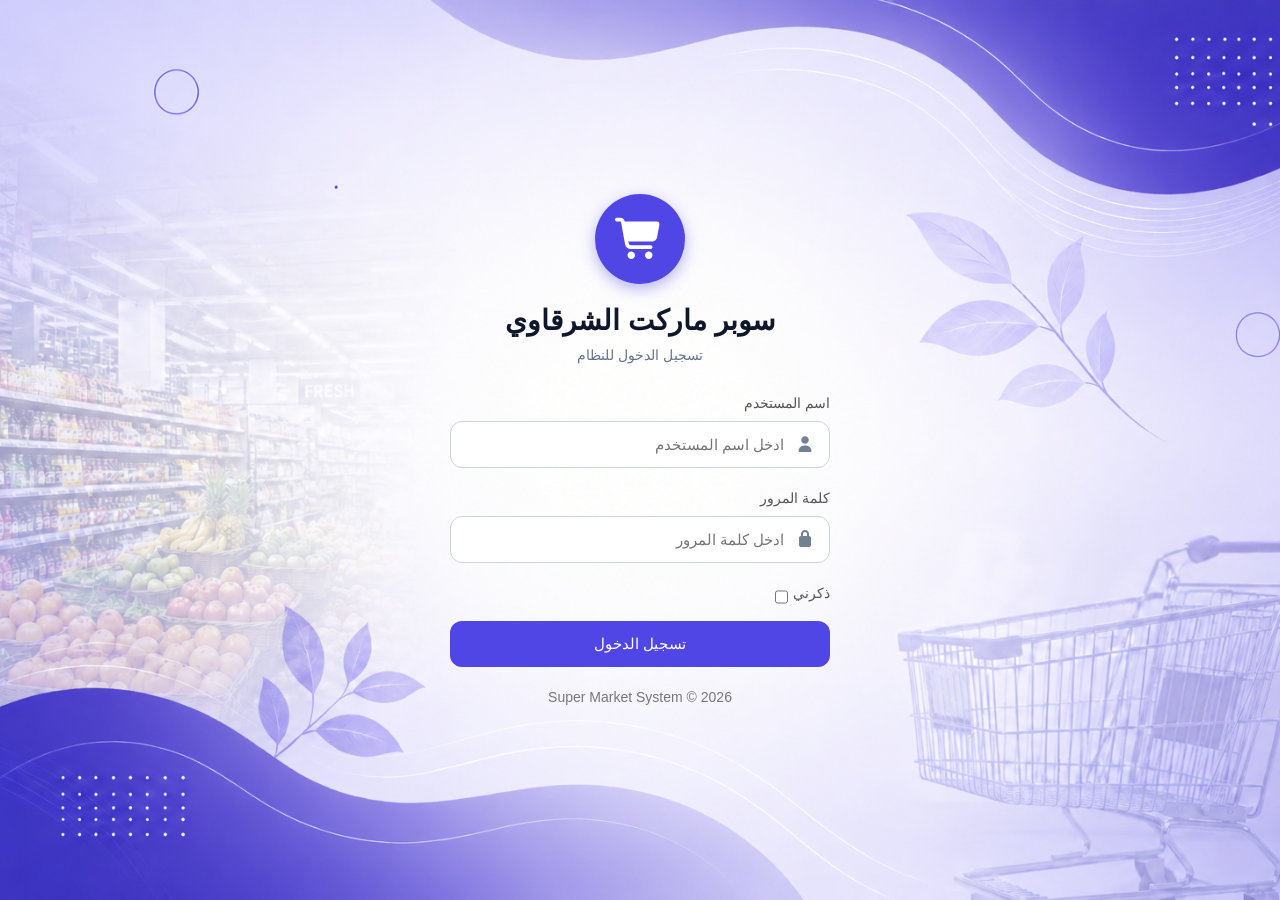
<file: index.html>
<!doctype html>
<html lang="en">
  <head>
    <meta charset="UTF-8" />
    <meta name="viewport" content="width=device-width, initial-scale=1.0" />
    <title>تسجيل الدخول - Super Market</title>
    <link rel="stylesheet" href="css/all.min.css" />
    <link rel="icon" href="" />
    <link rel="stylesheet" href="css/login_style.css" />
    <link rel="stylesheet" href="css/login_layout.css" />
  </head>
  <body>
    <div id="login">
      <div class="container">
        <div class="inner">
          <div class="item">
            <div class="content">
              <div class="head">
                <div class="img">
                  <i class="fa-solid fa-cart-shopping"></i>
                </div>
                <div class="titel">
                  <h2>سوبر ماركت الشرقاوي</h2>
                  <p>تسجيل الدخول للنظام</p>
                </div>
              </div>
              <div class="login">
                <div class="form">
                  <form method="post">
                    <table>
                      <tbody>
                        <tr>
                          <td>
                            <label for="username">اسم المستخدم</label>
                          </td>
                        </tr>
                        <tr>
                          <td class="input">
                            <i class="fa-solid fa-user"></i>
                            <input
                              type="search"
                              id="username"
                              placeholder="ادخل اسم المستخدم"
                            />
                          </td>
                        </tr>
                        <tr>
                          <td>
                            <label for="password">كلمة المرور</label>
                          </td>
                        </tr>
                        <tr>
                          <td class="input">
                            <i class="fa-solid fa-lock"></i>
                            <input
                              type="password"
                              id="password"
                              placeholder="ادخل كلمة المرور"
                            />
                          </td>
                        </tr>
                        <tr>
                          <td>
                            <div class="check">
                              <label for="remindme">ذكرني</label>
                              <input
                                type="checkbox"
                                name="remindme"
                                id="remindme"
                              />
                            </div>
                          </td>
                        </tr>
                        <tr>
                          <!-- js من زرار تسجيل الدخول عند استخدام a يتم حذف  -->
                          <td>
                            <div class="button">
                              <button type="submit"><a href="html/home_page.html" target="_parent">تسجيل الدخول</a></button>
                            </div>
                          </td>
                        </tr>
                      </tbody>
                      <tfoot>
                        <tr>
                          <td>
                            <div class="footer-text">
                              <p>Super Market System © 2026</p>
                            </div>
                          </td>
                        </tr>
                      </tfoot>
                    </table>
                  </form>
                </div>
              </div>
            </div>
          </div>
        </div>
      </div>
    </div>
  </body>
</html>
</file>
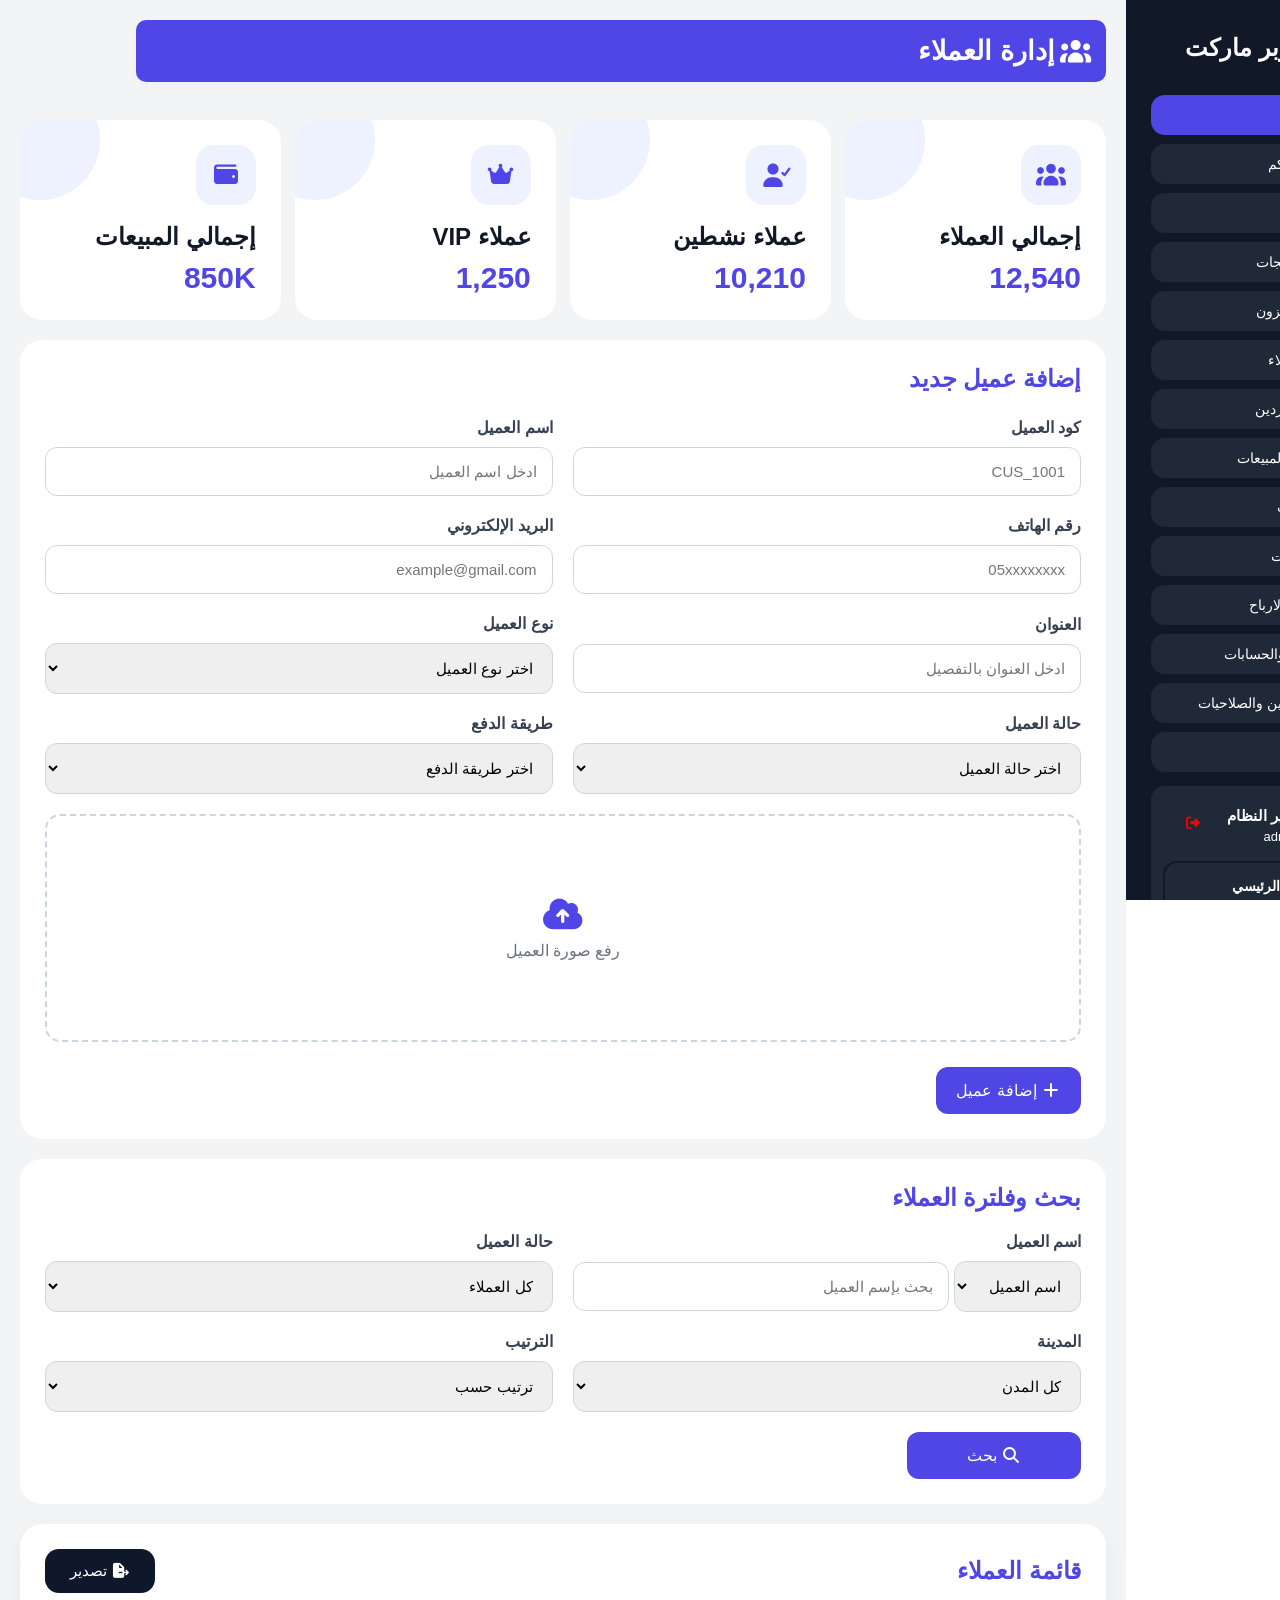
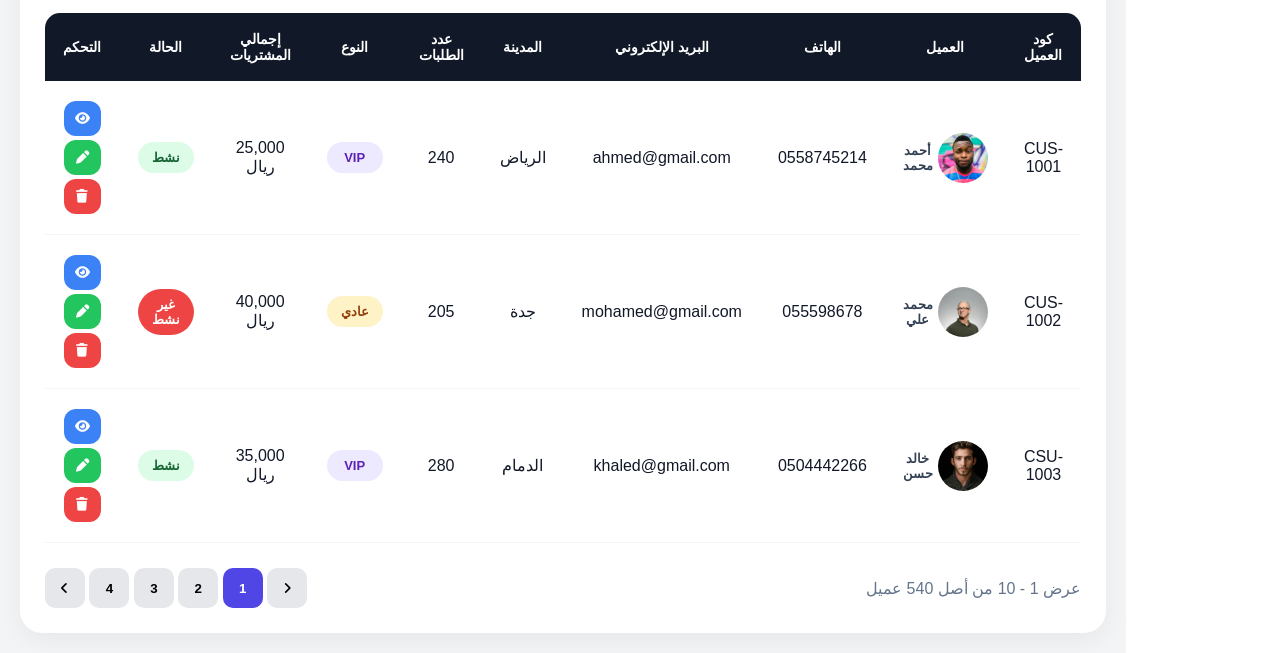
<file: html/customer.html>
<!doctype html>
<html lang="en">
  <head>
    <meta charset="UTF-8" />
    <meta name="viewport" content="width=device-width, initial-scale=1.0" />
    <title>Customer Management - إدارة العملاء</title>
    <link rel="stylesheet" href="../css/all.min.css" />
    <link rel="stylesheet" href="../css/customer_style.css" />
    <link rel="stylesheet" href="../css/customer_layout.css" />
    <link rel="stylesheet" href="../css/customer_media_quarey.css" />
  </head>
  <body>
    <div id="customer">
      <div class="container">
        <div class="inner">
          <iframe
            src="sidebar.html"
            frameborder="0"
            title="sidebar"
            scrolling="no"
          ></iframe>
          <div class="content">
            <div class="header">
              <div class="titel">
                <i class="fa-solid fa-users"></i>
                <h2>إدارة العملاء</h2>
              </div>
              <!-- <div class="used-name">
                <i class="fa-solid fa-user"></i>
                <span> مدير النظام</span>
            </div> -->
            </div>
            <div class="cards">
              <div class="card lg-49 xl-24">
                <div class="card-icon">
                  <i class="fa-solid fa-users"></i>
                </div>
                <h3>إجمالي العملاء</h3>
                <p>12,540</p>
              </div>
              <div class="card lg-49 xl-24">
                <div class="card-icon">
                  <i class="fa-solid fa-user-check"></i>
                </div>
                <h3>عملاء نشطين</h3>
                <p>10,210</p>
              </div>
              <div class="card lg-49 xl-24">
                <div class="card-icon">
                  <i class="fa-solid fa-crown"></i>
                </div>
                <h3>عملاء VIP</h3>
                <p>1,250</p>
              </div>
              <div class="card lg-49 xl-24">
                <div class="card-icon">
                  <i class="fa-solid fa-wallet"></i>
                </div>
                <h3>إجمالي المبيعات</h3>
                <p>850K</p>
              </div>
            </div>
            <div class="add-customers">
              <div class="titel">
                <h3>إضافة عميل جديد</h3>
              </div>
              <div class="customer">
                <div class="input-group lg-49">
                  <label for="cus-code">كود العميل</label>
                  <input type="search" id="cus-code" placeholder="CUS_1001" />
                </div>
                <div class="input-group lg-49">
                  <label for="cus-name">اسم العميل</label>
                  <input
                    type="search"
                    id="cus-name"
                    placeholder="ادخل اسم العميل"
                  />
                </div>
                <div class="input-group lg-49">
                  <label for="cus-phone">رقم الهاتف</label>
                  <input
                    type="tel"
                    id="cus-phone"
                    placeholder="05xxxxxxxx"
                    min="9"
                    max="12"
                    dir="rtl"
                  />
                </div>
                <div class="input-group lg-49">
                  <label for="cus-email">البريد الإلكتروني</label>
                  <input
                    type="email"
                    id="cus-email"
                    placeholder="example@gmail.com"
                  />
                </div>
                <div class="input-group lg-49">
                  <label for="cus-location">العنوان</label>
                  <input
                    type="search"
                    id="cus-location"
                    placeholder="ادخل العنوان بالتفصيل"
                  />
                </div>
                <div class="input-group lg-49">
                  <label for="cus-type">نوع العميل</label>
                  <select name="cus-type" id="cus-type">
                    <option value="cus-all" disabled hidden selected>اختر نوع العميل</option>
                    <option value="cus-regular">عميل عادي</option>
                    <option value="cus-VIP">VIP</option>
                  </select>
                </div>
                <div class="input-group lg-49">
                  <label for="cus-status">حالة العميل</label>
                  <select name="cus-status" id="cus-status">
                    <option value="cus-all" disabled selected hidden>اختر حالة العميل</option>
                    <option value="cus-active">نشط</option>
                    <option value="cus-inactive">غير نشط</option>
                  </select>
                </div>
                <div class="input-group lg-49">
                  <label for="cus-pay">طريقة الدفع</label>
                  <select name="cus-pay" id="cus-pay">
                    <option value="cus-all" disabled selected hidden>اختر طريقة الدفع</option>
                    <option value="cus-cash">كاش</option>
                    <option value="cus-visa">فيزا</option>
                    <option value="cus-mobile-cash">فودافون كاش</option>
                  </select>
                </div>
                <div class="upload-img lg-100">
                  <label for="upload-img">
                    <i class="fa-solid fa-cloud-arrow-up"></i>
                    <p>رفع صورة العميل</p>
                  </label>
                  <input type="file" accept="image/*" hidden id="upload-img" />
                </div>
              </div>
              <div class="button">
                <button type="submit">
                  <i class="fa-solid fa-plus"></i>
                  <span> إضافة عميل</span>
                </button>
              </div>
            </div>
            <div class="filters">
              <div class="titel">
                <h3>بحث وفلترة العملاء</h3>
              </div>
              <div class="filter">
                <div class="input-filter lg-49">
                  <label for="name">اسم العميل</label>
                  <div class="type-filter">
                    <select name="name" id="name">
                      <option value="code">كود العميل</option>
                      <option value="name" selected>اسم العميل</option>
                      <option value="phone">رقم الهاتف</option>
                    </select>
                    <input
                      type="search"
                      id="input-name"
                      placeholder="بحث بإسم العميل"
                    />
                  </div>
                </div>
                <div class="input-filter lg-49">
                  <label for="type">حالة العميل</label>
                  <select name="type" id="type">
                    <option value="all" selected>كل العملاء</option>
                    <option value="regular">عميل عادي</option>
                    <option value="ivp">VIP</option>
                  </select>
                </div>
                <div class="input-filter lg-49">
                  <label for="city">المدينة</label>
                  <select name="city" id="city">
                    <option value="all-city" selected>كل المدن</option>
                    <option value="city-elreid">الرياض</option>
                    <option value="city-jaddah">جدة</option>
                  </select>
                </div>
                <div class="input-filter lg-49">
                  <label for="filter-order">الترتيب</label>
                  <select name="filter-order" id="filter-order">
                    <option value="all-order">ترتيب حسب</option>
                    <option value="lastes-order">الأحدث</option>
                    <option value="most-buoght">الأكثر شراء</option>
                  </select>
                </div>
              </div>
              <div class="button">
                <button type="submit">
                    <i class="fa-solid fa-magnifying-glass"></i>
                    <span>بحث</span>
                </button>
              </div>
            </div>
            <div class="table-box">
                <div class="table-header">
                    <h3>قائمة العملاء</h3>
                    <button class="export">
                      <i class="fa-solid fa-file-export"></i>
                      <span>تصدير</span>
                    </button>
                </div>
                <table>
                    <thead>
                        <tr>
                            <th>كود العميل</th>
                            <th>العميل</th>
                            <th>الهاتف</th>
                            <th>البريد الإلكتروني</th>
                            <th>المدينة</th>
                            <th>عدد الطلبات</th>
                            <th>النوع</th>
                            <th>إجمالي المشتريات</th>
                            <th>الحالة</th>
                            <th>التحكم</th>
                        </tr>
                    </thead>
                    <tbody>
                        <tr>
                            <td>CUS-1001</td>
                            <td>
                                <div class="cus-img">
                                <img src="../images/avatar-1.jpg" alt="avatar" w-100>
                                <h4>أحمد محمد</h4>
                                </div>
                            </td>
                            <td>0558745214</td>
                            <td>ahmed@gmail.com</td>
                            <td>الرياض</td>
                            <td>240</td>
                            <td>
                                <div class="vip status">
                                    <span>VIP</span>
                                </div>
                            </td>
                            <td>25,000 ريال</td>
                            <td>
                                <div class="active status">
                                    <span>نشط</span>
                                </div>
                            </td>
                            <td>
                                <div class="button-control">
                                    <button class="view">
                                        <i class="fa-solid fa-eye"></i>
                                    </button>
                                    <button class="edit">
                                        <i class="fa-solid fa-pen"></i>
                                    </button>
                                    <button class="delete">
                                        <i class="fa-solid fa-trash"></i>
                                    </button>
                                </div>
                            </td>
                        </tr>
                        <tr>
                            <td>CUS-1002</td>
                            <td>
                                <div class="cus-img">
                                    <img src="../images/avatar-2.jpg" alt="avatar" w-100>
                                    <h4>محمد علي</h4>
                                </div>
                            </td>
                            <td>055598678</td>
                            <td>mohamed@gmail.com</td>
                            <td>جدة</td>
                            <td>205</td>
                            <td>
                                <div class="regular status">
                                    <span>عادي</span>
                                </div>
                            </td>
                            <td>40,000 ريال</td>
                            <td>
                                <div class="inactive status">
                                    <span>غير نشط</span>
                                </div>
                            </td>
                            <td>
                                <div class="button-control">
                                    <button class="view">
                                        <i class="fa-solid fa-eye"></i>
                                    </button>
                                    <button class="edit">
                                        <i class="fa-solid fa-pen"></i>
                                    </button>
                                    <button class="delete">
                                        <i class="fa-solid fa-trash"></i>
                                    </button>
                                </div>
                            </td>
                        </tr>
                        <tr>
                            <td>CSU-1003</td>
                            <td>
                                <div class="cus-img">
                                <img src="../images/avatar-3.jpg" alt="avatar" w-100>
                                <h4>خالد حسن</h4>
                                </div>
                            </td>
                            <td>0504442266</td>
                            <td>khaled@gmail.com</td>
                            <td>الدمام</td>
                            <td>280</td>
                            <td>
                                <div class="vip status">
                                    <span>VIP</span>
                                </div>
                            </td>
                            <td>35,000 ريال</td>
                            <td>
                                <div class="active status">
                                    <span>نشط</span>
                                </div>
                            </td>
                            <td>
                                <div class="button-control">
                                    <button class="view">
                                        <i class="fa-solid fa-eye"></i>
                                    </button>
                                    <button class="edit">
                                        <i class="fa-solid fa-pen"></i>
                                    </button>
                                    <button class="delete">
                                        <i class="fa-solid fa-trash"></i>
                                    </button>
                                </div>
                            </td>
                        </tr>
                    </tbody>
                </table>
                <div class="pagination">
                    <div class="page-count">
                        <p>
                            عرض 1 - 10 من أصل 540 عميل
                        </p>
                    </div>
                    <div class="pages">
                        <button>
                            <i class="fa-solid fa-angle-right"></i>
                        </button>
                        <button class="active">1</button>
                        <button>2</button>
                        <button>3</button>
                        <button>4</button>
                        <button>
                            <i class="fa-solid fa-angle-left"></i>
                        </button>
                    </div>
                </div>
            </div>
          </div>
        </div>
      </div>
    </div>
  </body>
</html>
</file>
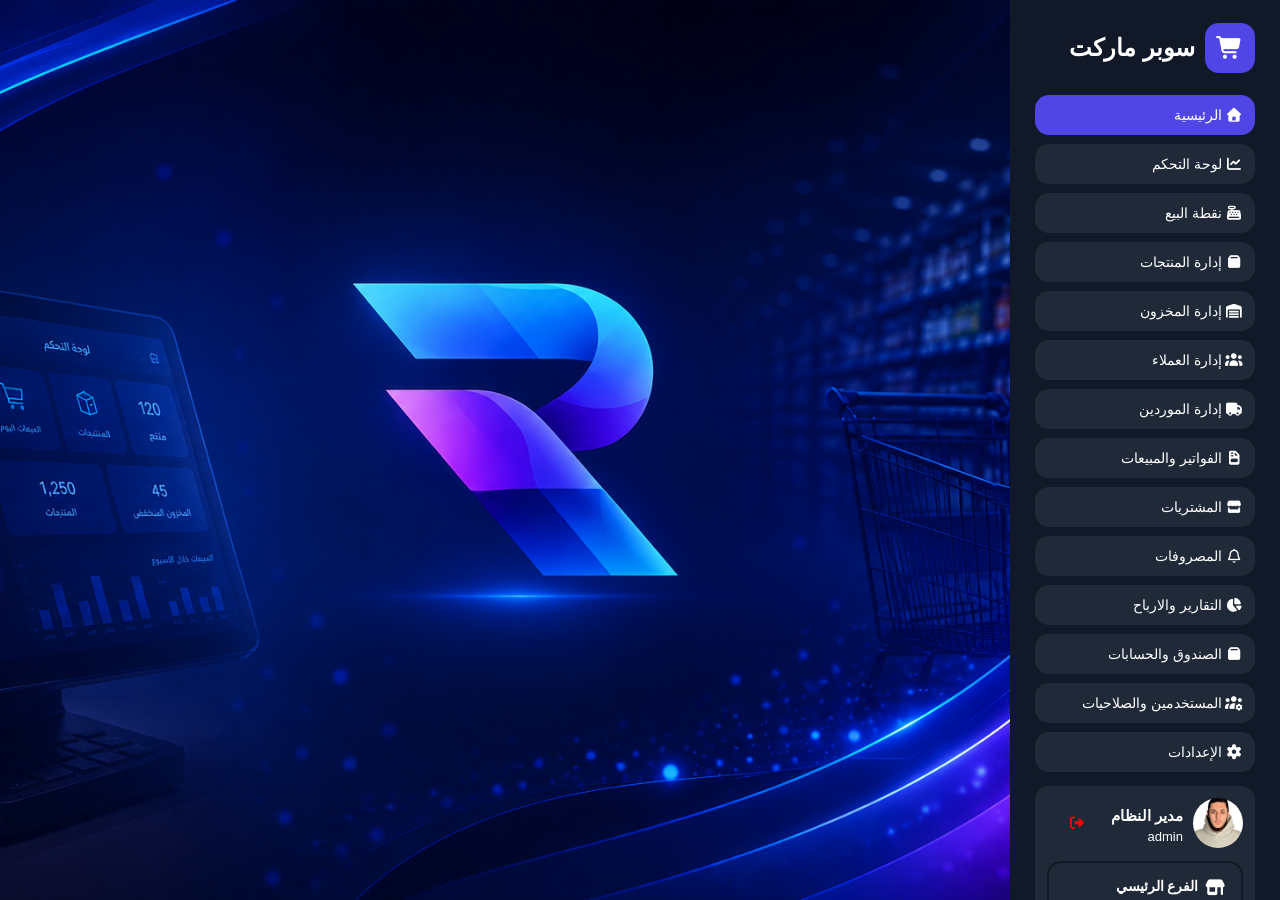
<file: html/home_page.html>
<!DOCTYPE html>
<html lang="en">
<head>
    <meta charset="UTF-8">
    <meta name="viewport" content="width=device-width, initial-scale=1.0">
    <title>Document</title>
    <link rel="stylesheet" href="../css/all.min.css">
    <link rel="stylesheet" href="../css/home_page_style.css">
    <link rel="stylesheet" href="../css/home_page_layout.css">
    <link rel="stylesheet" href="">
</head>
<body>
    <div id="home">
        <div class="container">
            <div class="inner">
                <iframe src="sidebar.html" frameborder="0" title="sidebar" scrolling="no"></iframe>
                <div class="content"></div>
            </div>
        </div>
    </div>
</body>
</html>
</file>
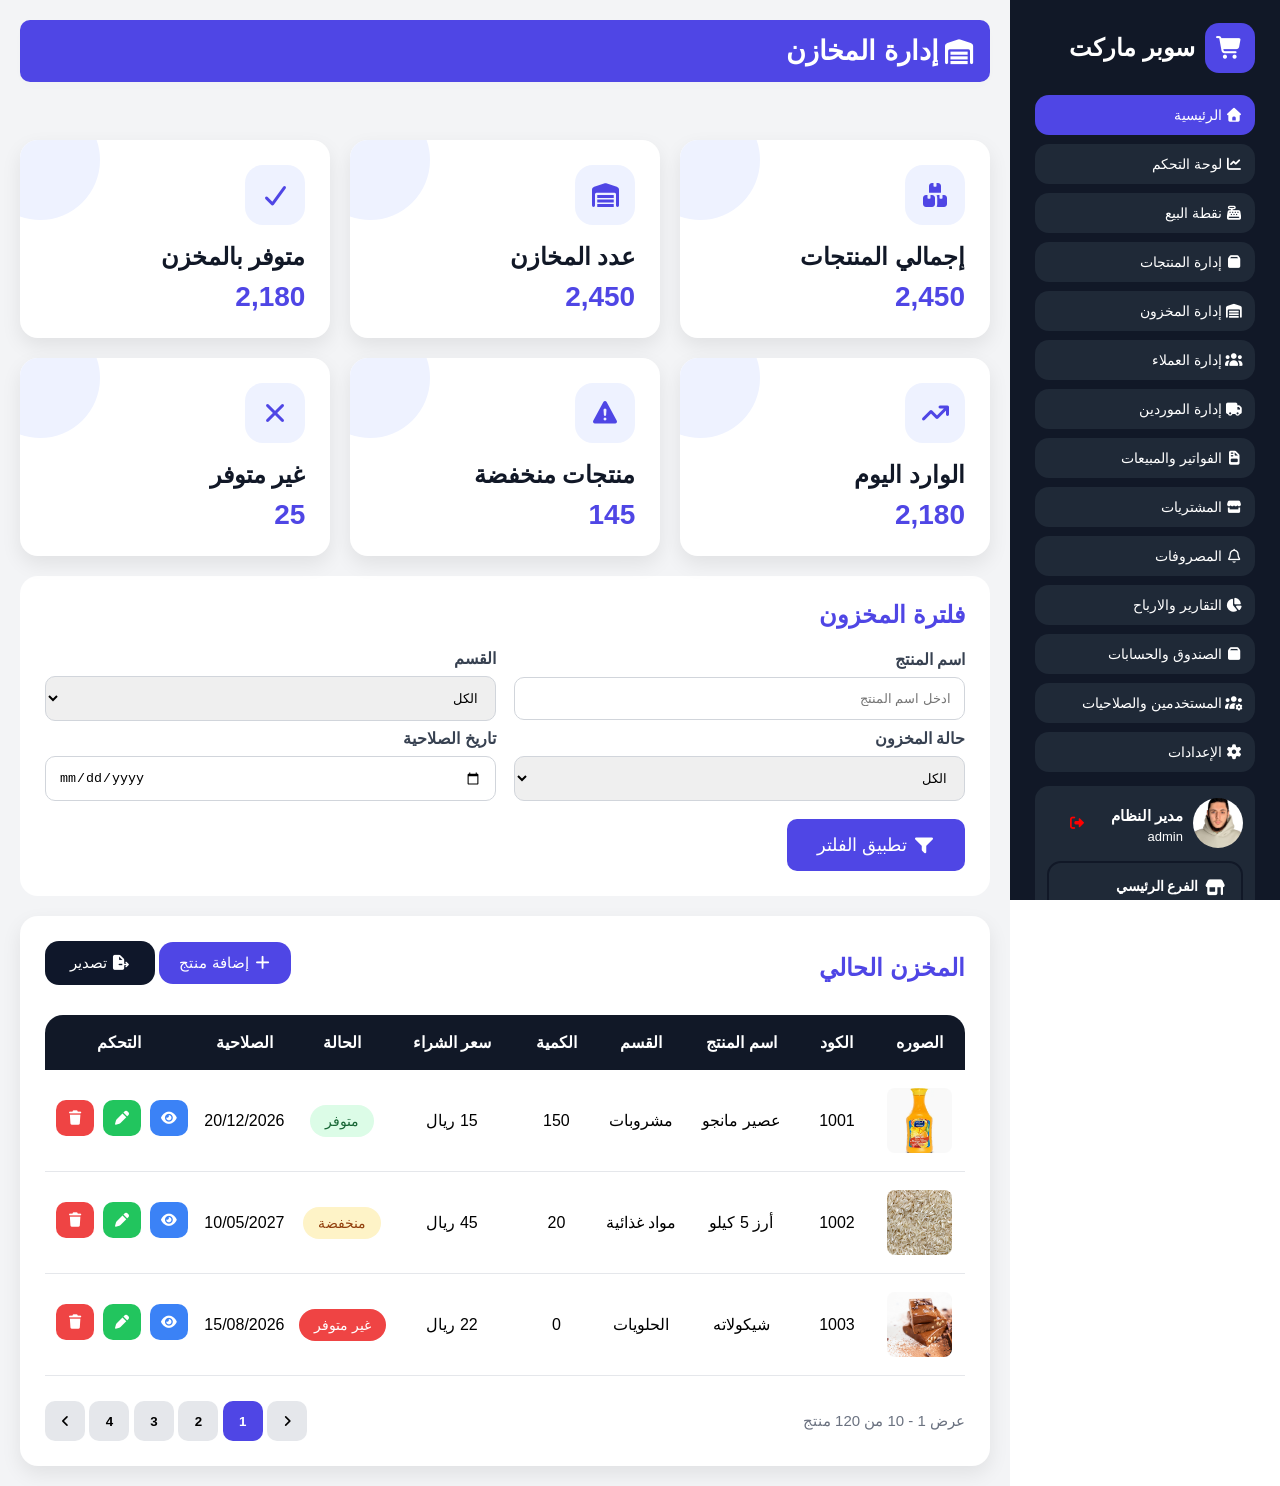
<file: html/inventory.html>
<!doctype html>
<html>
  <head>
    <meta charset="UTF-8" />
    <meta name="viewport" content="width=device-width, initial-scale=1.0" />
    <title>Inventory Management - إدارة المخزون</title>
    <link rel="stylesheet" href="../css/all.min.css" />
    <link rel="stylesheet" href="../css/inventory_style.css" />
    <link rel="stylesheet" href="../css/inventory_layout.css" />
    <link
      rel="stylesheet"
      href="../css/inventory_media_quarey.css"
    />
  </head>
  <body>
    <div id="inventory">
      <div class="container">
        <div class="inner d-flex">
          <iframe
            src="sidebar.html"
            frameborder="0"
            title="sidebar"
            scrolling="no"
          ></iframe>
          <div class="content">
            <div class="header">
              <div class="titel">
                <i class="fa-solid fa-warehouse"></i>
                <h2>إدارة المخازن</h2>
              </div>
              <!-- <div class="used-name">
                <i class="fa-solid fa-user"></i>
                <span> مدير النظام</span>
              </div> -->
            </div>
            <div class="cards">
              <div class="card lg-32">
                <div class="card-icon">
                  <i class="fa-solid fa-boxes-stacked"></i>
                </div>
                <h3>إجمالي المنتجات</h3>
                <span>2,450</span>
              </div>
              <div class="card lg-32">
                <div class="card-icon">
                  <i class="fa-solid fa-warehouse"></i>
                </div>
                <h3>عدد المخازن</h3>
                <span>2,450</span>
              </div>
              <div class="card lg-32">
                <div class="card-icon">
                  <i class="fa-solid fa-check"></i>
                </div>
                <h3>متوفر بالمخزن</h3>
                <span>2,180</span>
              </div>
              <div class="card lg-32">
                <div class="card-icon">
                  <i class="fa-solid fa-arrow-trend-up"></i>
                </div>
                <h3>الوارد اليوم</h3>
                <span>2,180</span>
              </div>
              <div class="card lg-32">
                <div class="card-icon">
                  <i class="fa-solid fa-triangle-exclamation"></i>
                </div>
                <h3>منتجات منخفضة</h3>
                <span>145</span>
              </div>
              <div class="card lg-32">
                <div class="card-icon">
                  <i class="fa-solid fa-xmark"></i>
                </div>
                <h3>غير متوفر</h3>
                <span>25</span>
              </div>
            </div>
            <div class="filters">
              <h3>فلترة المخزون</h3>
              <div class="filter-box">
                <div class="filter-group lg-49 xl-24">
                  <label for="pro-name">اسم المنتج</label>
                  <input
                    type="search"
                    id="pro-name"
                    placeholder="ادخل اسم المنتج"
                  />
                </div>
                <div class="filter-group lg-49 xl-24">
                  <label for="department">القسم</label>
                  <select name="department" id="department">
                    <option value="all" selected>الكل</option>
                    <option value="drink">مشروبات</option>
                    <option value="foot">مواد غذائيه</option>
                    <option value="sweet">حلويات</option>
                  </select>
                </div>
                <div class="filter-group lg-49 xl-24">
                  <label for="inventory-box">حالة المخزون</label>
                  <select name="inventory-box" id="inventory-box">
                    <option value="all" selected>الكل</option>
                    <option value="available">متوفر</option>
                    <option value="low">منخفض</option>
                    <option value="unavailable">غير متوفر</option>
                  </select>
                </div>
                <div class="filter-group lg-49 xl-24">
                  <label for="expaier">تاريخ الصلاحية</label>
                  <input type="date" id="expaier" placeholder="mm/dd/yyyy" />
                </div>
                <button type="submit">
                  <i class="fa-solid fa-filter"></i>
                  <span>تطبيق الفلتر</span>
                </button>
              </div>
            </div>
            <div class="table-box">
              <div class="table-header">
                <h3>المخزن الحالي</h3>
                <div class="button">
                  <button type="submit" class="status add">
                    <i class="fa-solid fa-plus"></i>
                    <span><a href="product.html" target="_parent">إضافة منتج</a></span>
                  </button>
                  <button class="status export">
                    <i class="fa-solid fa-file-export"></i>
                    <span>تصدير</span>
                  </button>
                </div>
              </div>
              <div class="table-body">
                <table>
                  <thead>
                    <tr>
                      <th>الصوره</th>
                      <th>الكود</th>
                      <th>اسم المنتج</th>
                      <th>القسم</th>
                      <th>الكمية</th>
                      <th>سعر الشراء</th>
                      <th>الحالة</th>
                      <th>الصلاحية</th>
                      <th>التحكم</th>
                    </tr>
                  </thead>
                  <tbody>
                    <tr>
                      <td class="img">
                        <img w-100 src="../images/mango.webp" alt="mango">
                      </td>
                      <td>1001</td>
                      <td>عصير مانجو</td>
                      <td>مشروبات</td>
                      <td>150</td>
                      <td>15 ريال</td>
                      <td><span class="available status">متوفر</span></td>
                      <td>20/12/2026</td>
                      <td>
                        <button class="status view">
                          <i class="fa-solid fa-eye"></i>
                        </button>
                        <button class="status edit">
                          <i class="fa-solid fa-pen"></i>
                        </button>
                        <button class="status delete">
                          <i class="fa-solid fa-trash"></i>
                        </button>
                      </td>
                    </tr>
                    <tr>
                      <td class="img">
                        <img src="../images/rice.jpg" alt="rice">
                      </td>
                      <td>1002</td>
                      <td>أرز 5 كيلو</td>
                      <td>مواد غذائية</td>
                      <td>20</td>
                      <td>45 ريال</td>
                      <td><span class="low status">منخفضة</span></td>
                      <td>10/05/2027</td>
                      <td>
                        <button class="status view">
                          <i class="fa-solid fa-eye"></i>
                        </button>
                        <button class="status edit">
                          <i class="fa-solid fa-pen"></i>
                        </button>
                        <button class="status delete">
                          <i class="fa-solid fa-trash"></i>
                        </button>
                      </td>
                    </tr>
                    <tr>
                      <td class="img">
                        <img w-100 src="../images/chocolate.jpg" alt="chocolate">
                      </td>
                      <td>1003</td>
                      <td>شيكولاته</td>
                      <td>الحلويات</td>
                      <td>0</td>
                      <td>22 ريال</td>
                      <td><span class="unavailable status">غير متوفر</span></td>
                      <td>15/08/2026</td>
                      <td>
                        <button class="status view">
                          <i class="fa-solid fa-eye"></i>
                        </button>
                        <button class="status edit">
                          <i class="fa-solid fa-pen"></i>
                        </button>
                        <button class="status delete">
                          <i class="fa-solid fa-trash"></i>
                        </button>
                      </td>
                    </tr>
                  </tbody>
                </table>
              </div>
              <div class="pagination">
                <div class="page-count">
                  <p>عرض 1 - 10 من 120 منتج</p>
                </div>
                <div class="pages">
                  <button type="submit"><i class="fa-solid fa-angle-right"></i></button>
                  <button type="submit" class="active">1</button>
                  <button type="submit">2</button>
                  <button type="submit">3</button>
                  <button type="submit">4</button>
                  <button type="submit"><i class="fa-solid fa-angle-left"></i></button>
                </div>
              </div>
            </div>
          </div>
        </div>
      </div>
    </div>
  </body>
</html>
</file>
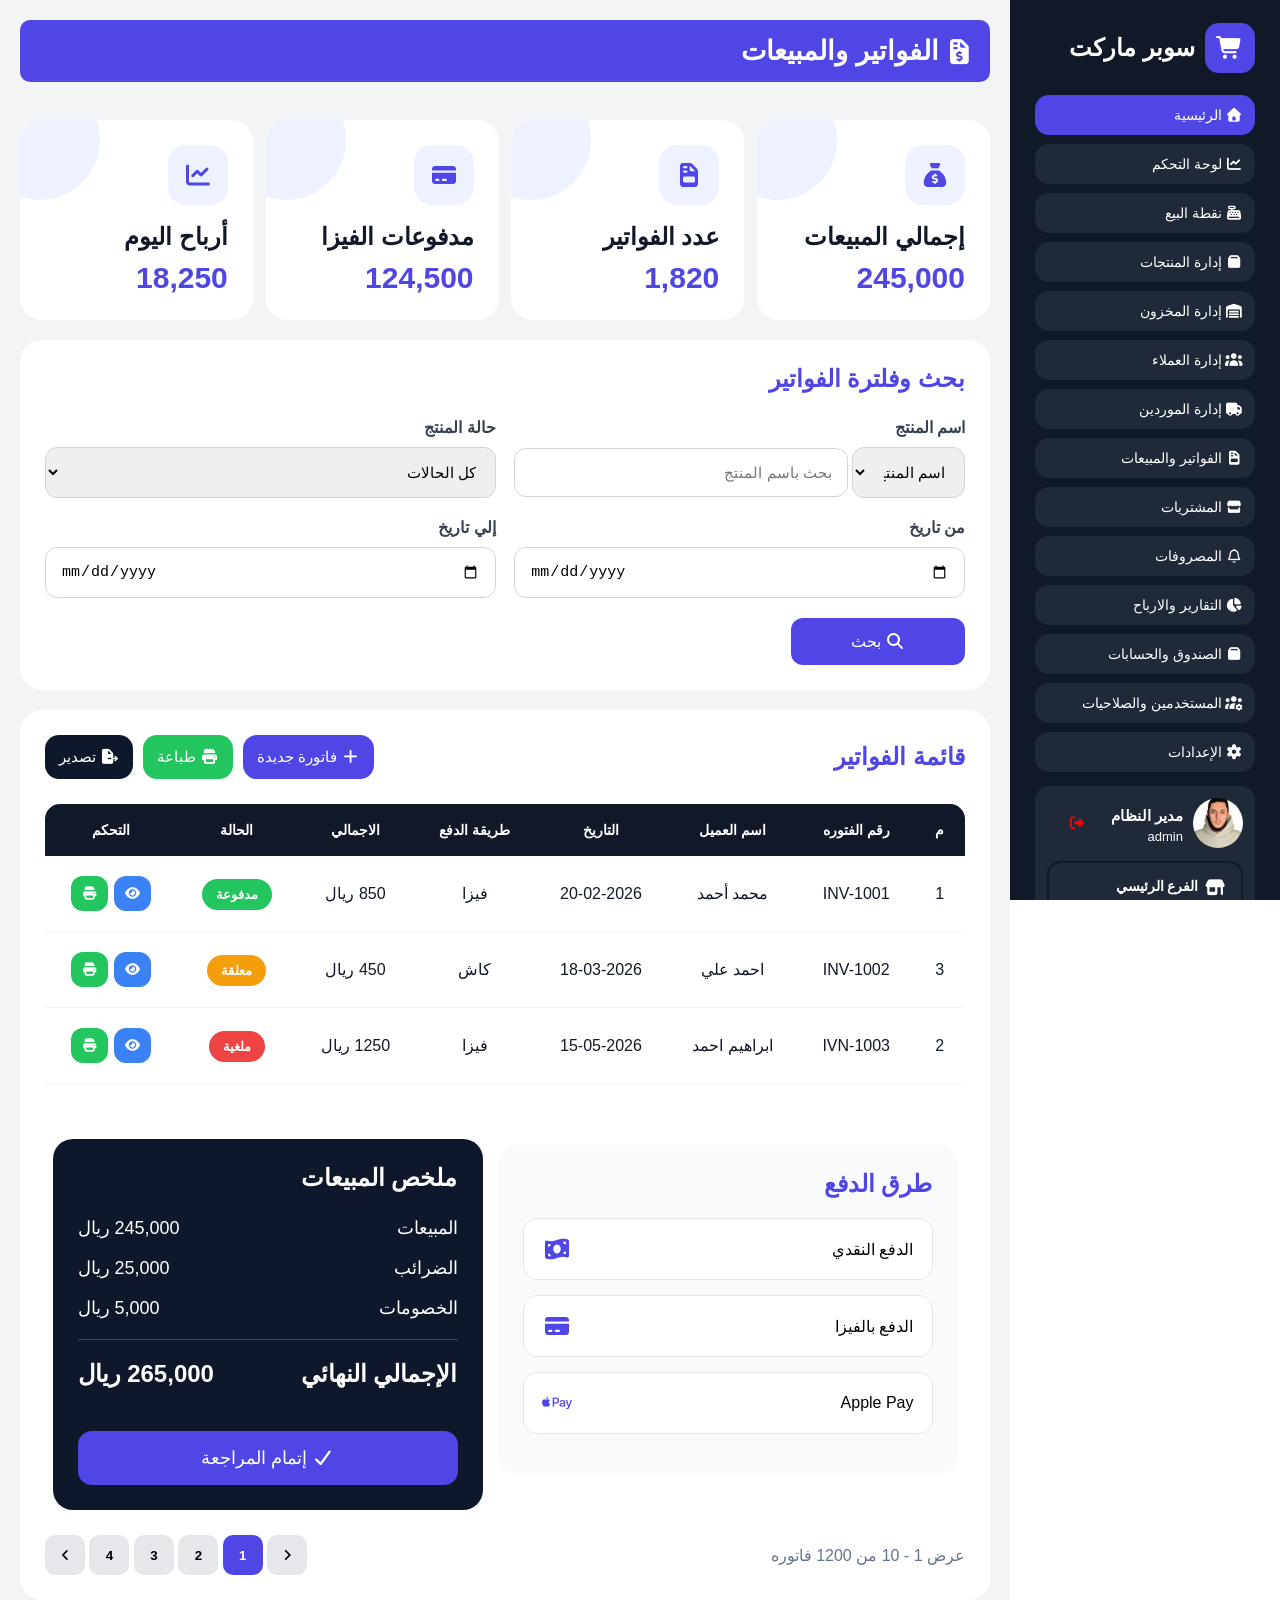
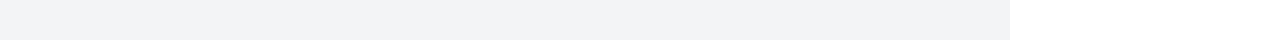
<file: html/invoices_sales.html>
<!DOCTYPE html>
<html lang="en">
<head>
    <meta charset="UTF-8">
    <meta name="viewport" content="width=device-width, initial-scale=1.0">
    <title>Invoices and Sales - الفواتير والمبيعات</title>
    <link rel="stylesheet" href="../css/all.min.css">
    <link rel="stylesheet" href="../css/invoices_sales_style.css">
    <link rel="stylesheet" href="../css/invoices_sales_layout.css">
    <link rel="stylesheet" href="../css/invoices_sales_media_quarey.css">
</head>
<body>
    <div id="sales">
        <div class="container">
            <div class="inner">
                <iframe src="sidebar.html" frameborder="0" title="sidebar" scrolling="no"></iframe>
                <div class="content">
                    <div class="header">
                        <div class="titel">
                            <i class="fa-solid fa-file-invoice-dollar"></i>
                            <h2>الفواتير والمبيعات</h2>
                        </div>
                        <!-- <div class="used-name">
                            <i class="fa-solid fa-user"></i>
                            <span> مدير النظام</span>
                        </div> -->
                    </div>
                    <div class="cards">
                        <div class="card lg-49 xl-24">
                            <div class="card-icon">
                                <i class="fa-solid fa-sack-dollar"></i>
                            </div>
                            <h3>إجمالي المبيعات</h3>
                            <span>245,000</span>
                        </div>
                        <div class="card lg-49 xl-24">
                            <div class="card-icon">
                                <i class="fa-solid fa-file-invoice"></i>
                            </div>
                            <h3>عدد الفواتير</h3>
                            <span>1,820</span>
                        </div>
                        <div class="card lg-49 xl-24">
                            <div class="card-icon">
                                <i class="fa-solid fa-credit-card"></i>
                            </div>
                            <h3>مدفوعات الفيزا</h3>
                            <span>124,500</span>
                        </div>
                        <div class="card lg-49 xl-24">
                            <div class="card-icon">
                                <i class="fa-solid fa-chart-line"></i>
                            </div>
                            <h3>أرباح اليوم</h3>
                            <span>18,250</span>
                        </div>
                    </div>
                    <div class="filters">
                        <div class="titel">
                                <h3>بحث وفلترة الفواتير</h3>
                        </div>
                        <div class="filter">
                            <div class="input-filter xl-49">
                                    <label for="pro-name">اسم المنتج</label>
                                    <div class="type-filter">
                                        <select name="name" id="name">
                                            <option value="code">الباركود</option>
                                            <option value="name" selected>اسم المنتج</option>
                                        </select>
                                        <input type="search" id="pro-name" placeholder="بحث باسم المنتج">
                                    </div>
                            </div>
                            <div class="input-filter xl-49">
                                    <label for="pro-status">حالة المنتج</label>
                                    <select name="pro-status" id="pro-status">
                                        <option value="all" selected>كل الحالات</option>
                                        <option value="payed">مدفوعة</option>
                                        <option value="suspended">معلقة</option>
                                        <option value="canceled">ملغية</option>
                                    </select>
                            </div>
                            <div class="input-filter xl-49" dir="rtl">
                                    <label for="start-date">من تاريخ</label>
                                    <input type="date" id="start-date" placeholder="mm/dd/yyyy" dir="rtl">
                            </div>
                            <div class="input-filter xl-49">
                                    <label for="end-date">إلي تاريخ</label>
                                    <input type="date" id="end-date" placeholder="mm/dd/yyyy" dir="rtl">
                            </div>
                        </div>
                        <div class="button">
                            <button type="button">
                                <i class="fa-solid fa-magnifying-glass"></i>
                                <span>بحث</span>
                            </button>
                        </div>
                    </div>
                    <div class="invoices-box">
                        <div class="invoices-header">
                            <h3>قائمة الفواتير</h3>
                            <div class="actions">
                                <button class="status add">
                                    <i class="fa-solid fa-plus"></i>
                                    <span><a href="point_of_sale.html">فاتورة جديدة</a></span>
                                </button>
                                <button class="status print">
                                    <i class="fa-solid fa-print"></i>
                                    <span>طباعة</span>
                                </button>
                                <button class="status export">
                                    <i class="fa-solid fa-file-export"></i>
                                    <span>تصدير</span>
                                </button>
                            </div>
                        </div>
                        <table>
                            <thead>
                                <tr>
                                    <th>م</th>
                                    <th>رقم الفتوره</th>
                                    <th>اسم العميل</th>
                                    <th>التاريخ</th>
                                    <th>طريقة الدفع</th>
                                    <th>الاجمالي</th>
                                    <th>الحالة</th>
                                    <th>التحكم</th>
                                </tr>
                            </thead>
                            <tbody>
                                <tr>
                                    <td>1</td>
                                    <td>INV-1001</td>
                                    <td>محمد أحمد</td>
                                    <td>20-02-2026</td>
                                    <td>فيزا</td>
                                    <td>850 ريال</td>
                                    <td>
                                        <span class="payed">مدفوعة</span>
                                    </td>
                                    <td>
                                        <button class="status view">
                                            <i class="fa-solid fa-eye"></i>
                                        </button>
                                        <button class="status print">
                                            <i class="fa-solid fa-print"></i>
                                        </button>
                                    </td>
                                </tr>
                                <tr>
                                    <td>3</td>
                                    <td>INV-1002</td>
                                    <td>احمد علي</td>
                                    <td>18-03-2026</td>
                                    <td>كاش</td>
                                    <td>450 ريال</td>
                                    <td>
                                        <span class="suspended">معلقة</span>
                                    </td>
                                    <td>
                                        <button class="status view">
                                            <i class="fa-solid fa-eye"></i>
                                        </button>
                                        <button class="status print">
                                            <i class="fa-solid fa-print"></i>
                                        </button>
                                    </td>
                                </tr>
                                <tr>
                                    <td>2</td>
                                    <td>IVN-1003</td>
                                    <td>ابراهيم احمد</td>
                                    <td>15-05-2026</td>
                                    <td>فيزا</td>
                                    <td>1250 ريال</td>
                                    <td>
                                        <span class="canceled">ملغية</span>
                                    </td>
                                    <td>
                                        <button class="status view">
                                            <i class="fa-solid fa-eye"></i>
                                        </button>
                                        <button class="status print">
                                            <i class="fa-solid fa-print"></i>
                                        </button>
                                    </td>
                                </tr>
                            </tbody>
                        </table>
                        <div class="summary">
                            <div class="methods-pay xl-44">
                                <h3>طرق الدفع</h3>
                                <div class="pay-box">
                                    <span>الدفع النقدي</span>
                                    <i class="fa-solid fa-money-bill-wave"></i>
                                </div>
                                <div class="pay-box">
                                    <span>الدفع بالفيزا</span>
                                    <i class="fa-solid fa-credit-card"></i>
                                </div>
                                <div class="pay-box">
                                    <span>Apple Pay</span>
                                    <i class="fa-brands fa-apple-pay"></i>
                                </div>
                            </div>
                            <div class="total-box xl-35">
                                <h3>ملخص المبيعات</h3>
                                <div class="total-item">
                                    <span>المبيعات</span>
                                    <span>245,000 ريال</span>
                                </div>
                                <div class="total-item">
                                    <span>الضرائب</span>
                                    <span>25,000 ريال</span>
                                </div>
                                <div class="total-item">
                                    <span>الخصومات</span>
                                    <span>5,000 ريال</span>
                                </div>
                                <div class="total-item final">
                                    <span>الإجمالي النهائي</span>
                                    <span>265,000 ريال</span>
                                </div>
                                <button class="checkout">
                                    <i class="fa-solid fa-check"></i>
                                    <span>إتمام المراجعة</span>
                                </button>
                            </div>
                        </div>
                        <div class="pagination">
                            <div class="page-count">
                                <p>عرض 1 - 10 من 1200 فاتوره</p>
                            </div>
                            <div class="pages">
                                <button>
                                    <i class="fa-solid fa-angle-right"></i>
                                </button>
                                <button class="active">1</button>
                                <button>2</button>
                                <button>3</button>
                                <button>4</button>
                                <button>
                                    <i class="fa-solid fa-angle-left"></i>
                                </button>
                            </div>
                        </div>
                    </div>
                </div>
            </div>
        </div>
    </div>
</body>
</html>
</file>
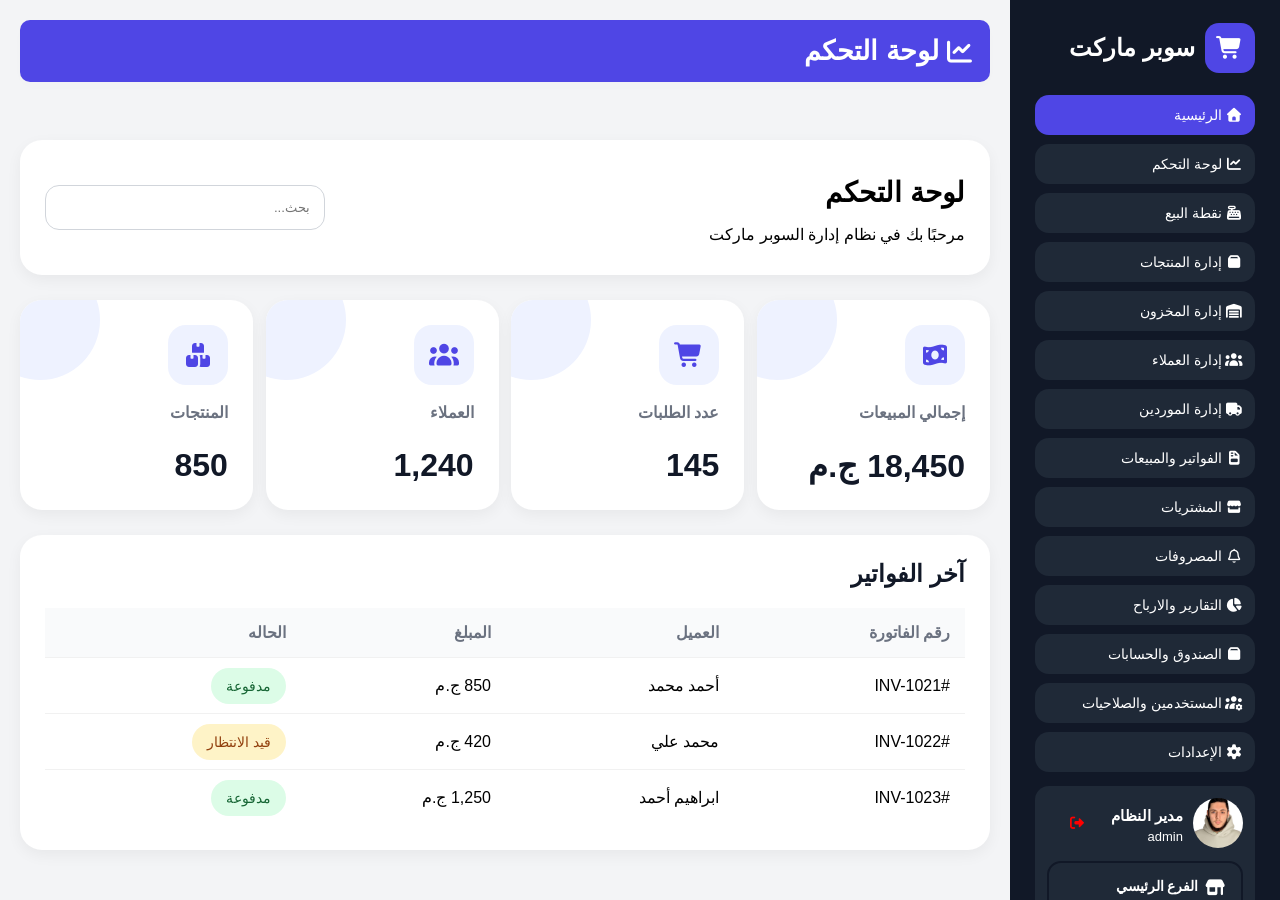
<file: html/main_control_panel.html>
<!doctype html>
<html lang="en">
  <head>
    <meta charset="UTF-8" />
    <meta name="viewport" content="width=device-width, initial-scale=1.0" />
    <title>Main Control Panel</title>
    <link rel="stylesheet" href="../css/all.min.css" />
    <link rel="stylesheet" href="../css/main_contral_panel_style.css" />
    <link rel="stylesheet" href="../css/main_contral_panel_layout.css" />
    <link rel="stylesheet" href="../css/main-colnrol_media_quarey.css" />
  </head>
  <body>
    <div id="main-control">
      <div class="container">
        <div class="inner d-flex">
          <iframe src="sidebar.html" frameborder="0" title="sidebar" scrolling="no"></iframe>
          <!-- <div class="sidebar">
            <div class="content-bar">
              <div class="top-bar">
                <div class="logo">
                  <i class="fa-solid fa-cart-shopping"></i>
                </div>
                <div class="titel">
                  <h2>سوبر ماركت</h2>
                </div>
              </div>
              <div class="menus">
                <a href="../html/main_control_panel.html" class="active">
                  <i class="fa-solid fa-house"></i>
                  <span>الرئيسية</span>
                </a>

                <a href="../html/point_of_sale.html">
                  <i class="fa-solid fa-cash-register"></i>
                  <span>نقطة البيع</span>
                </a>

                <a href="">
                  <i class="fa-solid fa-box"></i>
                  <span>إدارة المنتجات</span>
                </a>

                <a href="">
                  <i class="fa-solid fa-warehouse"></i>
                  <span>إدارة المخزون</span>
                </a>

                <a href="">
                  <i class="fa-solid fa-users"></i>
                  <span>إدارة العملاء</span>
                </a>
                <a href="">
                  <i class="fa-solid fa-boxes-packing"></i>
                  <span>إدارة الموردين</span>
                </a>

                <a href="">
                  <i class="fa-solid fa-receipt"></i>
                  <span>الفواتير والمبيعات</span>
                </a>

                <a href="">
                  <i class="fa-solid fa-store"></i>
                  <span>المشتريات</span>
                </a>

                <a href="">
                  <i class="fa-regular fa-bell"></i>
                  <span>المصروفات</span>
                </a>

                <a href="">
                  <i class="fa-solid fa-money-bill-trend-up"></i>
                  <span>التقارير والارباح</span>
                </a>

                <a href="">
                  <i class="fa-solid fa-box"></i>
                  <span>الصندوق والحسابات</span>
                </a>

                <a href="">
                  <i class="fa-solid fa-users-gear"></i>
                  <span>المستخدمين والصلاحيات</span>
                </a>

                <a href="">
                  <i class="fa-solid fa-gear"></i>
                  <span>الإعدادات</span>
                </a>
              </div>
              <div class="used-name">
                <div class="used">
                  <div>
                    <i class="fa-solid fa-user"></i>
                  </div>
                  <div>
                    <h3>مدير النظام</h3>
                    <span>admin</span>
                  </div>
                </div>
                <div class="branch">
                  <i class="fa-solid fa-shop"></i>
                  <h3>الفرع الرئيسي</h3>
                </div>
              </div>
            </div>
          </div> -->
          <div class="content">
            <div class="header">
              <div class="titel">
                <i class="fa-solid fa-chart-line"></i>
                <h2>لوحة التحكم</h2>
              </div>
              <!-- <div class="used-name">
                <i class="fa-solid fa-user"></i>
                <span> مدير النظام</span>
              </div> -->
            </div>
            <div class="search-bar">
              <div class="titel">
                <h2>لوحة التحكم</h2>
                <p>مرحبًا بك في نظام إدارة السوبر ماركت</p>
              </div>
              <input type="search" placeholder="بحث..." />
            </div>
            <div class="items">
              <div class="item lg-49 xl-24">
                <div class="icon">
                  <i class="fa-solid fa-money-bill-wave"></i>
                </div>
                <h3>إجمالي المبيعات</h3>
                <span>18,450 ج.م</span>
              </div>
              <div class="item lg-49 xl-24">
                <div class="icon">
                  <i class="fa-solid fa-cart-shopping"></i>
                </div>
                <h3>عدد الطلبات</h3>
                <span>145</span>
              </div>
              <div class="item lg-49 xl-24">
                <div class="icon">
                  <i class="fa-solid fa-users"></i>
                </div>
                <h3>العملاء</h3>
                <span>1,240</span>
              </div>
              <div class="item lg-49 xl-24">
                <div class="icon">
                  <i class="fa-solid fa-boxes-stacked"></i>
                </div>
                <h3>المنتجات</h3>
                <span>850</span>
              </div>
            </div>
            <div class="last-bills">
              <table>
                <h2>آخر الفواتير</h2>
                <thead>
                  <tr>
                    <th>رقم الفاتورة</th>
                    <th>العميل</th>
                    <th>المبلغ</th>
                    <th>الحاله</th>
                  </tr>
                </thead>
                <tbody>
                  <tr>
                    <td>#INV-1021</td>
                    <td>أحمد محمد</td>
                    <td>850 ج.م</td>
                    <td><span class="status paid">مدفوعة</span></td>
                  </tr>
                  <tr>
                    <td>#INV-1022</td>
                    <td>محمد علي</td>
                    <td>420 ج.م</td>
                    <td><span class="status pending">قيد الانتظار</span></td>
                  </tr>
                  <tr>
                    <td>#INV-1023</td>
                    <td>ابراهيم أحمد</td>
                    <td>1,250 ج.م</td>
                    <td><span class="status paid">مدفوعة</span></td>
                  </tr>
                </tbody>
              </table>
            </div>
          </div>
        </div>
      </div>
    </div>
  </body>
</html>
</file>
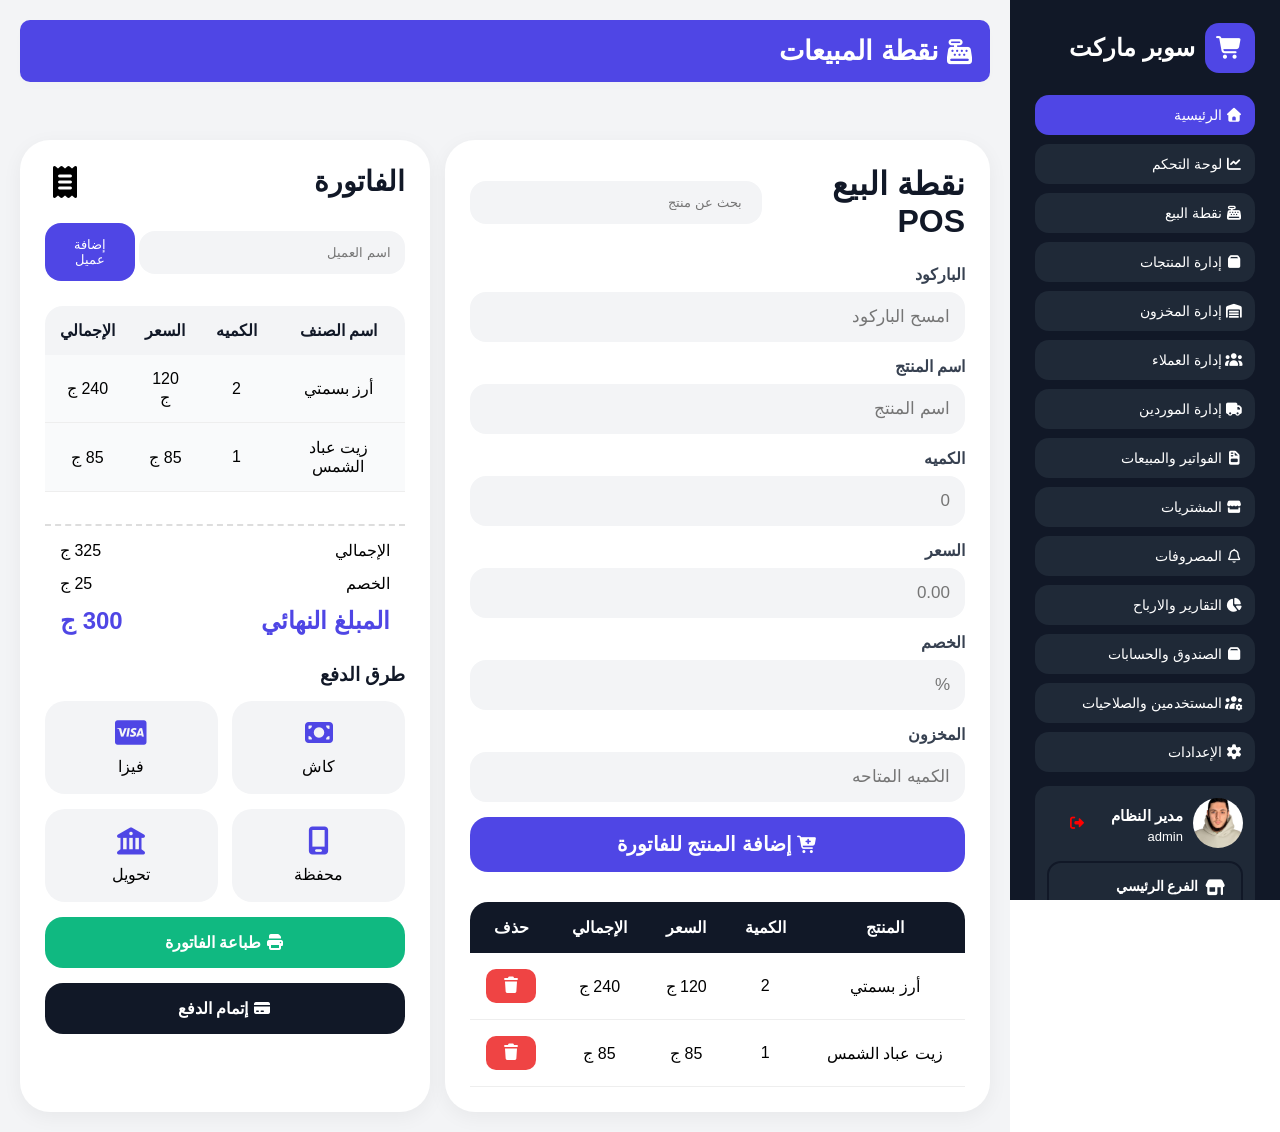
<file: html/point_of_sale.html>
<!doctype html>
<html lang="en">
  <head>
    <meta charset="UTF-8" />
    <meta name="viewport" content="width=device-width, initial-scale=1.0" />
    <title>(POS) - نقطة البيع</title>
    <link rel="stylesheet" href="../css/all.min.css" />
    <link rel="stylesheet" href="../css/point_sale_style.css" />
    <link rel="stylesheet" href="../css/point_sale_layout.css" />
    <link rel="stylesheet" href="../css/point_sale_media_quarey.css" />
  </head>
  <body>
    <div id="point-sale">
      <div class="container">
        <div class="inner d-flex">
          <iframe src="sidebar.html" frameborder="0" title="sidebar" scrolling="no"></iframe>
          <!-- <div class="sidebar">
            <div class="content-bar">
              <div class="top-bar">
                <div class="logo">
                  <i class="fa-solid fa-cart-shopping"></i>
                </div>
                <div class="titel">
                  <h2>سوبر ماركت</h2>
                </div>
              </div>
              <div class="menus">
                <a href="../html/main_control_panel.html" class="active">
                  <i class="fa-solid fa-house"></i>
                  <span>الرئيسية</span>
                </a>

                <a href="../html/point_of_sale.html" target="_blank">
                  <i class="fa-solid fa-cash-register"></i>
                  <span>نقطة البيع</span>
                </a>

                <a href="">
                  <i class="fa-solid fa-box"></i>
                  <span>إدارة المنتجات</span>
                </a>

                <a href="">
                  <i class="fa-solid fa-warehouse"></i>
                  <span>إدارة المخزون</span>
                </a>

                <a href="">
                  <i class="fa-solid fa-users"></i>
                  <span>إدارة العملاء</span>
                </a>
                <a href="">
                  <i class="fa-solid fa-boxes-packing"></i>
                  <span>إدارة الموردين</span>
                </a>

                <a href="">
                  <i class="fa-solid fa-receipt"></i>
                  <span>الفواتير والمبيعات</span>
                </a>

                <a href="">
                  <i class="fa-solid fa-store"></i>
                  <span>المشتريات</span>
                </a>

                <a href="">
                  <i class="fa-regular fa-bell"></i>
                  <span>المصروفات</span>
                </a>

                <a href="">
                  <i class="fa-solid fa-money-bill-trend-up"></i>
                  <span>التقارير والارباح</span>
                </a>

                <a href="">
                  <i class="fa-solid fa-box"></i>
                  <span>الصندوق والحسابات</span>
                </a>

                <a href="">
                  <i class="fa-solid fa-users-gear"></i>
                  <span>المستخدمين والصلاحيات</span>
                </a>

                <a href="">
                  <i class="fa-solid fa-gear"></i>
                  <span>الإعدادات</span>
                </a>
              </div>
              <div class="used-name">
                <div class="used">
                  <div>
                    <i class="fa-solid fa-user"></i>
                  </div>
                  <div>
                    <h3>مدير النظام</h3>
                    <span>admin</span>
                  </div>
                </div>
                <div class="branch">
                  <i class="fa-solid fa-shop"></i>
                  <h3>الفرع الرئيسي</h3>
                </div>
              </div>
            </div>
          </div> -->
          <div class="content">
            <div class="header">
              <div class="titel">
                <i class="fa-solid fa-cash-register"></i>
                <h2>نقطة المبيعات</h2>
              </div>
              <!-- <div class="used-name">
                <i class="fa-solid fa-user"></i>
                <span> مدير النظام</span>
              </div> -->
            </div>
            <div class="pos">
              <div class="left-side xl-50">
                <div class="top-header">
                  <h2>نقطة البيع POS</h2>
                  <div class="search-box">
                    <input type="search" placeholder="بحث عن منتج" />
                  </div>
                </div>
                <div class="product-form">
                  <div class="input-box">
                    <label for="barcod">الباركود</label>
                    <input
                      type="number"
                      id="barcod"
                      placeholder="امسح الباركود"
                    />
                  </div>
                  <div class="input-box">
                    <label for="product-name">اسم المنتج</label>
                    <input
                      type="search"
                      id="product-name"
                      placeholder="اسم المنتج"
                      disabled
                    />
                  </div>
                  <div class="input-box">
                    <label for="quantity">الكميه</label>
                    <input
                      type="number"
                      id="quantity"
                      placeholder="0"
                      min="1"
                      max="100"
                    />
                  </div>
                  <div class="input-box">
                    <label for="price">السعر</label>
                    <input
                      type="number"
                      id="price"
                      placeholder="0.00"
                      disabled
                    />
                  </div>
                  <div class="input-box">
                    <label for="discount">الخصم</label>
                    <input type="number" id="discount" placeholder="%" />
                  </div>
                  <div class="input-box">
                    <label for="inventory">المخزون</label>
                    <input
                      type="number"
                      placeholder="الكميه المتاحه"
                      disabled
                    />
                  </div>
                  <button type="button" class="add-button">
                    <i class="fa-solid fa-cart-plus"></i>
                    <h3>إضافة المنتج للفاتورة</h3>
                  </button>
                </div>
                <div class="product-table">
                  <table>
                    <thead>
                      <tr class="head">
                        <th>المنتج</th>
                        <th>الكمية</th>
                        <th>السعر</th>
                        <th>الإجمالي</th>
                        <th>حذف</th>
                      </tr>
                    </thead>
                    <tbody>
                      <tr>
                        <td>أرز بسمتي</td>
                        <td>2</td>
                        <td>120 ج</td>
                        <td>240 ج</td>
                        <td>
                          <div class="delete-button">
                            <i class="fa-solid fa-trash"></i>
                          </div>
                        </td>
                      </tr>
                      <tr>
                        <td>زيت عباد الشمس</td>
                        <td>1</td>
                        <td>85 ج</td>
                        <td>85 ج</td>
                        <td>
                          <div class="delete-button">
                            <i class="fa-solid fa-trash"></i>
                          </div>
                        </td>
                      </tr>
                    </tbody>
                  </table>
                </div>
              </div>
              <div class="right-side xl-40">
                <div class="bill-header">
                  <h3>الفاتورة</h3>
                  <i class="fa-solid fa-receipt fa-2x"></i>
                </div>
                <div class="customer-box">
                  <input type="search" placeholder="اسم العميل" />
                  <button type="button"><a href="customer.html" target="_parent">إضافة عميل</a></button>
                </div>
                <div class="bill-details">
                  <table>
                    <thead>
                      <tr>
                        <th>اسم الصنف</th>
                        <th>الكميه</th>
                        <th>السعر</th>
                        <th>الإجمالي</th>
                      </tr>
                    </thead>
                    <tbody>
                      <tr>
                        <td>أرز بسمتي</td>
                        <td>2</td>
                        <td>120 ج</td>
                        <td>240 ج</td>
                      </tr>
                      <tr>
                        <td>زيت عباد الشمس</td>
                        <td>1</td>
                        <td>85 ج</td>
                        <td>85 ج</td>
                      </tr>
                    </tbody>
                  </table>
                </div>
                <div class="totals">
                  <div class="total-line">
                    <span>الإجمالي</span>
                    <span>325 ج</span>
                  </div>
                  <div class="total-line">
                    <span>الخصم</span>
                    <span>25 ج</span>
                  </div>
                  <div class="total-line final-total">
                    <span>المبلغ النهائي</span>
                    <span>300 ج</span>
                  </div>
                </div>
                <div class="payment-method">
                  <h3>طرق الدفع</h3>
                  <div class="payment-cards">
                    <div class="payment-card">
                      <i class="fa-solid fa-money-bill"></i>
                      <span>كاش</span>
                    </div>
                    <div class="payment-card">
                      <i class="fa-brands fa-cc-visa"></i>
                      <span>فيزا</span>
                    </div>
                    <div class="payment-card">
                      <i class="fa-solid fa-mobile-screen"></i>
                      <span>محفظة</span>
                    </div>
                    <div class="payment-card">
                      <i class="fa-solid fa-building-columns"></i>
                      <span>تحويل</span>
                    </div>
                  </div>
                </div>
                <div class="action-buttons">
                  <button class="print-button">
                    <i class="fa-solid fa-print"></i>
                    <span>طباعة الفاتورة</span>
                  </button>
                  <button class="pay-button">
                    <i class="fa-solid fa-credit-card"></i>
                    <span>إتمام الدفع</span>
                  </button>
                </div>
              </div>
            </div>
          </div>
        </div>
      </div>
    </div>
  </body>
</html>
</file>
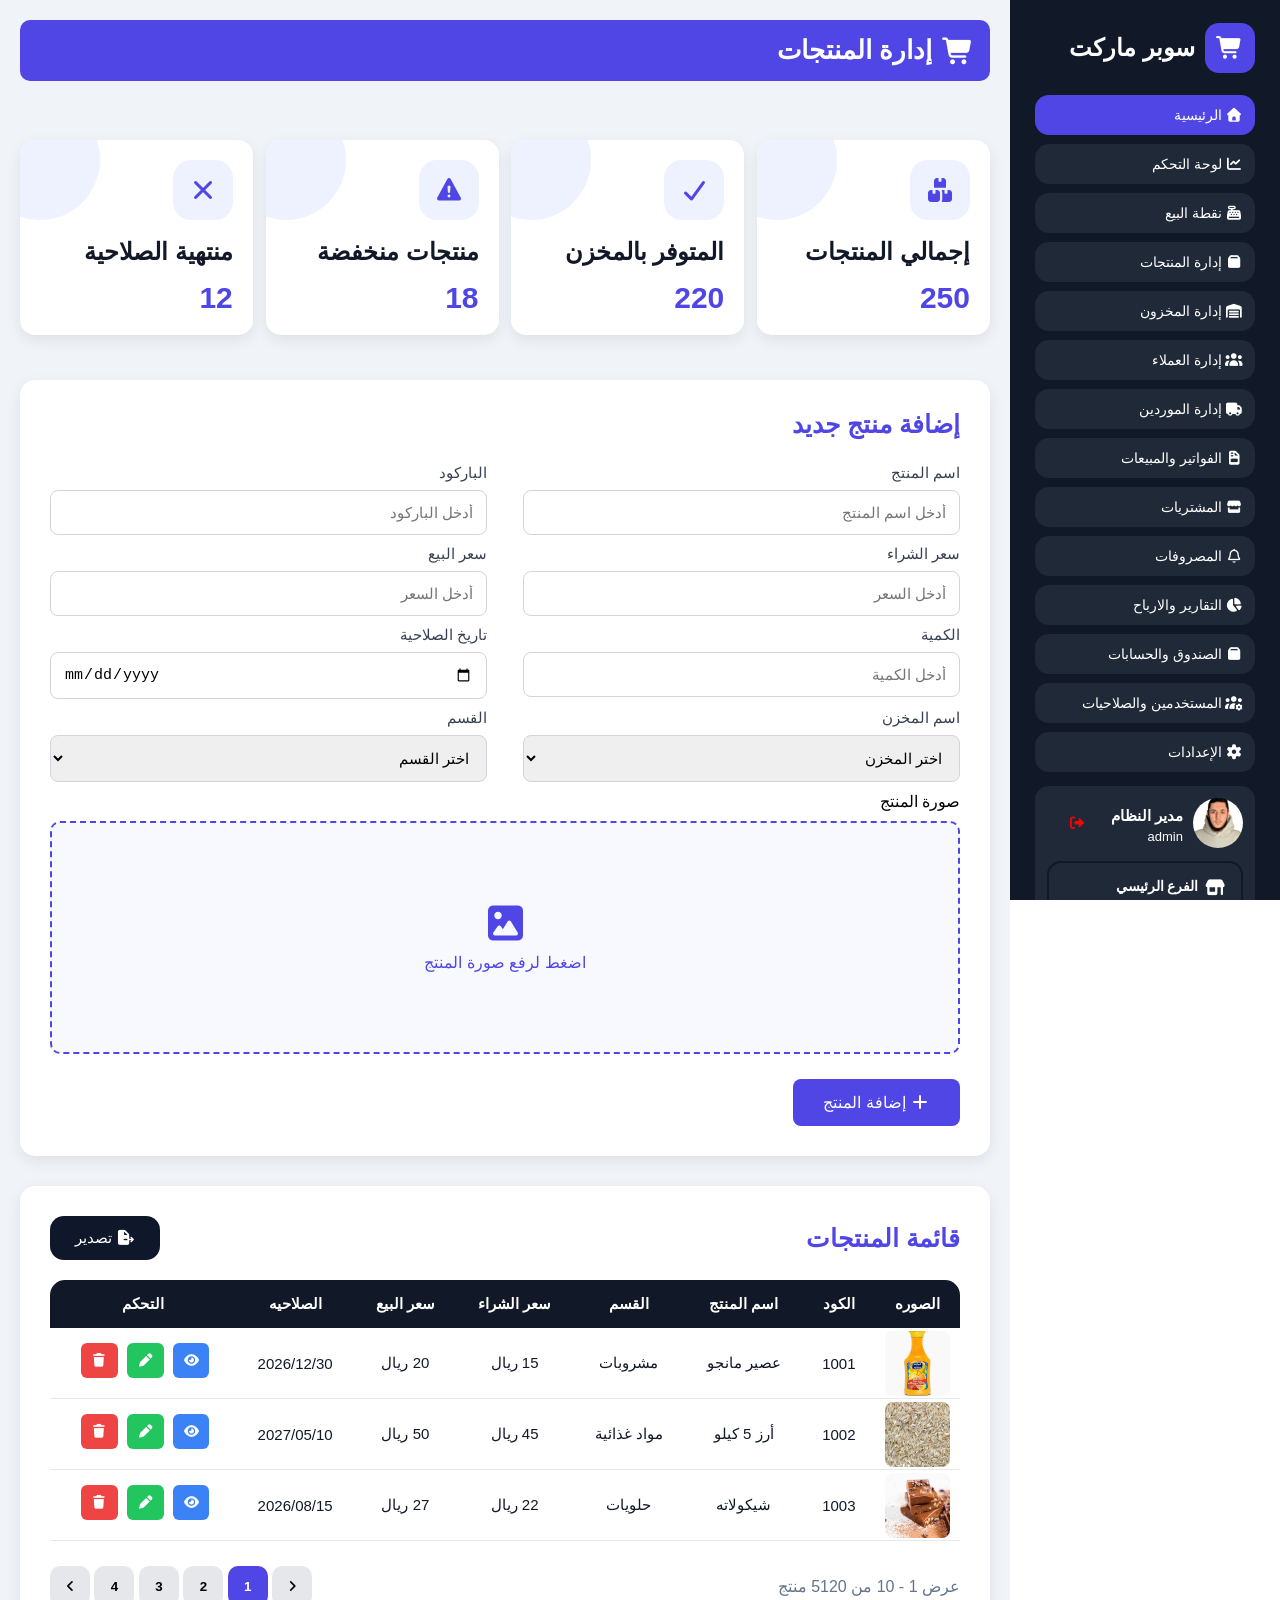
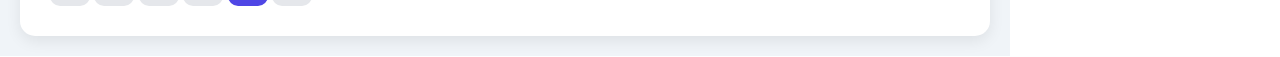
<file: html/product.html>
<!doctype html>
<html lang="en">
  <head>
    <meta charset="UTF-8" />
    <meta name="viewport" content="width=device-width, initial-scale=1.0" />
    <title>Product Management - إدارة المنتجات</title>
    <link rel="stylesheet" href="../css/all.min.css" />
    <link rel="stylesheet" href="../css/product_style.css" />
    <link rel="stylesheet" href="../css/product_layout.css" />
    <link rel="stylesheet" href="../css/product_media_quarey.css" />
  </head>
  <body>
    <div id="product">
      <div class="container">
        <div class="inner d-flex">
          <iframe
            src="sidebar.html"
            frameborder="0"
            title="sidebar"
            scrolling="no"
          ></iframe>
          <div class="content">
            <div class="header">
              <i class="fa-solid fa-cart-shopping"></i>
              <h2>إدارة المنتجات</h2>
            </div>
            <div class="cards">
              <div class="card xl-25 lg-32">
                <div class="card-icon">
                  <i class="fa-solid fa-boxes-stacked"></i>
                </div>
                <h3>إجمالي المنتجات</h3>
                <span>250</span>
              </div>
              <div class="card xl-25 lg-32">
                <div class="card-icon">
                  <i class="fa-solid fa-check"></i>
                </div>
                <h3>المتوفر بالمخزن</h3>
                <span>220</span>
              </div>
              <div class="card xl-25 lg-32">
                <div class="card-icon">
                  <i class="fa-solid fa-triangle-exclamation"></i>
                </div>
                <h3>منتجات منخفضة</h3>
                <span>18</span>
              </div>
              <div class="card xl-25 lg-32">
                <div class="card-icon">
                  <i class="fa-solid fa-xmark"></i>
                </div>
                <h3>منتهية الصلاحية</h3>
                <span>12</span>
              </div>
            </div>
            <div class="form-box">
              <h3>إضافة منتج جديد</h3>
              <div class="forms">
                <div class="input-group">
                  <label for="pro-name">اسم المنتج</label>
                  <input
                    type="search"
                    id="pro-name"
                    placeholder="أدخل اسم المنتج"
                  />
                </div>
                <div class="input-group">
                  <label for="pro-barcode">الباركود</label>
                  <input
                    type="number"
                    id="pro-parcode"
                    placeholder="أدخل الباركود"
                  />
                </div>
                <div class="input-group">
                  <label for="pro-price">سعر الشراء</label>
                  <input
                    type="number"
                    id="pro-price"
                    placeholder="أدخل السعر"
                    max="1000"
                    min="1"
                  />
                </div>
                <div class="input-group">
                  <label for="pro-price">سعر البيع</label>
                  <input
                    type="number"
                    id="pro-price"
                    placeholder="أدخل السعر"
                    max="1000"
                    min="1"
                  />
                </div>
                <div class="input-group">
                  <label for="pro-count">الكمية</label>
                  <input
                    type="number"
                    id="pro-count"
                    placeholder="أدخل الكمية"
                    min="1"
                    max="5000"
                  />
                </div>
                <div class="input-group">
                  <label for="pro-expire-date">تاريخ الصلاحية</label>
                  <input
                    type="date"
                    id="pro-expire-date"
                    placeholder="mm/dd/yyyy"
                  />
                </div>
                <div class="input-group">
                  <label for="pro-department">اسم المخزن</label>
                  <select name="pro-department" id="pro-department">
                    <option value="pro-department" hidden selected>
                      اختر المخزن
                    </option>
                    <option value="pro-department">المخزن الرئيسي</option>
                    <option value="pro-department">مخزن مسطرد</option>
                    <option value="pro-department">مخزن اكتوبر</option>
                    <option value="pro-department">مخزن القاهرة</option>
                  </select>
                </div>
                <div class="input-group">
                  <label for="pro-department">القسم</label>
                  <select name="pro-department" id="pro-department">
                    <option value="pro-department" hidden selected>
                      اختر القسم
                    </option>
                    <option value="pro-department">مشروبات</option>
                    <option value="pro-department">منتجات غذائيه</option>
                    <option value="pro-department">منظفات</option>
                    <option value="pro-department">حلويات</option>
                  </select>
                </div>
                <div class=" form-image">
                  <label for="form-image" class="form-image">صورة المنتج</label>
                  <div class="product-image">
                      <label for="pro-image"><i class="fa-solid fa-image"></i></label>
                      <p>اضغط لرفع صورة المنتج</p>
                    <input type="file" accept="image/*" id="pro-image" hidden>
                  </div>
                </div>
              </div>
              <button type="submit" class="button">
                <i class="fa-solid fa-plus"></i>
                <span> إضافة المنتج</span>
              </button>
            </div>
            <div class="table-box">
              <div class="table-header">
                <h3>قائمة المنتجات</h3>
                <button class="export">
                  <i class="fa-solid fa-file-export"></i>
                  <span>تصدير</span>
                </button>
              </div>
              <table>
                <thead>
                  <tr>
                    <th>الصوره</th>
                    <th>الكود</th>
                    <th>اسم المنتج</th>
                    <th>القسم</th>
                    <th>سعر الشراء</th>
                    <th>سعر البيع</th>
                    <th>الصلاحيه</th>
                    <th>التحكم</th>
                  </tr>
                </thead>
                <tbody>
                  <tr>
                    <td class="pro-photo"><img src="../images/mango.webp" alt="" class="w-100"></td>
                    <td>1001</td>
                    <td>عصير مانجو</td>
                    <td>مشروبات</td>
                    <td>15 ريال</td>
                    <td>20 ريال</td>
                    <td>2026/12/30</td>
                    <td>
                      <button class="status view">
                        <i class="fa-solid fa-eye"></i>
                      </button>
                      <button class="status edit"><i class="fa-solid fa-pen"></i></button>
                      <button class="status delete"><i class="fa-solid fa-trash"></i></button>
                    </td>
                  </tr>
                  <tr>
                    <td class="pro-photo"><img src="../images/rice.jpg" alt="" class="w-100"></td>
                    <td>1002</td>
                    <td>أرز 5 كيلو</td>
                    <td>مواد غذائية</td>
                    <td>45 ريال</td>
                    <td>50 ريال</td>
                    <td>2027/05/10</td>
                    <td>
                      <button class="status view">
                        <i class="fa-solid fa-eye"></i>
                      </button>
                      <button class="status edit"><i class="fa-solid fa-pen"></i></button>
                      <button class="status delete"><i class="fa-solid fa-trash"></i></button>
                    </td>
                  </tr>
                  <tr>
                    <td class="pro-photo"><img src="../images/chocolate.jpg" alt="" class="w-100"></td>
                    <td>1003</td>
                    <td>شيكولاته</td>
                    <td>حلويات</td>
                    <td>22 ريال</td>
                    <td>27 ريال</td>
                    <td>2026/08/15</td>
                    <td>
                      <button class="status view">
                        <i class="fa-solid fa-eye"></i>
                      </button>
                      <button class="status edit"><i class="fa-solid fa-pen"></i></button>
                      <button class="status delete"><i class="fa-solid fa-trash"></i></button>
                    </td>
                  </tr>
                </tbody>
              </table>
              <div class="pagination">
                <div class="page-count">
                  <p>عرض 1 - 10 من 5120 منتج</p>
                </div>
                <div class="pages">
                  <button>
                    <i class="fa-solid fa-angle-right"></i>
                  </button>
                  <button class="active">1</button>
                  <button>2</button>
                  <button>3</button>
                  <button>4</button>
                  <button>
                    <i class="fa-solid fa-angle-left"></i>
                  </button>
                </div>
              </div>
            </div>
          </div>
        </div>
      </div>
    </div>
  </body>
</html>
</file>
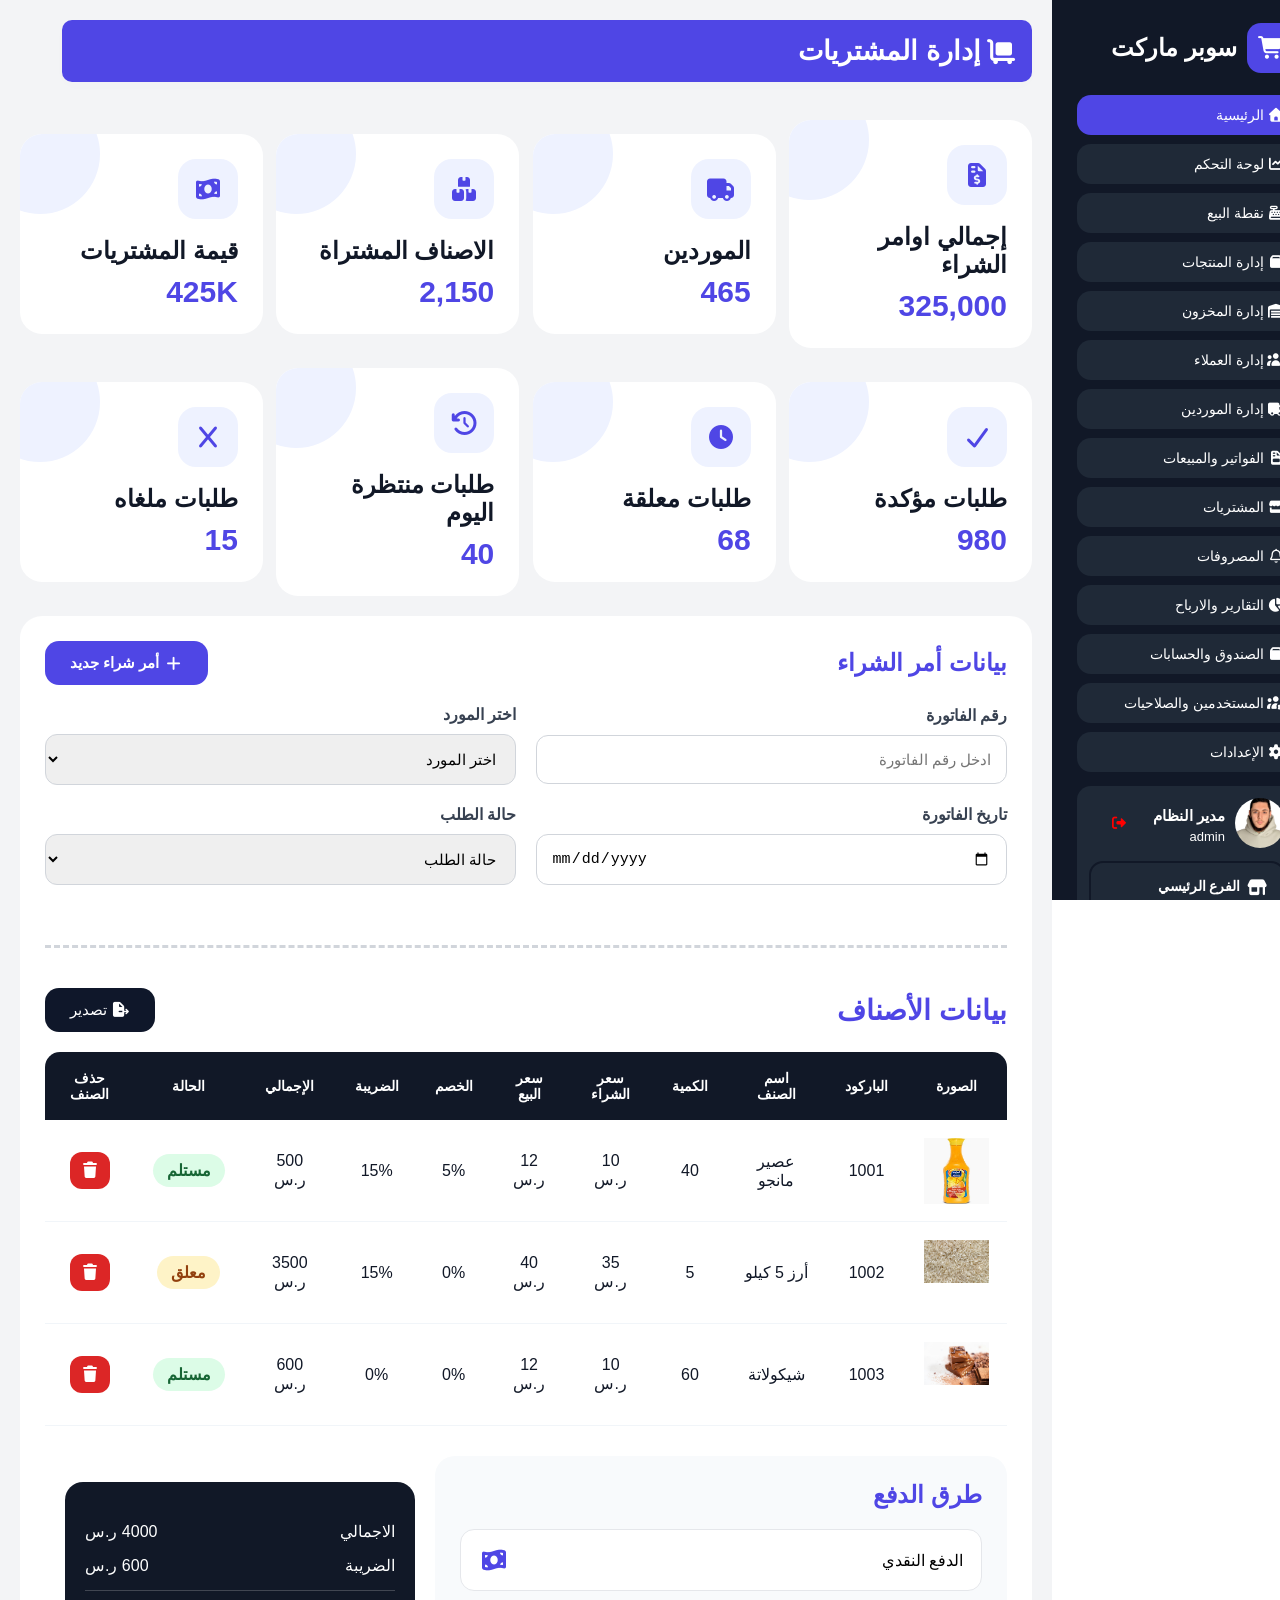
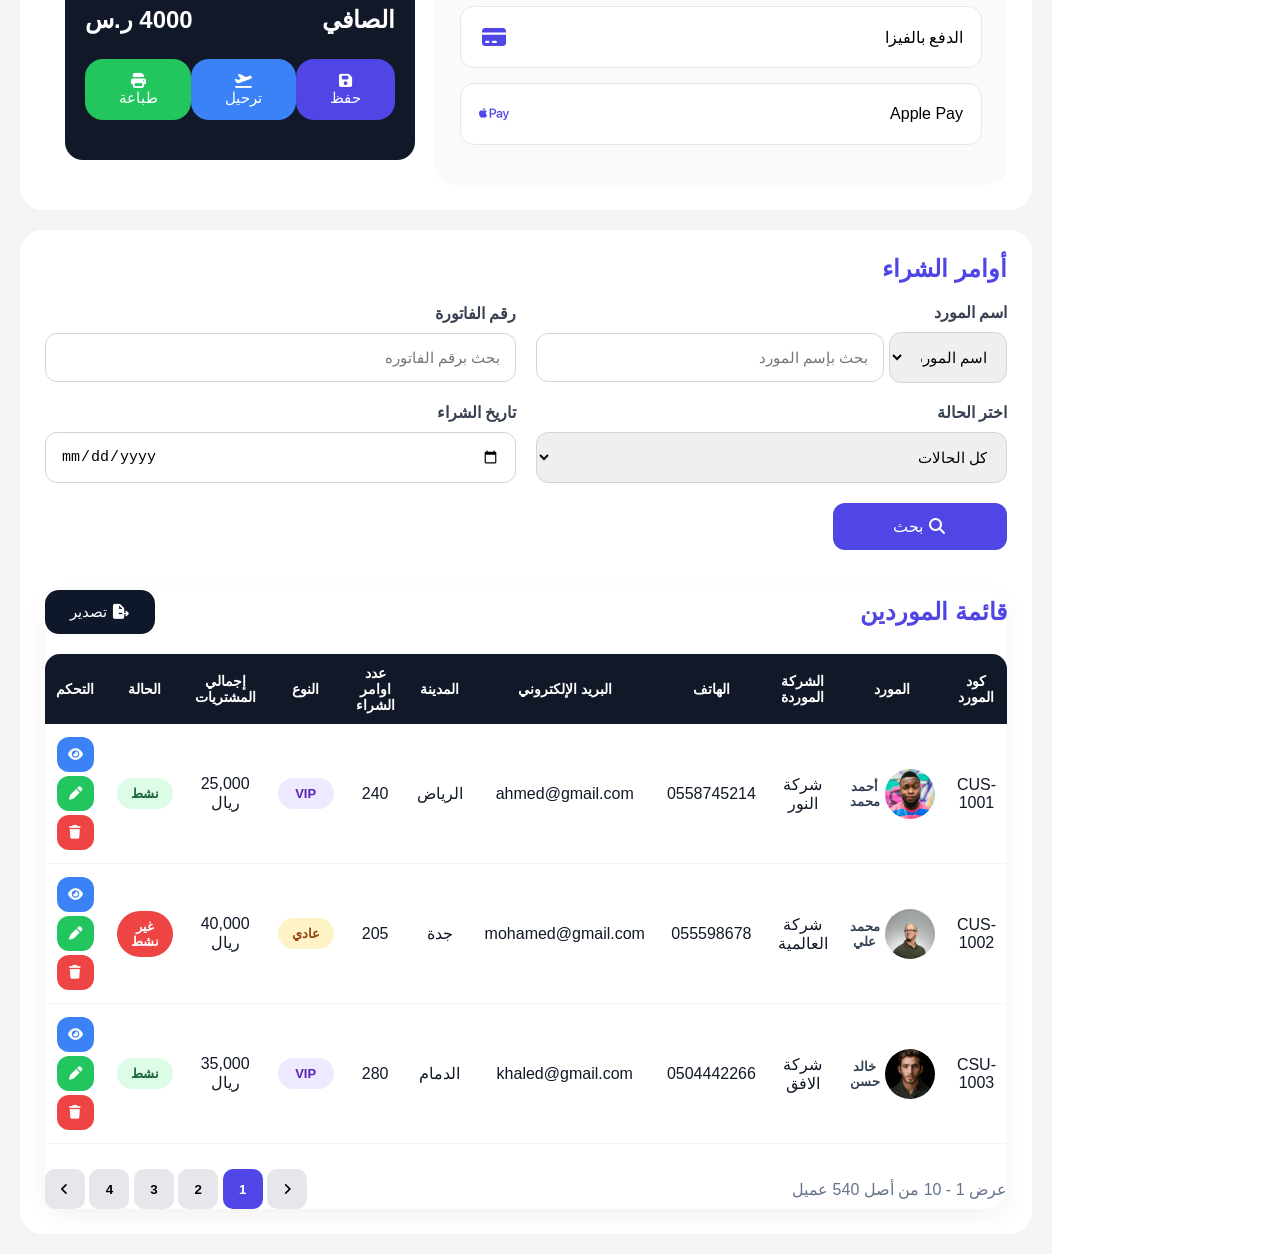
<file: html/purchases.html>
<!DOCTYPE html>
<html lang="en">
<head>
    <meta charset="UTF-8">
    <meta name="viewport" content="width=device-width, initial-scale=1.0">
    <title>Purchases Managment - إدارة المشتريات</title>
    <link rel="stylesheet" href="../css/all.min.css">
    <link rel="stylesheet" href="../css/purchases_style.css">
    <link rel="stylesheet" href="../css/purchases_layout.css">
    <link rel="stylesheet" href="../css/purchases_media_quarey.css">
</head>
<body>
    <div id="purchases">
        <div class="container">
            <div class="inner">
                <iframe src="sidebar.html" frameborder="0" title="sidebarr" scrolling="no"></iframe>
                <div class="content">
                    <div class="header">
                        <div class="titel">
                            <i class="fa-solid fa-cart-flatbed"></i>
                            <h2>إدارة المشتريات</h2>
                        </div>
                        <!-- <div class="used-name">
                            <i class="fa-solid fa-user"></i>
                            <span> مدير النظام</span>
                        </div> -->
                    </div>
                    <div class="cards">
                        <div class="card lg-49 xl-24">
                            <div class="card-icon">
                                <i class="fa-solid fa-file-invoice-dollar"></i>
                            </div>
                            <h3>إجمالي اوامر الشراء</h3>
                            <span>325,000</span>
                        </div>
                        <div class="card lg-49 xl-24">
                            <div class="card-icon">
                                <i class="fa-solid fa-truck"></i>
                            </div>
                            <h3>الموردين</h3>
                            <span>465</span>
                        </div>
                        <div class="card lg-49 xl-24">
                            <div class="card-icon">
                                <i class="fa-solid fa-boxes-stacked"></i>
                            </div>
                            <h3>الاصناف المشتراة</h3>
                            <span>2,150</span>
                        </div>
                        <div class="card lg-49 xl-24">
                            <div class="card-icon">
                                <i class="fa-solid fa-money-bill-wave"></i>
                            </div>
                            <h3>قيمة المشتريات</h3>
                            <span>425K</span>
                        </div>
                        <div class="card lg-49 xl-24">
                            <div class="card-icon">
                                <i class="fa-solid fa-check"></i>
                            </div>
                            <h3>طلبات مؤكدة</h3>
                            <span>980</span>
                        </div>
                        <div class="card lg-49 xl-24">
                            <div class="card-icon">
                                <i class="fa-solid fa-clock"></i>
                            </div>
                            <h3>طلبات معلقة</h3>
                            <span>68</span>
                        </div>
                        <div class="card lg-49 xl-24">
                            <div class="card-icon">
                                <i class="fa-solid fa-clock-rotate-left"></i>
                            </div>
                            <h3>طلبات منتظرة اليوم</h3>
                            <span>40</span>
                        </div>
                        <div class="card lg-49 xl-24">
                            <div class="card-icon">
                                <i class="fa-solid fa-x"></i>
                            </div>
                            <h3>طلبات ملغاه</h3>
                            <span>15</span>
                        </div>
                    </div>
                    <div class="purchase-box">
                        <div class="purchase-form">
                            <div class="purchase-header">
                            <h3>بيانات أمر الشراء</h3>
                            <button type="button">
                                <i class="fa-solid fa-plus"></i>
                                <h4>أمر شراء جديد</h4>
                            </button>
                            </div>
                            <div class="purchases-input">
                                <div class="purchase-input lg-49">
                                    <label for="pur-code">رقم الفاتورة</label>
                                    <input type="search" id="pur-code" placeholder="ادخل رقم الفاتورة">
                                </div>
                                <div class="purchase-input lg-49">
                                    <label for="pur-name">اختر المورد</label>
                                    <select name="pur-name" id="pur-name">
                                        <option value="all" hidden disabled selected>اختر المورد</option>
                                        <option value="elghzaa">مؤسسة الغذاء</option>
                                        <option value="elsharqawy">شركة الشرقاوي</option>
                                        <option value="nour">شركة النور</option>
                                    </select>
                                </div>
                                <div class="purchase-input lg-49">
                                    <label for="pur-date">تاريخ الفاتورة</label>
                                    <input type="date" id="pur-date" placeholder="mm/dd/yyyy">
                                </div>
                                <div class="purchase-input lg-49">
                                    <label for="pur-status">حالة الطلب</label>
                                    <select name="pur-status" id="pur-status">
                                        <option value="" selected hidden disabled>حالة الطلب</option>
                                        <option value="received">مستلم</option>
                                        <option value="approved">معتمد</option>
                                        <option value="pending">معلق</option>
                                    </select>
                                </div>
                            </div>
                        </div>
                        <div class="purchase-table">
                            <div class="titel">
                                <h3>بيانات الأصناف</h3>
                                <button class="status export">
                                    <i class="fa-solid fa-file-export"></i>
                                    <span>تصدير</span>
                                </button>
                            </div>
                            <table>
                                <thead>
                                    <tr>
                                        <th>الصورة</th>
                                        <th>الباركود</th>
                                        <th>اسم الصنف</th>
                                        <th>الكمية</th>
                                        <th>سعر الشراء</th>
                                        <th>سعر البيع</th>
                                        <th>الخصم</th>
                                        <th>الضريبة</th>
                                        <th>الإجمالي</th>
                                        <th>الحالة</th>
                                        <th>حذف الصنف</th>
                                    </tr>
                                </thead>
                                <tbody>
                                    <tr>
                                        <td>
                                            <div class="img">
                                                <img class="w-100" src="../images/mango.webp" alt="mango">
                                            </div>
                                        </td>
                                        <td>1001</td>
                                        <td>عصير مانجو</td>
                                        <td>40</td>
                                        <td>10 ر.س</td>
                                        <td>12 ر.س</td>
                                        <td>5%</td>
                                        <td>15%</td>
                                        <td>500 ر.س</td>
                                        <td><span class="status received">مستلم</span></td>
                                        <td>
                                            <button type="button">
                                                <i class="fa-solid fa-trash"></i>
                                            </button>
                                        </td>
                                    </tr>
                                    <tr>
                                        <td>
                                            <div class="img">
                                                <img class="w-100" src="../images/rice.jpg" alt="rice">
                                            </div>
                                        </td>
                                        <td>1002</td>
                                        <td>أرز 5 كيلو</td>
                                        <td>5</td>
                                        <td>35 ر.س</td>
                                        <td>40 ر.س</td>
                                        <td>0%</td>
                                        <td>15%</td>
                                        <td>3500 ر.س</td>
                                        <td><span class="status pending">معلق</span></td>
                                        <td>
                                            <button type="button">
                                                <i class="fa-solid fa-trash"></i>
                                            </button>
                                        </td>
                                    </tr>
                                    <tr>
                                        <td>
                                            <div class="img">
                                                <img class="w-100" src="../images/chocolate.jpg" alt="chocolate">
                                            </div>
                                        </td>
                                        <td>1003</td>
                                        <td>شيكولاتة</td>
                                        <td>60</td>
                                        <td>10 ر.س</td>
                                        <td>12 ر.س</td>
                                        <td>0%</td>
                                        <td>0%</td>
                                        <td>600 ر.س</td>
                                        <td><span class="status received">مستلم</span></td>
                                        <td>
                                            <button type="button">
                                                <i class="fa-solid fa-trash"></i>
                                            </button>
                                        </td>
                                    </tr>
                                </tbody>
                            </table>
                            <div class="summary">
                                <div class="methods-pay">
                                    <h3>طرق الدفع</h3>
                                    <div class="pay-box">
                                        <span>الدفع النقدي</span>
                                        <i class="fa-solid fa-money-bill-wave"></i>
                                    </div>
                                    <div class="pay-box">
                                        <span>الدفع بالفيزا</span>
                                        <i class="fa-solid fa-credit-card"></i>
                                    </div>
                                    <div class="pay-box">
                                        <span>Apple Pay</span>
                                        <i class="fa-brands fa-apple-pay"></i>
                                    </div>
                                </div>
                                <div class="total-box">
                                    <div class="total-items">
                                        <div class="item">
                                            <span>الاجمالي</span>
                                            <span>4000 ر.س</span>
                                        </div>
                                        <div class="item">
                                            <span>الضريبة</span>
                                            <span>600 ر.س</span>
                                        </div>
                                        <div class="total item">
                                            <span>الصافي</span>
                                            <span>4000 ر.س</span>
                                        </div>
                                        <div class="button">
                                            <button type="button" class="save">
                                                <i class="fa-solid fa-floppy-disk"></i>
                                                <span>حفظ</span>
                                            </button>
                                            <button type="button" class="departure">
                                                <i class="fa-solid fa-plane-departure"></i>
                                                <span>ترحيل</span>
                                            </button>
                                            <button type="button" class="print">
                                                <i class="fa-solid fa-print"></i>
                                                <span>طباعة</span>
                                            </button>
                                        </div>
                                    </div>
                                </div>
                            </div>
                        </div>
                    </div>
                    <div class="purchase-filter">
                        <div class="filter-header">
                            <h3>أوامر الشراء</h3>
                        </div>
                        <div class="filter">
                            <div class="input-filter">
                                <label for="purch-name">اسم المورد</label>
                                <div class="type-filter">
                                    <select name="name" id="name">
                                        <option value="name" selected>اسم المورد</option>
                                        <option value="code">كود المورد</option>
                                    </select>
                                    <input type="search" id="purch-name" placeholder="بحث بإسم المورد">
                                </div>
                            </div>
                            <div class="input-filter">
                                <label for="purch-number">رقم الفاتورة</label>
                                <input type="search" id="purch-number" placeholder="بحث برقم الفاتوره">
                            </div>
                            <div class="input-filter">
                                <label for="purch-status">اختر الحالة</label>
                                <select name="purch-status" id="purch-status">
                                    <option value="all">كل الحالات</option>
                                    <option value="approved">معتمد</option>
                                    <option value="pending">معلق</option>
                                    <option value="canceled">مرفوض</option>
                                </select>
                            </div>
                            <div class="input-filter">
                                <label for="purch-date">تاريخ الشراء</label>
                                <input type="date" id="purch-date" placeholder="mm/dd/yyyy">
                            </div>
                            <div class="button">
                                <button type="button">
                                    <i class="fa-solid fa-magnifying-glass"></i>
                                    <span>بحث</span>
                                </button>
                            </div>
                        </div>
                        <div class="table-box">
                            <div class="table-header">
                                <h3>قائمة الموردين</h3>
                                <button class="export">
                                <i class="fa-solid fa-file-export"></i>
                                <span>تصدير</span>
                                </button>
                            </div>
                            <table>
                                <thead>
                                    <tr>
                                        <th>كود المورد</th>
                                        <th>المورد</th>
                                        <th>الشركة الموردة</th>
                                        <th>الهاتف</th>
                                        <th>البريد الإلكتروني</th>
                                        <th>المدينة</th>
                                        <th>عدد اوامر الشراء</th>
                                        <th>النوع</th>
                                        <th>إجمالي المشتريات</th>
                                        <th>الحالة</th>
                                        <th>التحكم</th>
                                    </tr>
                                </thead>
                                <tbody>
                                    <tr>
                                        <td>CUS-1001</td>
                                        <td>
                                            <div class="cus-img">
                                            <img src="../images/avatar-1.jpg" alt="avatar" w-100>
                                            <h4>أحمد محمد</h4>
                                            </div>
                                        </td>
                                        <td>شركة النور</td>
                                        <td>0558745214</td>
                                        <td>ahmed@gmail.com</td>
                                        <td>الرياض</td>
                                        <td>240</td>
                                        <td>
                                            <div class="vip status">
                                                <span>VIP</span>
                                            </div>
                                        </td>
                                        <td>25,000 ريال</td>
                                        <td>
                                            <div class="active status">
                                                <span>نشط</span>
                                            </div>
                                        </td>
                                        <td>
                                            <div class="button-control">
                                                <button class="view">
                                                    <i class="fa-solid fa-eye"></i>
                                                </button>
                                                <button class="edit">
                                                    <i class="fa-solid fa-pen"></i>
                                                </button>
                                                <button class="delete">
                                                    <i class="fa-solid fa-trash"></i>
                                                </button>
                                            </div>
                                        </td>
                                    </tr>
                                    <tr>
                                        <td>CUS-1002</td>
                                        <td>
                                            <div class="cus-img">
                                                <img src="../images/avatar-2.jpg" alt="avatar" w-100>
                                                <h4>محمد علي</h4>
                                            </div>
                                        </td>
                                        <td>شركة العالمية</td>
                                        <td>055598678</td>
                                        <td>mohamed@gmail.com</td>
                                        <td>جدة</td>
                                        <td>205</td>
                                        <td>
                                            <div class="regular status">
                                                <span>عادي</span>
                                            </div>
                                        </td>
                                        <td>40,000 ريال</td>
                                        <td>
                                            <div class="inactive status">
                                                <span>غير نشط</span>
                                            </div>
                                        </td>
                                        <td>
                                            <div class="button-control">
                                                <button class="view">
                                                    <i class="fa-solid fa-eye"></i>
                                                </button>
                                                <button class="edit">
                                                    <i class="fa-solid fa-pen"></i>
                                                </button>
                                                <button class="delete">
                                                    <i class="fa-solid fa-trash"></i>
                                                </button>
                                            </div>
                                        </td>
                                    </tr>
                                    <tr>
                                        <td>CSU-1003</td>
                                        <td>
                                            <div class="cus-img">
                                            <img src="../images/avatar-3.jpg" alt="avatar" w-100>
                                            <h4>خالد حسن</h4>
                                            </div>
                                        </td>
                                        <td>شركة الافق</td>
                                        <td>0504442266</td>
                                        <td>khaled@gmail.com</td>
                                        <td>الدمام</td>
                                        <td>280</td>
                                        <td>
                                            <div class="vip status">
                                                <span>VIP</span>
                                            </div>
                                        </td>
                                        <td>35,000 ريال</td>
                                        <td>
                                            <div class="active status">
                                                <span>نشط</span>
                                            </div>
                                        </td>
                                        <td>
                                            <div class="button-control">
                                                <button class="view">
                                                    <i class="fa-solid fa-eye"></i>
                                                </button>
                                                <button class="edit">
                                                    <i class="fa-solid fa-pen"></i>
                                                </button>
                                                <button class="delete">
                                                    <i class="fa-solid fa-trash"></i>
                                                </button>
                                            </div>
                                        </td>
                                    </tr>
                                </tbody>
                            </table>
                            <div class="pagination">
                                <div class="page-count">
                                    <p>
                                        عرض 1 - 10 من أصل 540 عميل
                                    </p>
                                </div>
                                <div class="pages">
                                    <button>
                                        <i class="fa-solid fa-angle-right"></i>
                                    </button>
                                    <button class="active">1</button>
                                    <button>2</button>
                                    <button>3</button>
                                    <button>4</button>
                                    <button>
                                        <i class="fa-solid fa-angle-left"></i>
                                    </button>
                                </div>
                            </div>
                        </div>
                    </div>
                </div>
            </div>
        </div>
    </div>
</body>
</html>
</file>
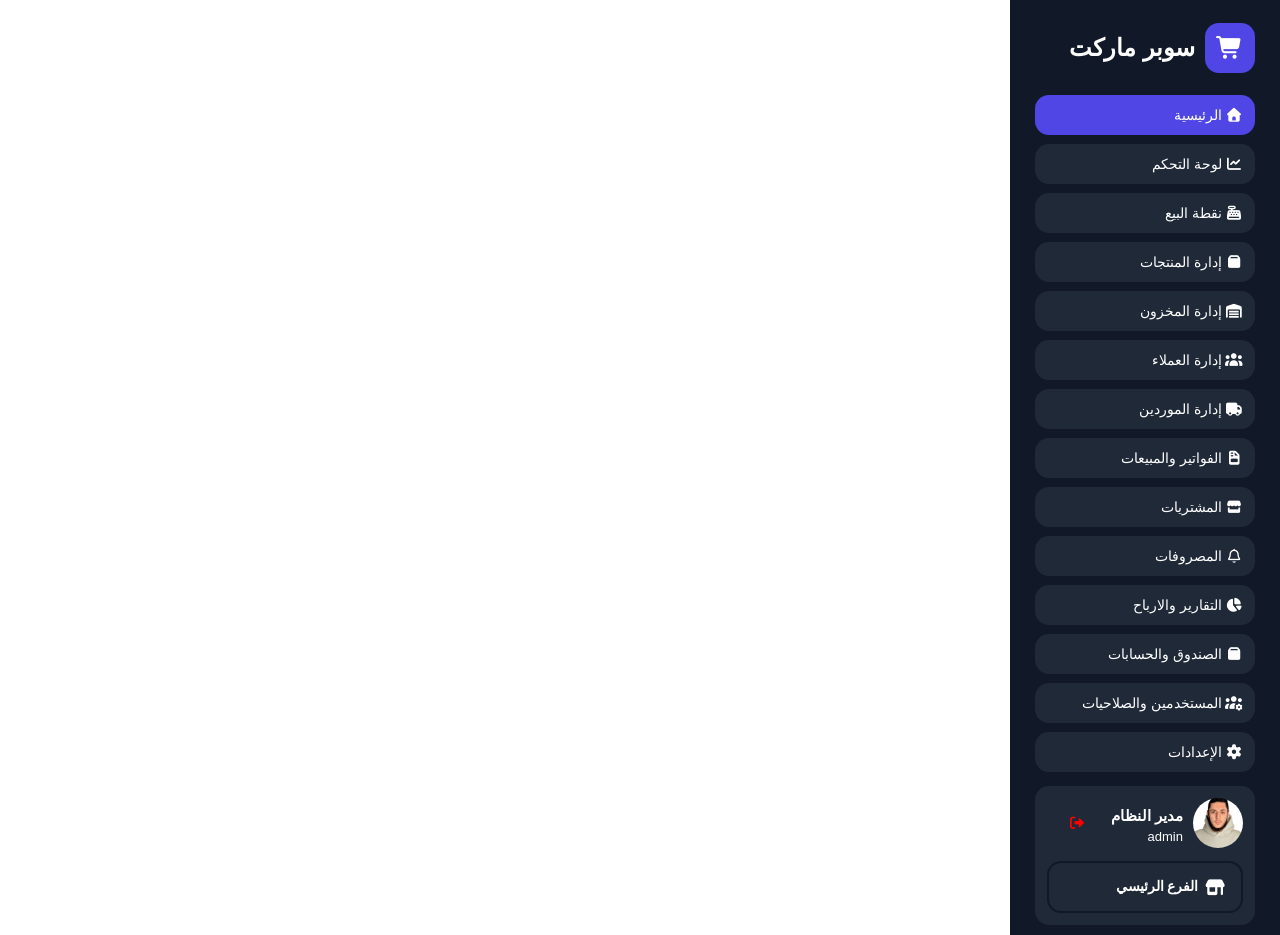
<file: html/sidebar.html>
<!doctype html>
<html lang="en">
  <head>
    <meta charset="UTF-8" />
    <meta name="viewport" content="width=device-width, initial-scale=1.0" />
    <title>sidebar</title>
    <link rel="stylesheet" href="../css/all.min.css" />
    <link rel="stylesheet" href="../css/sidebar.css" />
  </head>
  <body>
    <div class="container">
      <div class="inner">
        <div class="sidebar">
          <div class="content-bar">
            <div class="top-bar">
              <div class="logo">
                <i class="fa-solid fa-cart-shopping"></i>
              </div>
              <div class="titel">
                <h2>سوبر ماركت</h2>
              </div>
            </div>
            <div class="menus">
              <a href="home_page.html" target="_parent" class="active">
                <i class="fa-solid fa-house"></i>
                <span>الرئيسية</span>
              </a>
              

              <a href="main_control_panel.html" target="_parent">
                <i class="fa-solid fa-chart-line"></i>
                <span>لوحة التحكم</span>
              </a>

              <a href="point_of_sale.html" target="_parent">
                <i class="fa-solid fa-cash-register"></i>
                <span>نقطة البيع</span>
              </a>

              <a href="product.html" target="_parent">
                <i class="fa-solid fa-box"></i>
                <span>إدارة المنتجات</span>
              </a>

              <a href="inventory.html" target="_parent">
                <i class="fa-solid fa-warehouse"></i>
                <span>إدارة المخزون</span>
              </a>

              <a href="customer.html" target="_parent">
                <i class="fa-solid fa-users"></i>
                <span>إدارة العملاء</span>
              </a>
              <a href="suppliers.html" target="_parent">
                <i class="fa-solid fa-truck"></i>
                <span>إدارة الموردين</span>
              </a>

              <a href="invoices_sales.html" target="_parent">
                <i class="fa-solid fa-file-invoice"></i>
                <span>الفواتير والمبيعات</span>
              </a>

              <a href="purchases.html" target="_parent">
                <i class="fa-solid fa-store"></i>
                <span>المشتريات</span>
              </a>

              <a href="">
                <i class="fa-regular fa-bell"></i>
                <span>المصروفات</span>
              </a>

              <a href="">
                <i class="fa-solid fa-chart-pie"></i>
                <span>التقارير والارباح</span>
              </a>

              <a href="">
                <i class="fa-solid fa-box"></i>
                <span>الصندوق والحسابات</span>
              </a>

              <a href="">
                <i class="fa-solid fa-users-gear"></i>
                <span>المستخدمين والصلاحيات</span>
              </a>

              <a href="">
                <i class="fa-solid fa-gear"></i>
                <span>الإعدادات</span>
              </a>
            </div>
            <div class="used-name">
              <div class="used">
                <div class="img">
                  <!-- <i class="fa-solid fa-user"></i> -->
                  <img src="../images/Abdallah-Mohamed-Photo.JPG" class="w-100" alt="Abdallah Mohamed">
                </div>
                <div>
                  <h3>مدير النظام</h3>
                  <span>admin</span>
                </div>
                <div class="logout">
                  <a href="../index.html" target="_parent"><i class="fa-solid fa-right-from-bracket"></i></a>
                </div>
              </div>
              <div class="branch">
                <i class="fa-solid fa-shop"></i>
                <h3>الفرع الرئيسي</h3>
              </div>
            </div>
          </div>
        </div>
      </div>
    </div>
  </body>
</html>
</file>
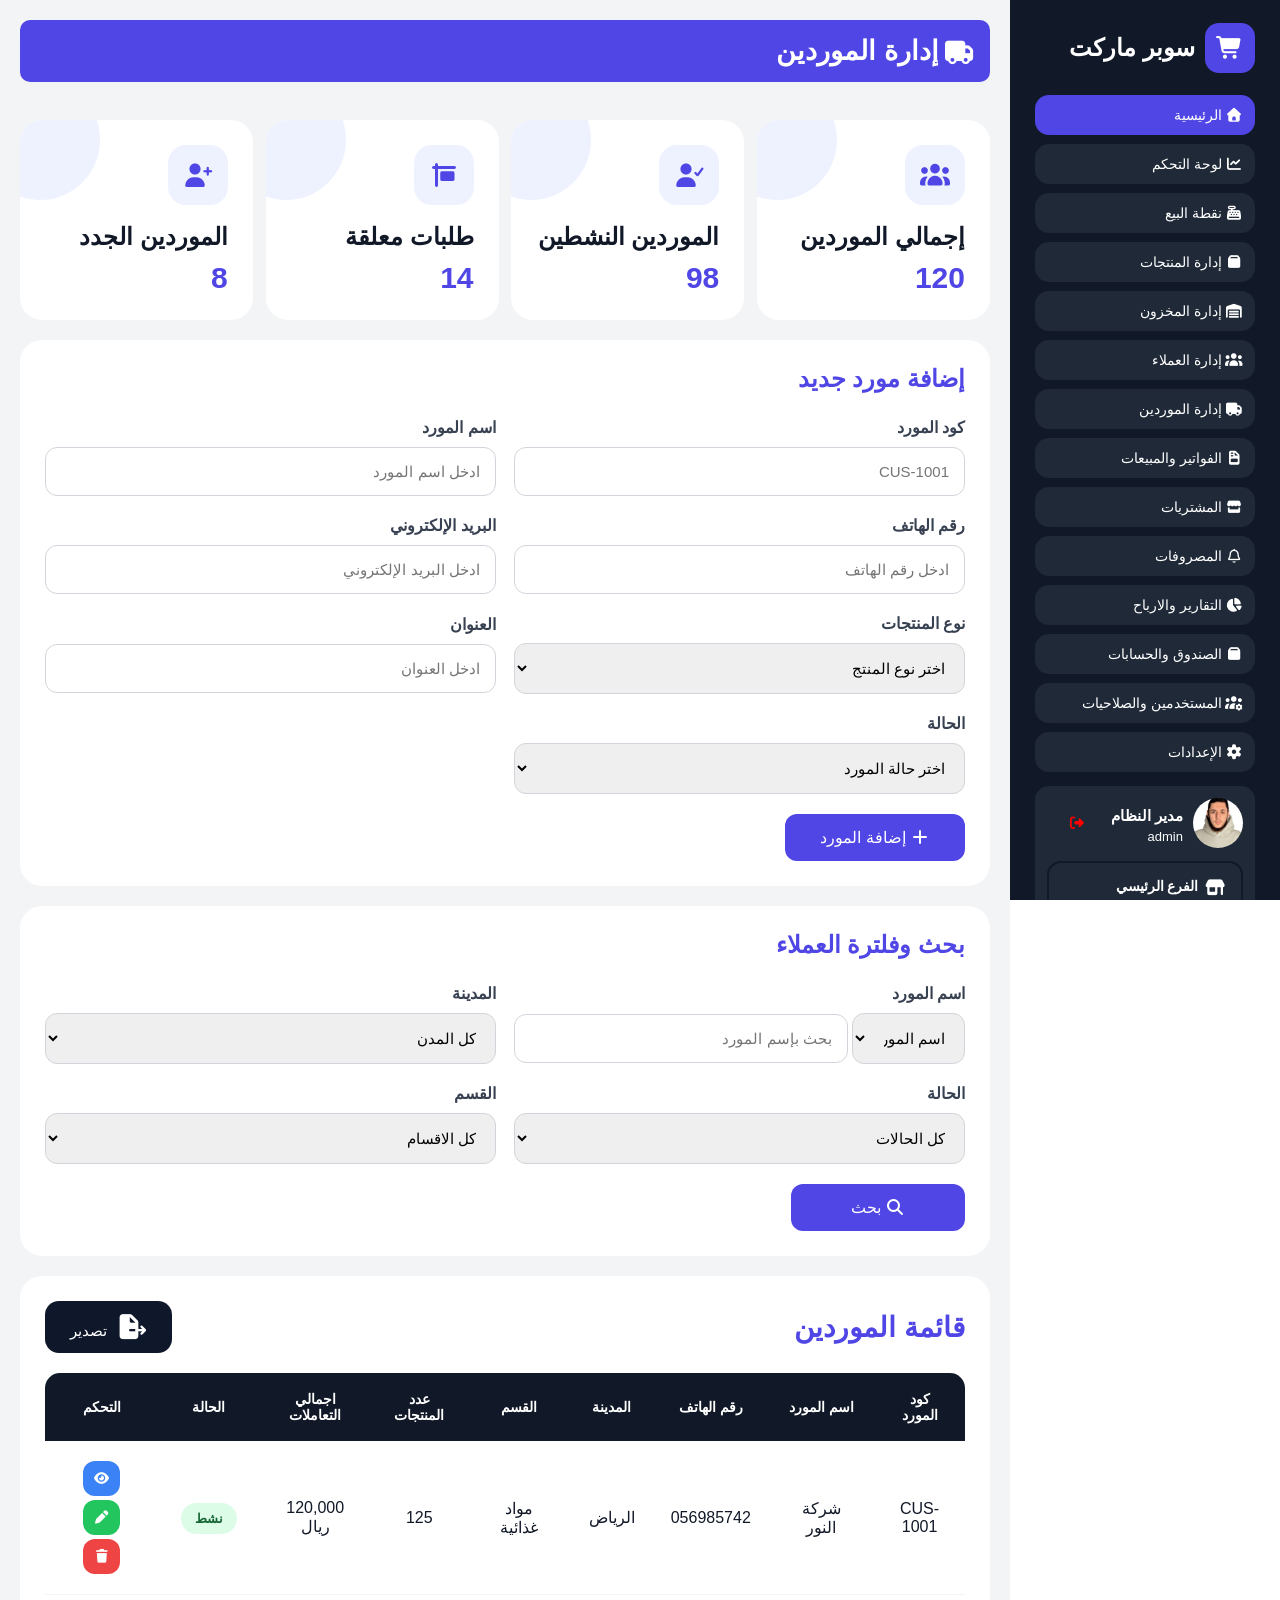
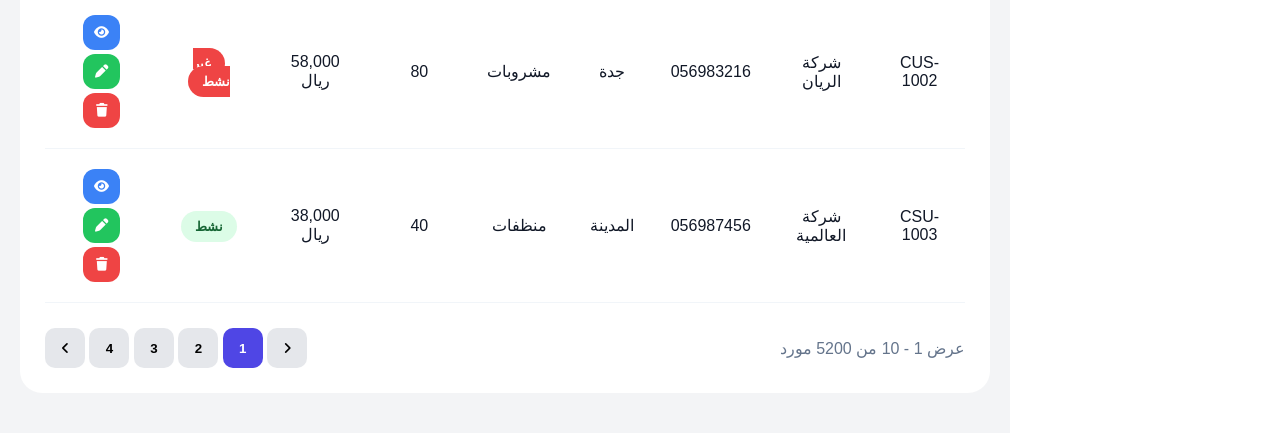
<file: html/suppliers.html>
<!DOCTYPE html>
<html lang="en">
<head>
    <meta charset="UTF-8">
    <meta name="viewport" content="width=device-width, initial-scale=1.0">
    <title>Suppliers Management - إدارة الموردين</title>
    <link rel="stylesheet" href="../css/all.min.css">
    <link rel="stylesheet" href="../css/suppliers_style.css">
    <link rel="stylesheet" href="../css/suppliers_layout.css">
    <link rel="stylesheet" href="../css/suppliers_media_quarey.css">
</head>
<body>
    <div id="suppliers">
        <div class="container">
            <div class="inner">
                <iframe src="sidebar.html" frameborder="0" scrolling="no" title="sidebar"></iframe>
                <div class="content">
                    <div class="header">
                        <div class="titel">
                            <i class="fa-solid fa-truck"></i>
                            <h2>إدارة الموردين</h2>
                        </div>
                        <!-- <div class="used-name">
                            <i class="fa-solid fa-user"></i>
                            <span> مدير النظام</span>
                        </div> -->
                    </div>
                    <div class="cards">
                        <div class="card lg-49 xl-24">
                            <div class="card-icon">
                                <i class="fa-solid fa-users"></i>
                            </div>
                            <h3>إجمالي الموردين</h3>
                            <span>120</span>
                        </div>
                        <div class="card lg-49 xl-24">
                            <div class="card-icon">
                                <i class="fa-solid fa-user-check"></i>
                            </div>
                            <h3>الموردين النشطين</h3>
                            <span>98</span>
                        </div>
                        <div class="card lg-49 xl-24">
                            <div class="card-icon">
                                <i class="fa-solid fa-sign-hanging"></i>
                            </div>
                            <h3>طلبات معلقة</h3>
                            <span>14</span>
                        </div>
                        <div class="card lg-49 xl-24">
                            <div class="card-icon">
                                <i class="fa-solid fa-user-plus"></i>
                            </div>
                            <h3>الموردين الجدد</h3>
                            <span>8</span>
                        </div>
                    </div>
                    <div class="add-suppliers">
                        <div class="titel">
                            <h3>إضافة مورد جديد</h3>
                        </div>
                        <div class="add-supplier">
                            <div class="input-group lg-49">
                                <label for="sup-code">كود المورد</label>
                                <input type="search" id="sup-code" placeholder="CUS-1001">
                            </div>
                            <div class="input-group lg-49">
                                <label for="sup-name">اسم المورد</label>
                                <input type="search" id="sup-name" placeholder="ادخل اسم المورد">
                            </div>
                            <div class="input-group lg-49">
                                <label for="sup-phone">رقم الهاتف</label>
                                <input type="tel" min="9" max="12" id="sup-phone" placeholder="ادخل رقم الهاتف" dir="rtl">
                            </div>
                            <div class="input-group lg-49">
                                <label for="sup-email">البريد الإلكتروني</label>
                                <input type="email" id="sup-email" placeholder="ادخل البريد الإلكتروني">
                            </div>
                            <div class="input-group lg-49">
                                <label for="pro-type">نوع المنتجات</label>
                                <select name="pro-type" id="pro-type">
                                    <option value="all" hidden selected disabled>اختر نوع المنتج</option>
                                    <option value="food">منتجات غذائية</option>
                                    <option value="drinks">مشروبات</option>
                                    <option value="cleaning">منظفات</option>
                                    <option value="elec-appliances">أجهزة كهربائية</option>
                                </select>
                            </div>
                            <div class="input-group lg-49">
                                <label for="place">العنوان</label>
                                <input type="search" id="place" placeholder="ادخل العنوان">
                            </div>
                            <div class="input-group lg-49">
                                <label for="status">الحالة</label>
                                <select name="status" id="status">
                                    <option value="all" hidden selected disabled>اختر حالة المورد</option>
                                    <option value="active">نشط</option>
                                    <option value="inactive">غير نشط</option>
                                </select>
                            </div>
                        </div>
                        <div class="button">
                            <button type="button">
                                <i class="fa-solid fa-plus"></i>
                                <span>إضافة المورد</span>
                            </button>
                        </div>
                    </div>
                    <div class="filters">
                        <div class="titel">
                            <h3>بحث وفلترة العملاء</h3>
                        </div>
                        <div class="filter">
                            <div class="input-filter lg-49">
                                <label for="filter-name">اسم المورد</label>
                                <div class="type-filter">
                                    <select name="name" id="name">
                                        <option value="code">كود المورد</option>
                                        <option value="name" selected>اسم المورد</option>
                                        <option value="phone">رقم هاتف المورد</option>
                                    </select>
                                    <input type="search" id="filter-name" placeholder="بحث بإسم المورد">
                                </div>
                            </div>
                            <div class="input-filter lg-49">
                                <label for="filter-city">المدينة</label>
                                <select name="filter-city" id="filter-city">
                                    <option value="all" selected>كل المدن</option>
                                    <option value="reiad">الرياض</option>
                                    <option value="madinah">المدينة</option>
                                    <option value="heddah">جدة</option>
                                </select>
                            </div>
                            <div class="input-filter lg-49">
                                <label for="filter-status">الحالة</label>
                                <select name="filter-status" id="filter-status">
                                    <option value="all" selected>كل الحالات</option>
                                    <option value="active">نشط</option>
                                    <option value="inactive">غير نشط</option>
                                </select>
                            </div>
                            <div class="input-filter lg-49">
                                <label for="filter-depart">القسم</label>
                                <select name="filter-depart" id="filter-depart">
                                <option value="all" selected >كل الاقسام</option>
                                <option value="food">منتجات غذائية</option>
                                <option value="drinks">مشروبات</option>
                                <option value="cleaning">منظفات</option>
                                <option value="elec-appliances">أجهزة كهربائية</option>
                                </select>
                            </div>
                        </div>
                        <div class="button">
                            <button type="button">
                                <i class="fa-solid fa-magnifying-glass"></i>
                                <span>بحث</span>
                            </button>
                        </div>
                    </div>
                    <div class="table-box">
                        <div class="titel">
                            <h3>قائمة الموردين</h3>
                            <button class="status export">
                                <i class="fa-solid fa-file-export"></i>
                                <span>تصدير</span>
                            </button>
                        </div>
                        <table>
                            <thead>
                                <tr>
                                    <th>كود المورد</th>
                                    <th>اسم المورد</th>
                                    <th>رقم الهاتف</th>
                                    <th>المدينة</th>
                                    <th>القسم</th>
                                    <th>عدد المنتجات</th>
                                    <th>اجمالي التعاملات</th>
                                    <th>الحالة</th>
                                    <th>التحكم</th>
                                </tr>
                            </thead>
                            <tbody>
                                <tr>
                                    <td>CUS-1001</td>
                                    <td>شركة النور</td>
                                    <td>056985742</td>
                                    <td>الرياض</td>
                                    <td>مواد غذائية</td>
                                    <td>125</td>
                                    <td>120,000 ريال</td>
                                    <td>
                                        <span class="active status">نشط</span>
                                    </td>
                                    <td>
                                        <div class="button">
                                            <button class="view">
                                                <i class="fa-solid fa-eye"></i>
                                            </button>
                                            <button class="edit">
                                                <i class="fa-solid fa-pen"></i>
                                            </button>
                                            <button class="delete">
                                                <i class="fa-solid fa-trash"></i>
                                            </button>
                                        </div>
                                    </td>
                                </tr>
                                <tr>
                                    <td>CUS-1002</td>
                                    <td>شركة الريان</td>
                                    <td>056983216</td>
                                    <td>جدة</td>
                                    <td>مشروبات</td>
                                    <td>80</td>
                                    <td>58,000 ريال</td>
                                    <td>
                                        <span class="inactive status">غير نشط</span>
                                    </td>
                                    <td>
                                        <div class="button">
                                            <button class="view">
                                                <i class="fa-solid fa-eye"></i>
                                            </button>
                                            <button class="edit">
                                                <i class="fa-solid fa-pen"></i>
                                            </button>
                                            <button class="delete">
                                                <i class="fa-solid fa-trash"></i>
                                            </button>
                                        </div>
                                    </td>
                                </tr>
                                <tr>
                                    <td>CSU-1003</td>
                                    <td>شركة العالمية</td>
                                    <td>056987456</td>
                                    <td>المدينة</td>
                                    <td>منظفات</td>
                                    <td>40</td>
                                    <td>38,000 ريال</td>
                                    <td>
                                        <span class="active status">نشط</span>
                                    </td>
                                    <td>
                                        <div class="button">
                                            <button class="view">
                                                <i class="fa-solid fa-eye"></i>
                                            </button>
                                            <button class="edit">
                                                <i class="fa-solid fa-pen"></i>
                                            </button>
                                            <button class="delete">
                                                <i class="fa-solid fa-trash"></i>
                                            </button>
                                        </div>
                                    </td>
                                </tr>
                            </tbody>
                        </table>
                        <div class="pagination">
                            <div class="page-count">
                                <p>عرض 1 - 10 من 5200 مورد</p>
                            </div>
                            <div class="pages">
                                <button>
                                    <i class="fa-solid fa-angle-right"></i>
                                </button>
                                <button class="active">1</button>
                                <button>2</button>
                                <button>3</button>
                                <button>4</button>
                                <button>
                                    <i class="fa-solid fa-angle-left"></i>
                                </button>
                            </div>
                        </div>
                    </div>
                </div>
            </div>
        </div>
    </div>
</body>
</html>
</file>
<file: css/login_style.css>
#login {
  height: 100vh;
  background-color: #161f32;
  background-image: url(../images/Background_login_without_style.png);
  background-size: cover;
  background-position: center;
}
#login .container .item {
  width: 450px;
  height: 100vh;
  margin: auto;
  display: flex;
  justify-content: center;
  align-items: center;
}
#login .container .inner .content {
  width: 100%;
  border-radius: 20px;
  /* يتم الرجوع  ليهم عند التعديل */
  /* border: 3px solid #ffffff;
  background-color: rgba(255, 255, 255); */
  border: 3px solid rgba(255, 255, 255, 0);
  background-color: rgba(255, 255, 255, 0);
  padding: 20px 30px;
}
#login .container .inner .content .head {
  width: 100%;
  margin: auto;
  text-align: center;
}
#login .container .inner .content .head .img {
  width: 90px;
  height: 90px;
  margin: auto;
  margin-bottom: 20px;
  background-color: #22c55e;
  background-color: #4f46e5;
  border-radius: 50%;
  display: flex;
  justify-content: center;
  align-items: center;
  box-shadow: 0 5px 15px rgba(79, 70, 229, 0.4);
}
#login .container .inner .content .head .img i {
  font-size: 40px;
  color: #fff;
}
#login .container .inner .content .head .titel h2 {
  color: #0f172a;
  font-size: 28px;
  margin-bottom: 10px;
}
#login .container .inner .content .head .titel p {
  color: #64748b;
  font-size: 14px;
  margin-bottom: 30px;
}
#login .container .inner .content .login table {
  width: 100%;
  margin: auto;
}
#login .container .inner .content .login table label {
  display: block;
  font-size: 14px;
  color: #555;
  margin-bottom: 8px;
}
#login .container .inner .content .login table .input {
  display: block;
  position: relative;
  margin-bottom: 20px;
}
#login .container .inner .content .login table .input input {
  padding: 14px 45px 14px 14px;
  width: 100%;
  border-radius: 12px;
  font-size: 15px;
  border: 1px solid #cbd5e1;
}
#login .container .inner .content .login table .input input:focus {
      outline: none;
  border-color: #4f46e5;
  box-shadow: 0 0 5px rgba(79, 70, 229, 0.3);
}
#login .container .inner .content .login table i {
  position: absolute;
  right: 15px;
  top: 50%;
  transform: translateY(-50%);
  color: #738192;
}
#login .container .inner .content .login table .check {
  display: flex;
  flex-wrap: wrap;
  justify-content: start;
  margin-bottom: 10px;
}
#login .container .inner .content .login table .check label {
  margin-left: 5px;
  font-size: 14px;
  color: #555;
}
#login .container .inner .content .login table .button button a {
    color: #ffffff;
}
#login .container .inner .content .login table .button button {
  width: 100%;
  padding: 14px;
  border-radius: 12px;
  border: none;
  font-size: 15px;
  background-color: #4f46e5;
  color: #ffffff;
  transition: 0.5s;
}
#login .container .inner .content .login table .button button:hover {
  background:#4338ca;
  transform: translateY(-5px);
  box-shadow:  0 5px 15px rgba(79, 70, 229, 0.9);
}
#login .container .inner .content .login table .footer-text p {
  text-align: center;
  font-size: 14px;
  margin-top: 20px;
  color: #777;
}
</file>
<file: css/login_layout.css>
* , ::after , ::before {
    box-sizing: border-box;
    margin: 0;
    padding: 0;
}
body {
    font-family:Tahoma, sans-serif;
}
ul {
    list-style: none;
}
a {
    text-decoration: none;
}
.w-100 {
    width: 100%;
}
img {
    display: block;
}
.container {
    width: 90%;
    height: 100vh;
    margin: auto;
}
.d-flex {
    display: flex;
}
.flex-wrap {
    flex-wrap: wrap;
}
body {
    direction: rtl;
}
</file>
<file: css/customer_style.css>
#customer .container .inner {
    display: flex;
}
#customer .container .inner .content {
    background-color: #F3F4F6;
    padding: 120px 20px 20px 20px;
    flex: 1;
}
#customer .container .inner .content .header {
    background-color: #4F46E5;
    color: #ffffff;
    padding: 15px;
    border-radius: 10px;
    font-size: 18px;
    display: flex;
    margin-bottom: 30px;
    justify-content: space-between;
    align-items: center;
    position: fixed;
    top: 20px;
    left: 20px;
    right: 290px;
    z-index: 1000;
    box-shadow: 0 4px 15px rgba(0,0,0,0.01);
}
#customer .container .inner .content .header .titel {
    display: flex;
    align-items: center;
}
#customer .container .inner .content .header .titel i {
    font-size: 25px;
    margin-left: 5px;
}
/* #customer .container .inner .content .header .used-name {
    display: flex;
    justify-content: center;
    align-items: center;
}
#customer .container .inner .content .header .used-name i {
    width: 40px;
    height: 40px;
    border-radius: 50%;
    background-color: #B3ACEE;
    color: #584DD1;
    display: flex;
    justify-content: center;
    align-items: center;
    margin-left: 5px;
} */
#customer .container .inner .content .cards .card {
    background-color: #ffffff;
    border-radius: 22px;
    padding: 25px;
    margin-bottom: 20px;
    position: relative;
    overflow: hidden;
    transition: 0.3s;
}
#customer .container .inner .content .cards .card::before {
    content: "";
    width: 120px;
    height: 120px;
    background-color: #eef2ff;
    border-radius: 50%;
    top: -40px;
    left: -40px;
    position: absolute;
}
#customer .container .inner .content .cards .card:hover {
    transform: translateY(-5px);
}
#customer .container .inner .content .cards .card .card-icon {
    width: 60px;
    height: 60px;
    font-size: 24px;
    background-color: #eef2ff;
    color: #4F46E5;
    border-radius: 18px;
    display: flex;
    justify-content: center;
    align-items: center;
    margin-bottom: 18px;
}
#customer .container .inner .content .cards .card h3 {
    font-size: 24px;
    color: #111827;
    margin-bottom: 10px;
}
#customer .container .inner .content .cards .card p {
    font-size: 30px;
    font-weight: 700;
    color: #4F46E5;
}
#customer .container .inner .content .add-customers {
    background-color: #ffffff;
    padding: 25px;
    border-radius: 22px;
    margin-bottom: 20px;
}
#customer .container .inner .content .add-customers .titel h3 {
    font-size: 24px;
    color: #4F46E5;
    margin-bottom: 25px;
}
#customer .container .inner .content .add-customers .customer .input-group {
    display: flex;
    flex-direction: column;
    margin-bottom: 20px;
}
#customer .container .inner .content .add-customers .customer .input-group label {
    color: #374151;
    margin-bottom: 10px;
    font-weight: 600;
}
#customer .container .inner .content .add-customers .customer .input-group input , 
#customer .container .inner .content .add-customers .customer .input-group select {
    outline: none;
    border: 1px solid #d1d5db;
    border-radius: 12px;
    padding: 15px;
    font-size: 15px;
    transition: 0.3s;
}
#customer .container .inner .content .add-customers .customer .input-group input:focus ,
#customer .container .inner .content .add-customers .customer .input-group select:focus {
    border-color: #4F46E5;
    box-shadow: 0 5px 15px #4F46E5;
}
#customer .container .inner .content .add-customers .customer .upload-img {
    text-align: center;
    border: 2px dashed #cbd5e1;
    padding: 80px 40px;
    border-radius: 15px;
    color: #6b7280;
    margin-bottom: 25px;
}
#customer .container .inner .content .add-customers .customer .upload-img i {
    font-size: 35px;
    margin-bottom: 10px;
    color: #4F46E5;
}
#customer .container .inner .content .add-customers .button button {
    border: none;
    padding: 14px 20px;
    font-size: 16px;
    border-radius: 12px;
    color: #ffffff;
    background-color: #4F46E5;
}
#customer .container .inner .content .add-customers .button button:hover {
    background-color: #4338ca;
}
#customer .container .inner .content .filters {
    background-color: #ffffff;
    padding: 25px;
    border-radius: 22px;
    margin-bottom: 20px;
}
#customer .container .inner .content .filters .titel h3 {
    color: #4F46E5;
    font-size: 24px;
    margin-bottom: 20px;
}
#customer .container .inner .content .filters .filter .input-filter {
    display: flex;
    flex-direction: column;
    margin-bottom: 20px;
}
#customer .container .inner .content .filters .filter .input-filter label {
    color: #374151;
    font-weight: 600;
    margin-bottom: 10px;
}
#customer .container .inner .content .filters .filter .input-filter .type-filter select {
    width: 25%;
}
#customer .container .inner .content .filters .filter .input-filter .type-filter input {
    width: 74%;
}
#customer .container .inner .content .filters .filter .input-filter .type-filter {
    display: flex;
    justify-content: space-between;
    flex: 1;
}
#customer .container .inner .content .filters .filter .input-filter input , 
#customer .container .inner .content .filters .filter .input-filter select {
    outline: none;
    border: 1px solid #d1d5db;
    padding: 15px;
    border-radius: 12px;
    font-size: 15px;
}
#customer .container .inner .content .filters .filter .input-filter input:focus , 
#customer .container .inner .content .filters .filter .input-filter select:focus {
    border-color: #4F46E5;
    box-shadow: 0 5px 15px #4F46E5;
}
#customer .container .inner .content .filters .button button {
    background-color: #4F46E5;
    padding: 14px 30px;
    border-radius: 12px;
    font-size: 16px;
    color: #ffffff;
    border: none;
}
#customer .container .inner .content .filters .button button:hover {
    background-color: #4338ca;
}
#customer .container .inner .content .table-box {
    background-color: #ffffff;
    padding: 25px;
    border-radius: 22px;
    box-shadow: 0 8px 25px rgba(0,0,0,0.05);
}
#customer .container .inner .content .table-box .table-header {
    display: flex;
    flex-wrap: wrap;
    justify-content: space-between;
    align-items: center;
    margin-bottom: 20px;
}
#customer .container .inner .content .table-box .table-header h3 {
    font-size: 24px;
    color: #4F46E5;
}
#customer .container .inner .content .table-box .table-header button.export {
    border: none;
    padding: 13px 25px;
    border-radius: 14px;
    color: #ffffff;
    font-size: 15px;
    margin-right: 10px;
    background-color: #0f172a;
}
#customer .container .inner .content .table-box table {
    width: 100%;
    border-collapse: collapse;
    background-color: #111827;
    color: #ffffff;
    border-top-left-radius: 15px;
    border-top-right-radius: 15px;
}
#customer .container .inner .content .table-box table thead th  {
    padding: 18px;
    font-size: 14px;
    text-align: center;
}
#customer .container .inner .content .table-box table tbody td {
    background-color: #ffffff;
    color: #111827;
    padding: 18px;
    border-bottom: 1px solid #f1f5f9;
    text-align: center;
}

#customer .container .inner .content .table-box table tbody .cus-img {
    display: flex;
    justify-content: center;
    align-items: center;
}
#customer .container .inner .content .table-box table tbody .cus-img img {
    width: 50px;
    height: 50px;
    border-radius: 50%;
    margin-left: 5px;
}
#customer .container .inner .content .table-box table tbody .cus-img h4 {
    font-size: 13px;
    color: #334155;
}
#customer .container .inner .content .table-box table tbody .status {
    border-radius: 30px;
    padding: 8px 14px;
    font-weight: 700;
    font-size: 13px;
}
#customer .container .inner .content .table-box table tbody .vip {
    background-color: #EDE9FE;
    color: #5B21B6;
}
#customer .container .inner .content .table-box table tbody .regular {
    background-color: #FEF3C7;
    color: #92400E;
}
#customer .container .inner .content .table-box table tbody .active {
    background-color: #dcfce7;
    color: #166534;
}
#customer .container .inner .content .table-box table tbody .inactive {
    background-color: #EF4444;
    color: #ffffff;
}
#customer .container .inner .content .table-box table tbody .button-control button {
    padding: 10px;
    border-radius: 12px;
    margin: 2px 1px;
    color: #ffffff;
    border: none;
}
#customer .container .inner .content .table-box table tbody .button-control button.view {
    background-color: #3B82F6;
}
#customer .container .inner .content .table-box table tbody .button-control button.edit {
    background-color: #22C55E;
}
#customer .container .inner .content .table-box table tbody .button-control button.delete {
    background-color: #EF4444;
}
#customer .container .inner .content .pagination {
    display: flex;
    justify-content: space-between;
    align-items: center;
    margin-top: 25px;
}
#customer .container .inner .content .pagination .page-count p {
color: #64748b;
}
#customer .container .inner .content .pagination .pages button {
    width: 40px;
    height: 40px;
    background-color: #e5e7eb;
    border-radius: 10px;
    font-weight: 700;
    border: none;
}
#customer .container .inner .content .pagination .pages button.active {
    background-color: #4F46E5;
    color: #ffffff;
}
#customer .container .inner .content .pagination .pages button:hover {
    background-color: #4F46E5;
    color: #ffffff;
}
</file>
<file: css/customer_layout.css>
* , ::after , ::before {
    box-sizing: border-box;
    margin: 0;
    padding: 0;
}
body {
    font-family:Tahoma, sans-serif , 'Cairo',sans-serif;
    direction: rtl;
}
ul {
    list-style: none;
}
a {
    text-decoration: none;
    color: black;
}
.w-100 {
    width: 100%;
}
img {
    display: block;
}
.container {
    width: 100%;
    margin: auto;
}
.d-flex {
    display: flex;
}
.flex-wrap {
    flex-wrap: wrap;
}
iframe {
width: 270px;
background-color: #111827;
display: block;
height: 100vh;
position: sticky;
top: 0;
}
</file>
<file: css/customer_media_quarey.css>
@media screen and (min-width:1024px) {
    .lg-100 {
        width: 100%;
    }
    .lg-49 {
        width: 49%;
    }
    #customer .container .inner .content .cards {
        display: flex;
        flex-wrap: wrap;
        justify-content: space-between;
        align-items: center;
    }
    #customer .container .inner .content .add-customers .customer {
        display: flex;
        flex-wrap: wrap;
        justify-content: space-between;
        align-items: center;
    }
    #customer .container .inner .content .filters .filter {
        display: flex;
        flex-wrap: wrap;
        justify-content: space-between;
        align-items: center;
    }
    #customer .container .inner .content .filters .filter .type-filter {
        display: flex;
        justify-content: space-between;
        align-items: center;

    }
}
@media screen and (min-width:1280px) {
    .xl-24 {
        width: 24%;
    }
    #customer .container .inner .content .filters .button button {
        padding: 14px 60px;
    }
}
</file>
<file: css/home_page_style.css>
#home .container .inner {
    display: flex;
}
#home .container .inner .content{
    background-image: url(../images/background_R3.png);
    background-size: cover;
    background-position: center;
    /* height: 1019px; */
    height: 100vh;
    width: 100%;
}
</file>
<file: css/home_page_layout.css>
* , ::after , ::before {
    box-sizing: border-box;
    margin: 0;
    padding: 0;
}
body {
    font-family:Tahoma, sans-serif , 'Cairo',sans-serif;
    direction: rtl;
}
ul {
    list-style: none;
}
a {
    text-decoration: none;
}
.w-100 {
    width: 100%;
}
img {
    display: block;
}
.container {
    width: 100%;
    margin: auto;
}
.d-flex {
    display: flex;
}
.flex-wrap {
    flex-wrap: wrap;
}
iframe {
width: 270px;
background-color: #111827;
display: block;
height: 100vh;
position: sticky;
top: 0;
}
</file>
<file: css/inventory_style.css>
#inventory .container .inner .content {
    padding: 140px 20px 20px 20px;
    flex: 1;
        background-color: #F3F4F6;
}
#inventory .container .inner .content .header {
    background-color: #4F46E5;
    display: flex;
    justify-content: space-between;
    align-items: center;
    padding: 15px;
    color: #ffffff;
    border-radius: 10px;
    position: fixed;
    top: 20px;
    left: 20px;
    right: 290px;
    z-index: 1000;
    box-shadow: 0 4px 15px rgba(0,0,0,0.01);
}
#inventory .container .inner .content .header .titel {
    display: flex;
    justify-content: center;
    align-items: center;
    font-size: 18px;
}
#inventory .container .inner .content .header .titel i {
    font-size: 25px;
    margin-left: 5px;
}
/* #inventory .container .inner .content .header .used-name {
    display: flex;
    justify-content: center;
    align-items: center;
}
#inventory .container .inner .content .header .used-name i {
    width: 40px;
    height: 40px;
    border-radius: 50%;
    background-color: #B3ACEE;
    color: #584DD1;
    display: flex;
    justify-content: center;
    align-items: center;
    margin-left: 5px;
} */
#inventory .container .inner .content .cards .card {
    padding: 25px;
    border-radius: 18px;
    background-color: #ffffff;
    box-shadow: 0 8px 20px rgba(0,0,0,0.08);
    margin-bottom: 20px;
    position: relative;
    overflow: hidden;
    transition: 0.3s;
    /* text-align: center; */
}
#inventory .container .inner .content .cards .card::before {
    content: "";
    width: 120px;
    height: 120px;
    border-radius: 50%;
    background-color: #eef2ff;
    top: -40px;
    left: -40px;
    position: absolute;
}
#inventory .container .inner .content .cards .card:hover {
    transform: translateY(-5px);
}
#inventory .container .inner .content .cards .card .card-icon {
    width: 60px;
    height: 60px;
    font-size: 24px;
    background-color: #eef2ff;
    color: #4F46E5;
    border-radius: 18px;
    display: flex;
    justify-content: center;
    align-items: center;
    margin-bottom: 18px;
}
#inventory .container .inner .content .cards .card h3 {
    font-size: 24px;
    margin-bottom: 10px;
    color: #111827;
}
#inventory .container .inner .content .cards .card span {
    font-size: 28px;
    font-weight: 700;
    color: #4F46E5;
}
#inventory .container .inner .content .filters {
    padding: 25px;
    background-color:#ffffff;
    border-radius: 18px;
    margin-bottom: 20px;
}
#inventory .container .inner .content .filters h3 {
    font-size: 24px;
    color: #4F46E5;
    margin-bottom: 20px;
}
#inventory .container .inner .content .filters .filter-group {
    display: flex;
    flex-direction: column;
}
#inventory .container .inner .content .filters .filter-group label {
    font-size: 16px;
    color: #374151;
    font-weight: 700;
    margin-bottom: 8px;
}
#inventory .container .inner .content .filters .filter-group input , select {
    border: 1px solid #d1d5db;
    outline: none;
    padding: 13px;
    border-radius: 10px;
    margin-bottom: 8px;
}
#inventory .container .inner .content .filters .filter-group input:focus ,
#inventory .container .inner .content .filters .filter-group select:focus {
    border-color: #4F46E5;
    box-shadow: 0 5px 15px #4F46E5;
}
#inventory .container .inner .content .filters button {
    background-color: #4F46E5;
    color: #ffffff;
    padding: 15px 30px;
    border-radius: 10px;
    font-size: 18px;
    border: none;
    margin-top: 10px;
}
#inventory .container .inner .content .filters button:hover {
    background-color: #4338ca;
}
#inventory .container .inner .content .table-box {
    padding: 25px;
    border-radius: 18px;
    background-color: #ffffff;
    box-shadow: 0 8px 20px rgba(0,0,0,0.08);
}
#inventory .container .inner .content .table-box .table-header {
    display: flex;
    flex-wrap: wrap;
    justify-content: space-between;
    align-items: center;
    margin-bottom: 20px;
}
#inventory .container .inner .content .table-box .table-header h3 {
    color: #4F46E5;
    font-size: 24px;
}
#inventory .container .inner .content .table-box .table-header .button .status {
    padding: 12px 20px;
    color: #ffffff;
    background-color: #4F46E5;
    border: none;
    font-size: 15px;
    border-radius: 14px;
    margin-bottom: 10px;
}
#inventory .container .inner .content .table-box .table-header .button .add {
    background-color: #4F46E5;
}
#inventory .container .inner .content .table-box .table-header .button .export {
    background-color: #0f172a;
    padding: 13px 25px;
}
#inventory .container .inner .content .table-box .table-header button a {
    color: #ffffff;
}
#inventory .container .inner .content .table-box .table-body table {
    background-color: #111827;
    width: 100%;
    color: #ffffff;
    border-top-left-radius: 18px;
    border-top-right-radius: 18px;
    border-collapse: collapse;
}
#inventory .container .inner .content .table-box .table-body table th {
    padding: 18px;
}
#inventory .container .inner .content .table-box .table-body table td {
    background-color: #ffffff;
    color: #000000;
    text-align: center;
    border-bottom: 1px solid #e5e7eb;
    padding: 30px 0;
}
#inventory .container .inner .content .table-box .table-body table .status  {
    padding: 8px 15px;
    border-radius: 20px;
    font-size: 14px;
}
#inventory .container .inner .content .table-box .table-body table .available {
    background-color: #DCFCE7;
    color: #166534;
}
#inventory .container .inner .content .table-box .table-body table .unavailable {
background-color: #EF4444;
color: #ffffff;
}
#inventory .container .inner .content .table-box .table-body table .low {
background-color: #FEF3C7;
color: #92400E;
}
#inventory .container .inner .content .table-box .table-body table tbody .img {
    padding: 0;
}
#inventory .container .inner .content .table-box .table-body table tbody .img img {
    width: 65px;
    height: 65px;
    margin: auto;
    object-fit: cover;
    display: block;
    border-radius: 8px;
}
#inventory .container .inner .content .table-box .table-body button.status {
    border: none;
    padding: 10px;
    margin-bottom: 5px;
    margin-left: 5px;
    border-radius: 10px;
    color: #ffffff;
}
#inventory .container .inner .content .table-box .table-body button.view {
    background-color: #3B82F6;
}
#inventory .container .inner .content .table-box .table-body button.edit {
    background-color: #22C55E;
}
#inventory .container .inner .content .table-box .table-body button.delete {
    background-color: #EF4444;
}
#inventory .container .inner .content .table-box .pagination {
    display: flex;
    flex-wrap: wrap;
    justify-content: space-between;
    align-items: center;
    margin-top: 25px;
}
#inventory .container .inner .content .table-box .pagination .page-count p {
color: #6b7280;
font-size: 15px;
}
#inventory .container .inner .content .table-box .pagination .pages button {
    width: 40px;
    height: 40px;
    border: none;
    border-radius: 10px;
    font-weight: 700;
    background-color: #e5e7eb;
}
#inventory .container .inner .content .table-box .pagination .pages button.active {
    background-color: #4F46E5;
    color: #ffffff;
}
#inventory .container .inner .content .table-box .pagination .pages button:hover {
    background-color: #4F46E5;
    color: #ffffff;
}
</file>
<file: css/inventory_layout.css>
* , ::after , ::before {
    box-sizing: border-box;
    margin: 0;
    padding: 0;
}
body {
    font-family:Tahoma, sans-serif , 'Cairo',sans-serif;
    direction: rtl;
}
ul {
    list-style: none;
}
a {
    text-decoration: none;
}
.w-100 {
    width: 100%;
}
img {
    display: block;
}
.container {
    width: 100%;
    margin: auto;
}
.d-flex {
    display: flex;
}
.flex-wrap {
    flex-wrap: wrap;
}
iframe {
width: 270px;
background-color: #111827;
display: block;
height: 100vh;
position: sticky;
top: 0;
}
</file>
<file: css/inventory_media_quarey.css>
@media screen and (min-width:1100px) {
    .lg-32 {
        width: 32%;
    }
    .lg-100 {
        width: 100%;
    }
    .lg-49 {
        width: 49%;
    }
    #inventory .container .inner .content .cards {
        display: flex;
        flex-wrap: wrap;
        justify-content: space-between;
        align-items: center;
    }
    #inventory .container .inner .content .filters .filter-box {
        display: flex;
        flex-wrap: wrap;
        justify-content: space-between;
        align-items: center;
    }
}
@media screen and (min-width:1310px) {
    .xl-24 {
        width: 24%;
    }
    .xl-49 {
        width: 49%;
    }
    #inventory .container .inner .content .table-box .table-header {
        display: flex;
        flex-wrap: wrap;
        justify-content: space-between;
        align-items: center;
    }
}
</file>
<file: css/invoices_sales_style.css>
#sales .container .inner {
    display: flex;
}
#sales .container .inner .content {
    background-color: #F3F4F6;
    flex: 1;
    padding: 120px 20px 20px 20px;
}
#sales .container .inner .content .header .titel {
    background-color: #4F46E5;
    color: #ffffff;
    font-size: 18px;
    padding: 15px;
    border-radius: 10px;
    position: fixed;
    top: 20px;
    left: 20px;
    right: 290px;
    z-index: 1000;
}
#sales .container .inner .content .header .titel {
    display: flex;
    flex-wrap: wrap;
    align-items: center;
}
#sales .container .inner .content .header .titel i {
    font-size: 25px;
    margin-left: 5px;
}
/* #sales .container .inner .content .header .used-name {
    display: flex;
    justify-content: center;
    align-items: center;
}
#sales .container .inner .content .header .used-name i {
    width: 40px;
    height: 40px;
    border-radius: 50%;
    background-color: #B3ACEE;
    color: #584DD1;
    display: flex;
    justify-content: center;
    align-items: center;
    margin-left: 5px;
} */
#sales .container .inner .content .cards .card {
    padding: 25px;
    border-radius: 22px;
    background-color: #ffffff;
    margin-bottom: 20px;
    position: relative;
    overflow: hidden;
    transition: 0.3s;
}
#sales .container .inner .content .cards .card::before {
    content: "";
    width: 120px;
    height: 120px;
    border-radius: 50%;
    background-color: #eef2ff;
    position: absolute;
    top: -40px;
    left: -40px;
}
#sales .container .inner .content .cards .card:hover {
    transform: translateY(-5px);
}
#sales .container .inner .content .cards .card .card-icon {
    width: 60px;
    height: 60px;
    background-color: #eef2ff;
    color: #4F46E5;
    display: flex;
    justify-content: center;
    align-items: center;
    font-size: 24px;
    border-radius: 18px;
    margin-bottom: 18px;
}
#sales .container .inner .content .cards .card h3 {
    font-size: 24px;
    color: #111827;
    margin-bottom: 10px;
}
#sales .container .inner .content .cards .card span {
    font-size: 30px;
    font-weight: 700;
    color: #4F46E5;
}
#sales .container .inner .content .filters {
    padding: 25px;
    border-radius: 22px;
    background-color: #ffffff;
    margin-bottom: 20px;
}
#sales .container .inner .content .filters .titel h3 {
    font-size: 24px;
    color: #4F46E5;
    margin-bottom: 25px;
}
#sales .container .inner .content .filters .filter .input-filter {
    display: flex;
    flex-direction: column;
    margin-bottom: 20px;
}
#sales .container .inner .content .filters .filter .input-filter label {
    font-weight: 600;
    color: #374151;
    margin-bottom: 10px;
}
#sales .container .inner .content .filters .filter .input-filter input , 
#sales .container .inner .content .filters .filter .input-filter select {
    outline: none;
    border: 1px solid #d1d5db;
    padding: 15px;
    border-radius: 12px;
    font-size: 15px;
}
#sales .container .inner .content .filters .filter .input-filter input:focus , 
#sales .container .inner .content .filters .filter .input-filter select:focus {
    border-color: #4F46E5;
    box-shadow: 0 5px 15px #4F46E5;
}
#sales .container .inner .content .filters .filter .input-filter .type-filter {
    display: flex;
    justify-content: space-between;
    align-items: center;
}
#sales .container .inner .content .filters .filter .input-filter .type-filter select {
    width: 25%;
}
#sales .container .inner .content .filters .filter .input-filter .type-filter input {
    width: 74%;
}
#sales .container .inner .content .filters .button button {
    border: none;
    padding: 14px 20px;
    font-size: 16px;
    background-color: #4F46E5;
    color: #ffffff;
    border-radius: 12px;
}
#sales .container .inner .content .filters .button button:hover {
    background-color: #4338ca;
}
#sales .container .inner .content .invoices-box {
    background-color: #ffffff;
    padding: 25px;
    border-radius: 22px;
    margin-bottom: 20px;
}
#sales .container .inner .content .invoices-box .invoices-header {
    display: flex;
    justify-content: space-between;
    align-items: center;
    margin-bottom: 25px;
}
#sales .container .inner .content .invoices-box .invoices-header h3 {
    color: #4F46E5;
    font-size: 24px;
}
#sales .container .inner .content .invoices-box .invoices-header .actions .status {
    border: none;
    padding: 13px 14px;
    border-radius: 14px;
    color: #ffffff;
    font-size: 15px;
    margin-right: 10px;
}
#sales .container .inner .content .invoices-box .invoices-header .actions {
    display: flex;
    justify-content: space-between;
    align-items: center;
}
#sales .container .inner .content .invoices-box .invoices-header .actions .add {
    background-color: #4f46e5;
}
#sales .container .inner .content .invoices-box .invoices-header .actions .add a {
    color: #ffffff;
}
#sales .container .inner .content .invoices-box .invoices-header .actions .print {
    background-color: #22c55e;
}
#sales .container .inner .content .invoices-box .invoices-header .actions .export {
    background-color: #0f172a;
}
#sales .container .inner .content .invoices-box table {
    width: 100%;
    background-color: #111827;
    color: #ffffff;
    border-top-left-radius: 15px;
    border-top-right-radius: 15px;
    border-collapse: collapse;

}
#sales .container .inner .content .invoices-box table th {
    padding: 18px;
    font-size: 14px;
    text-align: center;
}
#sales .container .inner .content .invoices-box table td {
    padding: 18px;
    background-color: #ffffff;
    color: #111827;
    text-align: center;
    border-bottom: 1px solid #f1f5f9;
}
#sales .container .inner .content .invoices-box table td span {
    padding: 8px 14px;
    border-radius: 30px;
    font-size: 13px;
    font-weight: 700;
    color: #ffffff;
}
#sales .container .inner .content .invoices-box table td span.payed {
    background-color: #22c55e;
}
#sales .container .inner .content .invoices-box table td span.suspended {
    background-color: #f59e0b;
}
#sales .container .inner .content .invoices-box table td span.canceled {
    background-color: #ef4444;
}
#sales .container .inner .content .invoices-box table td button.status {
    border: none;
    padding: 10px;
    border-radius: 12px;
    margin: 2px 1px;
    color: #ffffff;
}
#sales .container .inner .content .invoices-box table td button.view {
    background-color: #3B82F6;
}
#sales .container .inner .content .invoices-box table td button.print {
    background-color: #22c55e;
}
#sales .container .inner .content .invoices-box .summary .methods-pay {
    margin-top: 25px;
    border-radius: 20px;
    padding: 25px;
    background-color: #f8fafc;
}
#sales .container .inner .content .invoices-box .summary .methods-pay h3 {
    font-size: 24px;
    color: #4F46E5;
    margin-bottom: 20px;
}
#sales .container .inner .content .invoices-box .summary .methods-pay .pay-box {
    display: flex;
    justify-content: space-between;
    align-items: center;
    background-color: #ffffff;
    border: 1px solid #e5e7eb;
    border-radius: 14px;
    padding: 18px;
    margin-bottom: 15px;
}
#sales .container .inner .content .invoices-box .summary .pay-box i {
    color: #4F46E5;
    font-size: 24px;
}
#sales .container .inner .content .invoices-box .summary .total-box {
    background-color: #0f172a;
    color: #ffffff;
    padding: 25px;
    border-radius: 20px;
}
#sales .container .inner .content .invoices-box .summary .total-box h3 {
    margin-bottom: 25px;
    font-size: 24px;
}
#sales .container .inner .content .invoices-box .summary .total-box .total-item {
    display: flex;
    justify-content: space-between;
    align-items: center;
    margin-bottom: 18px;
    font-size: 18px;
}
#sales .container .inner .content .invoices-box .summary .total-box .total-item.final {
    border-top: 1px solid rgba(255,255,255,0.2);
    margin-top: 20px;
    padding-top: 20px;
    font-size: 24px;
    font-weight: 700;
}
#sales .container .inner .content .invoices-box .summary .total-box .checkout {
    width: 100%;
    margin-top: 25px;
    border: none;
    padding: 16px;
    border-radius: 14px;
    font-size: 18px;
    background-color: #4f46e5;
    color: #ffffff;
}
#sales .container .inner .content .pagination {
    display: flex;
    justify-content: space-between;
    align-items: center;
    margin-top: 25px;
}
#sales .container .inner .content .pagination .page-count p {
color: #64748b;
}
#sales .container .inner .content .pagination .pages button {
    width: 40px;
    height: 40px;
    background-color: #e5e7eb;
    border-radius: 10px;
    font-weight: 700;
    border: none;
}
#sales .container .inner .content .pagination .pages button.active {
    background-color: #4F46E5;
    color: #ffffff;
}
#sales .container .inner .content .pagination .pages button:hover {
    background-color: #4F46E5;
    color: #ffffff;
}
</file>
<file: css/invoices_sales_layout.css>
* , ::after , ::before {
    box-sizing: border-box;
    margin: 0;
    padding: 0;
}
body {
    font-family:Tahoma, sans-serif , 'Cairo',sans-serif;
    direction: rtl;
}
ul {
    list-style: none;
}
a {
    text-decoration: none;
}
.w-100 {
    width: 100%;
}
img {
    display: block;
}
.container {
    width: 100%;
    margin: auto;
}
.d-flex {
    display: flex;
}
.flex-wrap {
    flex-wrap: wrap;
}
iframe {
width: 270px;
background-color: #111827;
display: block;
height: 100vh;
position: sticky;
top: 0;
}
</file>
<file: css/invoices_sales_media_quarey.css>
@media screen and (min-width:1024px) {
    .lg-49 {
        width: 49%;
    }
    .lg-24 {
        width: 24%;
    }
    #sales .container .inner .content .cards {
        display: flex;
        flex-wrap: wrap;
        justify-content: space-between;
        align-items: center;
    }
}
@media screen and (min-width:1280px) {
    .xl-49 {
        width: 49%;
    }
    .xl-35 {
        width: 430px;
    }
    .xl-44 {
        width: 50%;
    }
    .xl-24 {
        width: 24%;
    }
    #sales .container .inner .content .filters .filter {
        display: flex;
        flex-wrap: wrap;
        justify-content: space-between;
        align-items: center;
    }
    #sales .container .inner .content .filters .button button {
        padding: 14px 60px;
    }
    #sales .container .inner .content .invoices-box .summary {
        display: flex;
        justify-content: space-around;
        align-items: center;
    }
    #sales .container .inner .content .invoices-box .summary .total-box {
        margin-top: 55px;
    }
}
</file>
<file: css/main_contral_panel_style.css>
#main-control .inner .content {
  flex: 1;
  padding: 20px;
  padding-top: 140px;
  background-color: #F3F4F6;
}
#main-control .container .inner .content .header {
    background-color: #4F46E5;
    display: flex;
    justify-content: space-between;
    align-items: center;
    padding: 15px;
    color: #ffffff;
    border-radius: 10px;
    position: fixed;
    top: 20px;
    left: 20px;
    right: 290px;
    z-index: 1000;
    box-shadow: 0 4px 15px rgba(0,0,0,0.01);
}
#main-control .container .inner .content .header .titel {
    display: flex;
    justify-content: center;
    align-items: center;
    font-size: 18px;
}
#main-control .container .inner .content .header .titel i {
    font-size: 25px;
    margin-left: 5px;
}
#main-control .inner .content .search-bar {
  display: flex;
  align-items: center;
  justify-content: space-between;
  padding: 25px;
  background-color: #ffffff;
  border-radius: 22px;
  margin-bottom: 25px;
  box-shadow: 0 5px 15px rgba(0, 0, 0, 0.05);
}
#main-control .inner .content .search-bar input {
  width: 280px;
  padding: 14px;
  border-radius: 14px;
  border: 1px solid #d1d5db;
  outline: none;
}
#main-control .inner .content .search-bar .titel h2 {
  font-size: 28px;
  line-height: 55px;
  font-weight: 900;
}
#main-control .inner .content .search-bar .titel p {
  line-height: 30px;
}
#main-control .inner .content .items .item {
  border-radius: 22px;
  background-color: #ffffff;
  padding: 25px;
  margin-bottom: 25px;
  box-shadow: 0 5px 15px rgba(0, 0, 0, 0.05);
  position: relative;
  overflow: hidden;
  transition: 0.3s;
}
#main-control .inner .content .items .item::before {
  content: "";
  width: 120px;
  height: 120px;
  border-radius: 50%;
  top: -40px;
  left: -40px;
  background-color: #eef2ff;
  position: absolute;
}
#main-control .inner .content .items .item:hover {
  transform: translateY(-5px);
}
#main-control .inner .content .items .item i {
  width: 60px;
  height: 60px;
  background-color: #eef2ff;
  color: #4f46e5;
  display: flex;
  justify-content: center;
  align-items: center;
  border-radius: 18px;
  font-size: 24px;
  margin-bottom: 18px;
}
#main-control .inner .content .items .item h3 {
  margin-bottom: 25px;
  font-size: 16px;
  color: #6b7280;
}
#main-control .inner .content .items .item span {
  font-size: 32px;
  color: #111827;
  font-weight: 700;
}
#main-control .inner .content .last-bills {
  border-radius: 22px;
  background-color: #ffffff;
  padding: 25px;
  box-shadow: 0 5px 15px rgba(0, 0, 0, 0.05);
}
#main-control .inner .content .last-bills h2 {
  margin-bottom: 20px;
  color: #111827;
}
#main-control .inner .content .last-bills table {
  border-collapse: collapse;
  width: 100%;
  padding: 20px;
}
#main-control .inner .content .last-bills table th {
  background-color: #f9fafb;
  color: #6b7280;
  text-align: start;
  padding: 15px;
}
#main-control .inner .content .last-bills table td {
  padding: 18px 15px;
  border-top: 1px solid #f1f1f1;
}
#main-control .inner .content .last-bills table td span.status {
  border-radius: 30px;
  font-size: 14px;
  padding: 10px 15px;
}
#main-control .inner .content .last-bills table td span.paid {
  background-color: #dcfce7;
  color: #166534;
}
#main-control .inner .content .last-bills table td span.pending {
  background-color: #fef3c7;
  color: #92400e;
}
</file>
<file: css/main_contral_panel_layout.css>
* , ::after , ::before {
    box-sizing: border-box;
    margin: 0;
    padding: 0;
}
body {
    font-family:Tahoma, sans-serif , 'Cairo',sans-serif;
    direction: rtl;
}
ul {
    list-style: none;
}
a {
    text-decoration: none;
}
.w-100 {
    width: 100%;
}
img {
    display: block;
}
.container {
    width: 100%;
    margin: auto;
}
.d-flex {
    display: flex;
}
.flex-wrap {
    flex-wrap: wrap;
}
iframe {
width: 270px;
background-color: #111827;
display: block;
height: 100vh;
position: sticky;
top: 0;
}
</file>
<file: css/main-colnrol_media_quarey.css>
@media screen and (max-width:640px) {
    #main-control .inner .content {
        width: 100%;
    }
}
@media screen and (min-width:768px) {
    .md-50 {
        width: 50%;
    }
    .md-48 {
        width: 48%;
    }
    .md-30 {
        width: 33.33333;
    }

}
@media screen and (min-width:1024px) {
    .lg-50 {
        width: 50%;
    }
    .lg-49 {
        width: 49%;
    }
    .lg-32 {
        width: 32%;
    }
        #main-control .inner .content .items {
        display: flex;
        flex-wrap: wrap;
        justify-content: space-between;
    }
}
@media screen and (min-width:1280px) {
    .xl-50 {
        width: 50%;
    }
    .xl-48 {
        width: 48%;
    }
    .xl-32 {
        width: 32%;
    }
    .xl-24 {
        width: 24%;
    }
}
</file>
<file: css/point_sale_style.css>
/* strat left side */
#point-sale .inner .content {
  background-color: #F3F4F6;
  flex: 1;
  padding: 140px 20px 0 20px;
}
#point-sale .container .inner .content .header {
    background-color: #4F46E5;
    display: flex;
    justify-content: space-between;
    align-items: center;
    padding: 15px;
    color: #ffffff;
    border-radius: 10px;
    position: fixed;
    top: 20px;
    left: 20px;
    right: 290px;
    z-index: 1000;
    box-shadow: 0 4px 15px rgba(0,0,0,0.01);
}
#point-sale .container .inner .content .header .titel {
    display: flex;
    justify-content: center;
    align-items: center;
    font-size: 18px;
}
#point-sale .container .inner .content .header .titel i {
    font-size: 25px;
    margin-left: 5px;
}
#point-sale .inner .content .pos {
  width: 100%;
}
#point-sale .inner .content .pos .left-side {
  background-color: #ffffff;
  padding: 25px;
  border-radius: 30px;
  box-shadow: 0 5px 20px rgba(0,0,0,0.05);
  margin-bottom: 20px;
}
#point-sale .inner .content .pos .left-side .top-header {
  display: flex;
justify-content: space-between;
align-items: center;
margin-bottom: 25px;
}
#point-sale .inner .content .pos .left-side .top-header h2 {
  font-size: 32px;
  color: #111827;
}
#point-sale .inner .content .pos .left-side .top-header .search-box {
  width: 300px;
}
#point-sale .inner .content .pos .left-side .top-header .search-box input {
  width: 100%;
  padding: 14px 20px;
  border-radius: 16px;
  border: none;
  outline: none;
  background-color: #F3F4F6;
}
#point-sale .inner .content .pos .left-side .product-form {
  margin-bottom: 30px;
}
#point-sale .inner .content .pos .left-side .product-form .input-box {
  display: flex;
  flex-direction: column;
  margin-bottom: 15px;
}
#point-sale .inner .content .pos .left-side .product-form .input-box label {
  font-weight: 700;
  color: #374151;
  margin-bottom: 8px;
}
#point-sale .inner .content .pos .left-side .product-form .input-box input {
  padding: 15px;
  border-radius: 16px;
  background-color: #f3f4f6;
  font-size: 17px;
  border: none;
  outline: none;
}
#point-sale .inner .content .pos .left-side .product-form .input-box input:focus {
  box-shadow: 0 5px 10px #4f46e5;
  border: 2px solid #4f46e5;
  background-color: #ffffff;
}
#point-sale .inner .content .pos .left-side .product-form .add-button {
  display: flex;
  width: 100%;
  align-items: center;
  justify-content: center;
  padding: 16px;
  border-radius: 18px;
  border: none;
  font-size: 17px;
  font-weight: 700;
  background-color: #4f46e5;
  color: #ffffff;
}
#point-sale .inner .content .pos .left-side .product-form button:hover {
  background-color: #4338ca;
  box-shadow: 0 5px 10px #4f46e5;
}
#point-sale .inner .content .pos .left-side .product-form .add-button i {
  margin-left: 5px;
}
#point-sale .inner .content .pos .left-side .product-table table {
  width: 100%;
  border-collapse: collapse;
  text-align: center;
  background-color: #111827;
  border-top-left-radius: 18px;
  border-top-right-radius: 18px;
}
#point-sale .inner .content .pos .left-side .product-table table th {
  padding: 16px;
  color: #ffffff;
}
#point-sale .inner .content .pos .left-side .product-table table td {
  border-bottom: 1px solid #eee;
  padding: 16px;
  background-color: #ffffff;
}
#point-sale .inner .content .pos .left-side .product-table table td:hover {
  background-color: #f9fafb;
}
#point-sale .inner .content .pos .left-side .product-table table .delete-button {
  background-color: #ef4444;
  padding: 8px 12px;
  border-radius: 10px;
  color: #ffffff;
}
/* end left side */
/* start right side */
#point-sale .inner .content .pos .right-side {
  background-color: #ffffff;
  padding: 25px;
  border-radius: 30px;
  box-shadow: 0 5px 20px rgba(0,0,0,.05);
  margin-bottom: 20px;
}
#point-sale .inner .content .pos .right-side .bill-header {
  display: flex;
  justify-content: space-between;
  align-items: center;
  margin-bottom: 25px;
}
#point-sale .inner .content .pos .right-side .bill-header h3 {
  color: #111827;
  font-size: 28px;
}
#point-sale .inner .content .pos .right-side .customer-box {
  margin-bottom: 25px;
  display: flex;
  justify-content: space-between;
  align-items: center;
}
#point-sale .inner .content .pos .right-side .customer-box input {
  width: 74%;
  padding: 14px;
  border-radius: 16px;
  border: none;
  outline: none;
  background-color: #f3f4f6;
}
#point-sale .inner .content .pos .right-side .customer-box input:focus {
  border: 2px solid #4F46E5;
  box-shadow: 0 5px 10px #4F46E5;
}
#point-sale .inner .content .pos .right-side .customer-box button {
  width: 25%;
  padding: 14px;
  border-radius: 16px;
  background-color: #4F46E5;
  border: none;
}
#point-sale .inner .content .pos .right-side .customer-box button:hover {
  background-color: #4338ca;
}
#point-sale .inner .content .pos .right-side .customer-box button a {
  color: #ffffff;
}
#point-sale .inner .content .pos .right-side .bill-details table {
  width: 100%;
  text-align: center;
  border-collapse: collapse;
  background-color: rgba(243,244,246);
  border-top-left-radius: 18px;
  border-top-right-radius: 18px;
  margin-bottom: 32px;
}
#point-sale .inner .content .pos .right-side .bill-details table th {
  color: #111827;
  padding: 15px;
}
#point-sale .inner .content .pos .right-side .bill-details table td {
background-color: #F9FAFB;
padding: 15px;
border-bottom: 1px solid #eee;
}
#point-sale .inner .content .pos .right-side .totals {
  border-top: 2px dashed #ddd;
  padding: 15px;
}
#point-sale .inner .content .pos .right-side .totals .total-line {
  display: flex;
  justify-content: space-between;
  margin-bottom: 14px;
  font-size: 16px;
}
#point-sale .inner .content .pos .right-side .totals .final-total {
  font-size: 24px;
  font-weight: 700;
  color: #4f46e5;
}
#point-sale .inner .content .pos .right-side .payment-method h3 {
  color: #111827;
  margin-bottom: 15px;
}
#point-sale .inner .content .pos .right-side .payment-method .payment-cards {
  display: flex;
  flex-wrap: wrap;
  justify-content: space-between;
  align-items: center;
}
#point-sale .inner .content .pos .right-side .payment-method .payment-cards .payment-card {
  width: 48%;
  border-radius: 20px;
  background-color: #f3f4f6;
  display: flex;
  flex-direction: column;
  justify-content: center;
  align-items: center;
  padding: 16px;
  margin-bottom: 15px;
  border: 2px solid transparent;
  transition: 0.3s;
}
#point-sale .inner .content .pos .right-side .payment-method .payment-cards .payment-card:hover {
  border-color: #4f46e5;
  background-color: #ffffff;
}
#point-sale .inner .content .pos .right-side .payment-method .payment-cards .payment-card i {
  font-size: 28px;
  color: #4f46e5;
  margin-bottom: 10px;
}
#point-sale .inner .content .pos .right-side .action-buttons {
  display: flex;
  flex-direction: column;
  justify-content: center;
}
#point-sale .inner .content .pos .right-side .action-buttons .print-button {
  padding: 16px;
  margin-bottom: 15px;
  border-radius: 18px;
  font-size: 16px;
  font-weight: bold;
  outline: none;
  border: none;
  background-color: #10B981;
  color: #ffffff;
}
#point-sale .inner .content .pos .right-side .action-buttons .pay-button {
  padding: 16px;
  border-radius: 18px;
  font-size: 16px;
  font-weight: bold;
  outline: none;
  border: none;
  background-color: #111827;
  color: #ffffff;
}
/* end right side */
</file>
<file: css/point_sale_layout.css>
* , ::after , ::before {
    box-sizing: border-box;
    margin: 0;
    padding: 0;
}
body {
    font-family:Tahoma, sans-serif , 'Cairo',sans-serif;
    direction: rtl;
}
ul {
    list-style: none;
}
a {
    text-decoration: none;
}
.w-100 {
    width: 100%;
}
img {
    display: block;
}
.container {
    width: 100%;
    margin: auto;
}
.d-flex {
    display: flex;
}
.flex-wrap {
    flex-wrap: wrap;
}
iframe {
width: 270px;
background-color: #111827;
display: block;
height: 100vh;
position: sticky;
top: 0;
}
</file>
<file: css/point_sale_media_quarey.css>
@media screen and (min-width:640px) {
    
}
@media screen and (min-width:768px) {
    .md-50 {
        width: 50%;
    }
    .md-48 {
        width: 48%;
    }
    .md-30 {
        width: 33.33333;
    }
}
@media screen and (min-width:1024px) {
    .lg-60 {
        width: 50%;
    }
    .lg-50 {
        width: 50%;
    }
    .lg-48 {
        width: 48%;
    }
    .lg-30 {
        width: 50%;
    }

}
@media screen and (min-width:1280px) {
    .xl-50 {
        width: 55%;
        flex: 1;
    }
    .xl-40 {
        width: 410px;
        margin-right: 15px;
    }
    .xl-32 {
        width: 32%;
    }
    .xl-25 {
        width: 25%;
    }
        #point-sale .inner .content .pos {
        display: flex;
        justify-content: space-between;
        flex-wrap: wrap;
    }
}
</file>
<file: css/product_style.css>
#product .container .inner .content {
  background-color: #f0f4f8;
  padding: 20px;
  padding-top: 140px;
  flex: 1;
}
#product .container .inner .content .header {
  background-color: #4f46e5;
  color: #ffffff;
  display: flex;
  align-items: center;
  border-radius: 10px;
  padding: 15px;
  margin-bottom: 30px;
  position: fixed;
  top: 20px;
  left: 20px;
  right: 290px;
  z-index: 1000;
}
#product .container .inner .content .header i {
  margin-left: 10px;
  font-size: 26px;
}
#product .container .inner .content .header h2 {
  font-size: 26px;
}
#product .container .inner .content .cards .card {
  background-color: #ffffff;
  padding: 20px;
  margin-bottom: 15px;
  border-radius: 15px;
  position: relative;
  overflow: hidden;
  box-shadow: 0 5px 15px rgba(0, 0, 0, 0.08);
}
#product .container .inner .content .cards .card::before {
  content: "";
  width: 120px;
  height: 120px;
  border-radius: 50%;
  background-color: #eef2ff;
  top: -40px;
  left: -40px;
  position: absolute;
}
#product .container .inner .content .cards .card .card-icon {
    width: 60px;
    height: 60px;
    font-size: 24px;
    background-color: #eef2ff;
    color: #4F46E5;
    border-radius: 18px;
    display: flex;
    justify-content: center;
    align-items: center;
    margin-bottom: 18px;
}
#product .container .inner .content .cards .card h3 {
  font-size: 24px;
  color: #111827;
  margin-bottom: 15px;
}
#product .container .inner .content .cards .card span {
  font-size: 30px;
  font-weight: bold;
  color: #4F46E5;
}
#product .container .inner .content .form-box {
  background-color: #ffffff;
  margin: 30px 0;
  padding: 30px;
  border-radius: 15px;
  box-shadow: 0 5px 15px rgba(0, 0, 0, 0.08);
}
#product .container .inner .content .form-box .forms {
  display: flex;
  flex-wrap: wrap;
  justify-content: space-between;
}
#product .container .inner .content .form-box h3 {
  font-size: 25px;
  color: #4f46e5;
  margin-bottom: 25px;
}
#product .container .inner .content .form-box .forms .input-group {
  display: flex;
  flex-direction: column;
  width: 48%;
  margin-bottom: 10px;
}
#product .container .inner .content .form-box .forms .input-group label {
  margin-bottom: 8px;
  font-size: 15px;
  color: #374151;
}
#product .container .inner .content .form-box .forms .input-group input,
#product .container .inner .content .form-box .forms .input-group select {
  padding: 13px;
  border-radius: 8px;
  border: 1px solid #d1d5db;
  outline: none;
  font-size: 15px;
}
#product .container .inner .content .form-box .forms .input-group input:focus,
#product .container .inner .content .form-box .forms .input-group select:focus {
    border-color: #4f46e5;
    box-shadow: 0 5px 15px #4f46e5;
}
#product .container .inner .content .form-box .forms .form-image {
  width: 100%;
}
#product .container .inner .content .form-box .forms .product-image {
  background-color: #f8f9ff;
  border: 2px dashed #4f46e5;
  border-radius: 10px;
color: #4f46e5;
padding: 80px 40px;
text-align: center;
}
#product .container .inner .content .form-box .forms .form-image label.form-image {
  margin-bottom: 10px;
  display: block;
}
#product .container .inner .content .form-box .forms .product-image i {
  font-size: 40px;
  margin-bottom: 10px;
  
}
#product .container .inner .content .form-box .button {
    padding: 14px 30px;
    margin-top: 25px;
    background-color: #4f46e5;
    color: #ffffff;
    border: none;
    border-radius: 8px;
    font-size: 16px;
}
#product .container .inner .content .form-box button:hover {
    background-color: #4338ca;
    box-shadow: 0 5px 15px #4f46e5;
}
#product .container .inner .content .table-box {
  background-color: #ffffff;
  padding: 30px;
  border-radius: 15px;
    box-shadow: 0 5px 15px rgba(0, 0, 0, 0.08);
}
#product .container .inner .content .table-box .table-header {
  display: flex;
  flex-wrap: wrap;
  justify-content: space-between;
  align-items: center;
  margin-bottom: 20px;
}
#product .container .inner .content .table-box .table-header h3 {
  color: #4f46e5;
  font-size: 25px;
}
#product .container .inner .content .table-box .table-header button.export {
    border: none;
    padding: 13px 25px;
    border-radius: 14px;
    color: #ffffff;
    font-size: 15px;
    margin-right: 10px;
    background-color: #0f172a;
}
#product .container .inner .content .table-box table {
  background-color: #111827;
  color: #ffffff;
  width: 100%;
  border-top-left-radius: 15px;
  border-top-right-radius: 15px;
  font-size: 15px;
  border-collapse: collapse;
}
#product .container .inner .content .table-box table .pro-photo {
  padding: 0;
}
#product .container .inner .content .table-box table .pro-photo img {
    width: 65px;
  height: 65px;
    border-radius: 8px;
  object-fit: cover;
  display: block;
  margin: auto;
}
#product .container .inner .content .table-box  table th {
  padding: 15px;
}
#product .container .inner .content .table-box  table td {
  background-color: #ffffff;
  color: #111827;
  padding: 15px;
  text-align: center;
  border-bottom: 1px solid #e5e7eb;
}
#product .container .inner .content .table-box  table td:hover {
  background-color: #f9fafb;
}
#product .container .inner .content .table-box  table button.status {
  color: #ffffff;
  padding: 10px;
  border: none;
  border-radius: 6px;
  margin-left: 5px;
  margin-bottom: 5px;
}
#product .container .inner .content .table-box  table button.view {
  background-color: #3B82F6;
}
#product .container .inner .content .table-box  table button.delete {
    background-color: #ef4444;
}
#product .container .inner .content .table-box  table button.edit {
  background-color: #22c55e;
}
#product .container .inner .content .table-box .pagination {
  display: flex;
  justify-content: space-between;
  align-items: center;
  margin-top: 25px;
}
#product .container .inner .content .table-box .pagination .page-count p {
  color: #64748b;
}
#product .container .inner .content .table-box .pagination .pages button {
  width: 40px;
  height: 40px;
  border: none;
  background-color: #e5e7eb;
  border-radius: 10px;
  font-weight: 700;
}
#product .container .inner .content .table-box .pagination .pages button.active {
  background-color: #4f46e5;
  color: #ffffff;
}
#product .container .inner .content .table-box .pagination .pages button:hover {
  background-color: #4f46e5;
  color: #ffffff;
}
</file>
<file: css/product_layout.css>
* , ::after , ::before {
    box-sizing: border-box;
    margin: 0;
    padding: 0;
}
body {
    font-family:Tahoma, sans-serif , 'Cairo',sans-serif;
    direction: rtl;
}
ul {
    list-style: none;
}
a {
    text-decoration: none;
}
.w-100 {
    width: 100%;
}
img {
    display: block;
}
.container {
    width: 100%;
    margin: auto;
}
.d-flex {
    display: flex;
}
.flex-wrap {
    flex-wrap: wrap;
}
iframe {
width: 270px;
background-color: #111827;
display: block;
height: 100vh;
position: sticky;
top: 0;
}
</file>
<file: css/product_media_quarey.css>
@media screen and (min-width:1024px) {
    .lg-100 {
        width: 100%;
    }
    .lg-32 {
        width: 49%;
    }
    #product .container .inner .content .cards {
        display: flex;
        flex-wrap: wrap;
        justify-content: space-between;
    }
}
@media screen and (min-width:1280px) {
    .xl-25 {
        width: 24%;
    }
    #product .container .inner .content .cards {
        display: flex;
        flex-wrap: wrap;
        justify-content: space-between;
    }
}
</file>
<file: css/purchases_style.css>
#purchases .container .inner {
    display: flex;
}
#purchases .container .inner .content {
    background-color: #F3F4F6;
    flex: 1;
    padding: 120px 20px 20px 20px;
}
#purchases .container .inner .content .header {
    display: flex;
    flex-wrap: wrap;
    justify-content: space-between;
    align-items: center;
    background-color: #4F46E5;
    color: #ffffff;
    font-size: 18px;
    padding: 15px;
    border-radius: 10px;
    margin-bottom: 30px;
    position: fixed;
    top: 20px;
    left: 20px;
    right: 290px;
    z-index: 1000;
    box-shadow: 0 4px 15px rgba(0,0,0,0.01);
}
#purchases .container .inner .content .header .titel {
    display: flex;
    align-items: center;
}
#purchases .container .inner .content .header .titel i {
    font-size: 25px;
    margin-left: 5px;
}
/* #purchases .container .inner .content .header .used-name {
    display: flex;
    justify-content: center;
    align-items: center;
}
#purchases .container .inner .content .header .used-name i {
    width: 40px;
    height: 40px;
    border-radius: 50%;
    background-color: #B3ACEE;
    color: #584DD1;
    display: flex;
    justify-content: center;
    align-items: center;
    margin-left: 5px;
} */
#purchases .container .inner .content .cards .card {
    background-color: #ffffff;
    padding: 25px;
    margin-bottom: 20px;
    border-radius: 22px;
    position: relative;
    overflow: hidden;
    transition: 0.3s;
}
#purchases .container .inner .content .cards .card::before {
    content: "";
    width: 120px;
    height: 120px;
    background-color: #eef2ff;
    border-radius: 50%;
    top: -40px;
    left: -40px;
    position: absolute;
}
#purchases .container .inner .content .cards .card:hover {
    transform: translateY(-5px);
}
#purchases .container .inner .content .cards .card .card-icon {
    width: 60px;
    height: 60px;
    background-color: #eef2ff;
    color: #4F46E5;
    display: flex;
    justify-content: center;
    align-items: center;
    border-radius: 18px;
    margin-bottom: 18px;
    font-size: 24px;
}
#purchases .container .inner .content .cards .card h3 {
    color: #111827;
    font-size: 24px;
    margin-bottom: 10px;
}
#purchases .container .inner .content .cards .card span {
    font-size: 30px;
    font-weight: 700;
    color: #4F46E5;
}
#purchases .container .inner .content .purchase-box {
    background-color: #ffffff;
    padding: 25px;
    border-radius: 22px;
    margin-bottom: 20px;
}
#purchases .container .inner .content .purchase-box .purchase-form .purchases-input {
    margin-bottom: 40px;
}
#purchases .container .inner .content .purchase-box .purchase-form {
    border-bottom: 3px dashed #d1d5db;
    margin-bottom: 40px;
}
#purchases .container .inner .content .purchase-box .purchase-header {
    display: flex;
    justify-content: space-between;
    align-items: center;
    margin-bottom: 20px;
}
#purchases .container .inner .content .purchase-box .purchase-header h3 {
    font-size: 24px;
    color: #4F46E5;
}
#purchases .container .inner .content .purchase-box .purchase-header button {
    display: flex;
    align-items: center;
    justify-content: center;
    padding: 13px 25px;
    border-radius: 14px;
    font-size: 15px;
    border: none;
    background-color: #4F46E5;
    color: #ffffff;
    transition: 0.3s;
}
#purchases .container .inner .content .purchase-box .purchase-header button:hover {
    background-color: #4338ca;
}
#purchases .container .inner .content .purchase-box .purchase-header button i {
    margin-left: 5px;
}
#purchases .container .inner .content .purchase-box .purchase-input {
    display: flex;
    flex-direction: column;
    margin-bottom: 20px;
}
#purchases .container .inner .content .purchase-box .purchase-input label {
    font-weight: 600;
    color: #374151;
    margin-bottom: 10px;
}
#purchases .container .inner .content .purchase-box .purchase-input input , 
#purchases .container .inner .content .purchase-box .purchase-input select {
    outline: none;
    border: 1px solid #d1d5db;
    padding: 15px;
    font-size: 15px;
    border-radius: 12px;
}
#purchases .container .inner .content .purchase-box .purchase-input input:focus , 
#purchases .container .inner .content .purchase-box .purchase-input select:focus {
    border-color: #4F46E5;
    box-shadow: 0 5px 15px #4F46E5;
}
#purchases .container .inner .content .purchase-box .purchase-table .titel {
    margin-bottom: 20px;
    color: #4F46E5;
    font-size: 24px;
    display: flex;
    flex-wrap: wrap;
    justify-content: space-between;
    align-items: center;
}
#purchases .container .inner .content .purchase-box .purchase-table .titel button.export {
    border: none;
    padding: 13px 25px;
    border-radius: 14px;
    color: #ffffff;
    font-size: 15px;
    margin-right: 10px;
    background-color: #0f172a;
}
#purchases .container .inner .content .purchase-box .purchase-table table {
    width: 100%;
    background-color: #111827;
    border-collapse: collapse;
    text-align: center;
    border-top-left-radius: 15px;
    border-top-right-radius: 15px;
    margin-bottom: 30px;
}
#purchases .container .inner .content .purchase-box .purchase-table table th {
    padding: 18px;
    font-size: 14px;
    color: #ffffff;
}
#purchases .container .inner .content .purchase-box .purchase-table table td {
    background-color: #ffffff;
    padding: 18px;
    color: #111827;
    border-bottom: 1px solid #f1f5f9;
}
#purchases .container .inner .content .purchase-box .purchase-table table td .img {
    width: 65px;
    height: 65px;
    border-radius: 8px;
    object-fit: cover;
    margin: auto;
}
#purchases .container .inner .content .purchase-box .purchase-table table td .status {
    padding: 8px 14px;
    border-radius: 30px;
    font-size: 13;
    font-weight: 700;
}
#purchases .container .inner .content .purchase-box .purchase-table table td .received {
    background-color: #dcfce7;
    color: #166534;
}
#purchases .container .inner .content .purchase-box .purchase-table table td .pending {
    background-color:#fef3c7;
    color:#92400e;
}
#purchases .container .inner .content .purchase-box .purchase-table table td button {
    border: none;
    padding: 10px;
    border-radius: 12px;
    background-color: #DC2626;
    margin: 2px 1px;
}
#purchases .container .inner .content .purchase-box .purchase-table table td button i {
    color: #ffffff;
    font-size: 16px;
}
#purchases .container .inner .content .purchase-box .purchase-table .summary {
    display: grid;
    grid-template-columns: 1fr 20px 350px;
    align-items: center;
}
#purchases .container .inner .content .purchase-box .summary .methods-pay {
    border-radius: 20px;
    padding: 25px;
    background-color: #f8fafc;
    margin-left: 20px;
}
#purchases .container .inner .content .purchase-box .summary .methods-pay h3 {
    font-size: 24px;
    color: #4F46E5;
    margin-bottom: 20px;
}
#purchases .container .inner .content .purchase-box .summary .methods-pay .pay-box {
    display: flex;
    justify-content: space-between;
    align-items: center;
    background-color: #ffffff;
    border: 1px solid #e5e7eb;
    border-radius: 14px;
    padding: 18px;
    margin-bottom: 15px;
}
#purchases .container .inner .content .purchase-box .summary .pay-box i {
    color: #4F46E5;
    font-size: 24px;
}
#purchases .container .inner .content .purchase-box .purchase-table .total-box .total-items {
    background-color: #111827;
    color: #ffffff;
    width: 350px;
    text-align: center;
    padding: 40px 20px;
    border-radius: 18px;
}
#purchases .container .inner .content .purchase-box .purchase-table .total-box .total-items .item {
    display: flex;
    justify-content: space-between;
    margin-bottom: 15px;
}
#purchases .container .inner .content .purchase-box .purchase-table .total-box .total-items .total {
    border-top: 1px solid rgba(255,255,255,.2);
    margin-top: 15px;
    padding-top: 15px;
    font-size: 24px;
    font-weight: 700;
}
#purchases .container .inner .content .purchase-box .purchase-table .total-box .total-items .button {
    display: flex;
    justify-content: space-between;
    align-items: center;
}
#purchases .container .inner .content .purchase-box .purchase-table .total-box .total-items .button button {
    padding: 13px 25px;
    border-radius: 18px;
    border: none;
    margin-top: 10px ;
    font-size: 15px;
    color: #ffffff;
}
#purchases .container .inner .content .purchase-box .purchase-table .total-box .total-items .button button.save {
    background-color: #4F46E5;
}
#purchases .container .inner .content .purchase-box .purchase-table .total-box .total-items .button button.departure {
    background-color: #3B82F6;
}
#purchases .container .inner .content .purchase-box .purchase-table .total-box .total-items .button button.print {
    background-color: #22C55E;
}
#purchases .container .inner .content .purchase-filter {
    background-color: #ffffff;
    padding: 25px;
    border-radius: 22px;
}
#purchases .container .inner .content .purchase-filter .filter-header {
    display: flex;
    justify-content: space-between;
    align-items: center;
}
#purchases .container .inner .content .purchase-filter .filter-header h3 {
    color: #4F46E5;
    font-size: 24px;
    margin-bottom: 20px;
}
#purchases .container .inner .content .purchase-filter .filter {
    display: flex;
    justify-content: space-between;
    align-items: center;
    flex-wrap: wrap;
    margin-bottom: 40px;
}
#purchases .container .inner .content .purchase-filter .filter .input-filter {
    display: flex;
    flex-direction: column;
    width: 49%;
    margin-bottom: 20px;
}
#purchases .container .inner .content .purchase-filter .filter .input-filter label {
    font-weight: 600;
    color: #374151;
    margin-bottom: 10px;
}
#purchases .container .inner .content .purchase-filter .filter .input-filter input , 
#purchases .container .inner .content .purchase-filter .filter .input-filter select {
    outline: none;
    border: 1px solid #d1d5db;
    padding: 15px;
    font-size: 15px;
    border-radius: 12px;

}
#purchases .container .inner .content .purchase-filter .filter .input-filter input:focus , 
#purchases .container .inner .content .purchase-filter .filter .input-filter select:focus {
    border-color: #4F46E5;
    box-shadow: 0 5px 15px #4F46E5;
}
#purchases .container .inner .content .purchase-filter .filter .input-filter .type-filter {
    display: flex;
    justify-content: space-between;
    align-items: center;
}
#purchases .container .inner .content .purchase-filter .filter .input-filter .type-filter select {
    width: 25%;
}
#purchases .container .inner .content .purchase-filter .filter .input-filter .type-filter input {
    width: 74%;
}
#purchases .container .inner .content .purchase-filter .filter .button button {
    border: none;
    padding: 14px 60px;
    font-size: 16px;
    background-color: #4F46E5;
    color: #ffffff;
    border-radius: 12px;

}
#purchases .container .inner .content .purchase-filter .filter .button button:hover {
    background-color: #4338ca;
}




#purchases .container .inner .content .table-box {
    background-color: #ffffff;
    border-radius: 22px;
    box-shadow: 0 8px 25px rgba(0,0,0,0.05);
}
#purchases .container .inner .content .table-box .table-header {
    display: flex;
    flex-wrap: wrap;
    justify-content: space-between;
    align-items: center;
    margin-bottom: 20px;
}
#purchases .container .inner .content .table-box .table-header h3 {
    font-size: 24px;
    color: #4F46E5;
}
#purchases .container .inner .content .table-box .table-header button.export {
    border: none;
    padding: 13px 25px;
    border-radius: 14px;
    color: #ffffff;
    font-size: 15px;
    margin-right: 10px;
    background-color: #0f172a;
}
#purchases .container .inner .content .table-box table {
    width: 100%;
    border-collapse: collapse;
    background-color: #111827;
    color: #ffffff;
    border-top-left-radius: 15px;
    border-top-right-radius: 15px;
}
#purchases .container .inner .content .table-box table thead th  {
    padding: 11px;
    font-size: 14px;
    text-align: center;
}
#purchases .container .inner .content .table-box table tbody td {
    background-color: #ffffff;
    color: #111827;
    padding: 11px;
    border-bottom: 1px solid #f1f5f9;
    text-align: center;
}

#purchases .container .inner .content .table-box table tbody .cus-img {
    display: flex;
    justify-content: center;
    align-items: center;
}
#purchases .container .inner .content .table-box table tbody .cus-img img {
    width: 50px;
    height: 50px;
    border-radius: 50%;
    margin-left: 5px;
}
#purchases .container .inner .content .table-box table tbody .cus-img h4 {
    font-size: 13px;
    color: #334155;
}
#purchases .container .inner .content .table-box table tbody .status {
    border-radius: 30px;
    padding: 8px 14px;
    font-weight: 700;
    font-size: 13px;
}
#purchases .container .inner .content .table-box table tbody .vip {
    background-color: #EDE9FE;
    color: #5B21B6;
}
#purchases .container .inner .content .table-box table tbody .regular {
    background-color: #FEF3C7;
    color: #92400E;
}
#purchases .container .inner .content .table-box table tbody .active {
    background-color: #dcfce7;
    color: #166534;
}
#purchases .container .inner .content .table-box table tbody .inactive {
    background-color: #EF4444;
    color: #ffffff;
}
#purchases .container .inner .content .table-box table tbody .button-control button {
    padding: 10px;
    border-radius: 12px;
    margin: 2px 1px;
    color: #ffffff;
    border: none;
}
#purchases .container .inner .content .table-box table tbody .button-control button.view {
    background-color: #3B82F6;
}
#purchases .container .inner .content .table-box table tbody .button-control button.edit {
    background-color: #22C55E;
}
#purchases .container .inner .content .table-box table tbody .button-control button.delete {
    background-color: #EF4444;
}
#purchases .container .inner .content .pagination {
    display: flex;
    justify-content: space-between;
    align-items: center;
    margin-top: 25px;
}
#purchases .container .inner .content .pagination .page-count p {
color: #64748b;
}
#purchases .container .inner .content .pagination .pages button {
    width: 40px;
    height: 40px;
    background-color: #e5e7eb;
    border-radius: 10px;
    font-weight: 700;
    border: none;
}
#purchases .container .inner .content .pagination .pages button.active {
    background-color: #4F46E5;
    color: #ffffff;
}
#purchases .container .inner .content .pagination .pages button:hover {
    background-color: #4F46E5;
    color: #ffffff;
}
</file>
<file: css/purchases_layout.css>
* , ::after , ::before {
    box-sizing: border-box;
    margin: 0;
    padding: 0;
}
body {
    font-family:Tahoma, sans-serif , 'Cairo',sans-serif;
    direction: rtl;
}
ul {
    list-style: none;
}
a {
    text-decoration: none;
}
.w-100 {
    width: 100%;
}
img {
    display: block;
}
.container {
    width: 100%;
    margin: auto;
}
.d-flex {
    display: flex;
}
.flex-wrap {
    flex-wrap: wrap;
}
iframe {
width: 270px;
background-color: #111827;
display: block;
height: 100vh;
position: sticky;
top: 0;
}
</file>
<file: css/purchases_media_quarey.css>
@media screen and (min-width:1024px) {
    .lg-49 {
        width: 49%;
    }
    #purchases .container .inner .content .cards {
        display: flex;
        justify-content: space-between;
        flex-wrap: wrap;
        align-items: center;
    }
    #purchases .container .inner .content .purchase-box .purchase-form .purchases-input {
        display: flex;
        justify-content: space-between;
        flex-wrap: wrap;
        align-items: center;
    }
}
@media screen and (min-width:1280px) {
    .xl-49 {
        width: 49%;
    }
    .xl-24 {
        width: 24%;
    }
}
</file>
<file: css/sidebar.css>
* , ::after , ::before {
    box-sizing: border-box;
    margin: 0;
    padding: 0;
}
body {
    font-family:Tahoma, sans-serif , 'Cairo',sans-serif;
}
ul {
    list-style: none;
}
a {
    text-decoration: none;
}
.w-100 {
    width: 100%;
}
img {
    display: block;
}
.container {
    width: 100%;
    margin: auto;
}
.d-flex {
    display: flex;
}
.flex-wrap {
    flex-wrap: wrap;
}
body {
    direction: rtl;
}
/* strat sidebar */
 .inner {
  display: flex;
}
 .sidebar {
  width: 270px;
  background-color: #111827;
  padding: 23px 25px 10px 25px;

}
 .sidebar .content-bar .top-bar {
  display: flex;
  align-items: center;
  /* margin-bottom: 40px; */
  margin-bottom: 22px;
}
 .sidebar .content-bar .logo {
  width: 50px;
  height: 50px;
  background-color: #4f46e5;
  display: flex;
  justify-content: center;
  align-items: center;
  border-radius: 14px;
}
 .sidebar .content-bar .logo i {
  font-size: 22px;
  color: #ffffff;
}
 .sidebar .content-bar .titel h2 {
  color: #ffffff;
  font-size: 24px;
  margin-right: 10px;
}
 .sidebar .content-bar .menus {
  display: flex;
  flex-direction: column;
}
 .sidebar .content-bar .menus a {
  padding: 12px;
  border-radius: 14px;
  background-color: #1f2937;
  color: #ffffff;
  /* margin-bottom: 12px; */
  margin-bottom: 9px;
  font-size: 14px;
  transition: 0.3s;
}
 .sidebar .content-bar .menus a:hover,
 .sidebar .content-bar .menus a.active {
  background-color: #4f46e5;
}
 .sidebar .content-bar .used-name {
  padding: 12px;
  border-radius: 14px;
  background-color: #1f2937;
  color: #ffffff;
  /* margin-top: 10px; */
  margin-top: 5px;
  font-size: 14px;
}
 .sidebar .content-bar .used-name .used {
  display: flex;
  flex-wrap: wrap;
  align-items: center;
  /* margin-bottom: 20px; */
  margin-bottom: 13px;
}
 .sidebar .content-bar .used-name .used .img {
  display: flex;
  justify-content: center;
  align-items: center;
  margin-left: 10px;
}
 .sidebar .content-bar .used-name .used .img img {
    border-radius: 50%;
    width: 50px;
    height: 50px;
    object-position: center;
    object-fit: cover;
 }
 /* .sidebar .content-bar .used-name .used i {
  width: 50px;
  height: 50px;
  border-radius: 50%;
  background-color: #b3acee;
  display: flex;
  justify-content: center;
  align-items: center;
  color: #584dd1;
  margin-left: 10px;
  font-size: 25px;
} */
 .sidebar .content-bar .used-name .used h3 {
  font-size: 15px;
  line-height: 25px;
}
 .sidebar .content-bar .used-name .used span {
  font-size: 13px;
}
.sidebar .content-bar .used-name .used .logout i {
  color: red;
  margin-right: 25px;
}
 .sidebar .content-bar .used-name .branch {
  width: 100%;
  padding: 15px;
  background-color: #1f2937;
  outline: none;
  border: 2px solid #111827;
  border-radius: 14px;
  color: #ffffff;
  font-size: 18px;
  display: flex;
}
 .sidebar .content-bar .used-name .branch i {
  color: white;
  margin-left: 5px;
}
 .sidebar .content-bar .used-name .branch h3 {
  font-size: 14px;
}
/* end sidebar */
</file>
<file: css/suppliers_style.css>
#suppliers .container .inner {
    display: flex;
}
#suppliers .container .inner .content {
    background-color: #F3F4F6;
    flex: 1;
    padding: 120px 20px 20px 20px;
}
#suppliers .container .inner .content .header {
    display: flex;
    justify-content: space-between;
    align-items: center;
    background-color: #4F46E5;
    color: #ffffff;
    font-size: 18px;
    padding: 15px;
    border-radius: 10px;
    margin-bottom: 30px;
    position: fixed;
    top: 20px;
    right: 290px;
    left: 20px;
    z-index: 1000;
    box-shadow: 0 4px 15px rgba(0,0,0,0.01);
}
#suppliers .container .inner .content .titel {
    display: flex;
    align-items: center;
}
#suppliers .container .inner .content .titel i {
    font-size: 25px;
    margin-left: 5px;
}
/* #suppliers .container .inner .content .header .used-name {
    display: flex;
    justify-content: center;
    align-items: center;
}
#suppliers .container .inner .content .header .used-name i {
    width: 40px;
    height: 40px;
    border-radius: 50%;
    background-color: #B3ACEE;
    color: #584DD1;
    display: flex;
    justify-content: center;
    align-items: center;
    margin-left: 5px;
} */
#suppliers .container .inner .content .cards .card {
    background-color: #ffffff;
    padding: 25px;
    border-radius: 22px;
    margin-bottom: 20px;
    position: relative;
    overflow: hidden;
    transition: 0.3s;
}
#suppliers .container .inner .content .cards .card::before {
    content: "";
    width: 120px;
    height: 120px;
    background-color: #eef2ff;
    border-radius: 50%;
    top: -40px;
    left: -40px;
    position: absolute;
}
#suppliers .container .inner .content .cards .card:hover {
    transform: translateY(-5px);
}
#suppliers .container .inner .content .cards .card .card-icon {
    width: 60px;
    height: 60px;
    font-size: 24px;
    background-color: #eef2ff;
    color: #4F46E5;
    border-radius: 18px;
    display: flex;
    justify-content: center;
    align-items: center;
    margin-bottom: 18px;
}
#suppliers .container .inner .content .cards .card h3 {
    font-size: 24px;
    color: #111827;
    margin-bottom: 10px;
}
#suppliers .container .inner .content .cards .card span {
    font-size: 30px;
    font-weight: 700;
    color: #4F46E5;
}
#suppliers .container .inner .content .add-suppliers {
    background-color: #ffffff;
    padding: 25px;
    border-radius: 22px;
    margin-bottom: 20px;
}
#suppliers .container .inner .content .add-suppliers .titel h3 {
    color: #4F46E5;
    margin-bottom: 25px;
    font-size: 24px;
}
#suppliers .container .inner .content .add-suppliers .input-group {
    display: flex;
    flex-direction: column;
    margin-bottom: 20px;
}
#suppliers .container .inner .content .add-suppliers .input-group label {
    color: #374151;
    font-weight: 600;
    margin-bottom: 10px;
}
#suppliers .container .inner .content .add-suppliers .input-group input , 
#suppliers .container .inner .content .add-suppliers .input-group select {
    outline: none;
    border: 1px solid #d1d5db;
    padding: 15px;
    border-radius: 12px;
    font-size: 15px;
}
#suppliers .container .inner .content .add-suppliers .input-group input:focus , 
#suppliers .container .inner .content .add-suppliers .input-group select:focus {
    border-color: #4F46E5;
    box-shadow: 0 5px 15px #4F46E5;
}
#suppliers .container .inner .content .add-suppliers .button button {
    padding: 14px 20px;
    background-color: #4F46E5;
    color: #ffffff;
    border-radius: 12px;
    font-size: 16px;
    border: none;
}
#suppliers .container .inner .content .add-suppliers .button button:hover {
    background-color: #4338ca;
}
#suppliers .container .inner .content .filters {
    margin-bottom: 20px;
    padding: 25px;
    border-radius: 22px;
    background-color: #ffffff;
}
#suppliers .container .inner .content .filters .titel h3 {
    color: #4F46E5;
    font-size: 24px;
    margin-bottom: 25px;
}
#suppliers .container .inner .content .filters .filter .input-filter {
    display: flex;
    flex-direction: column;
    margin-bottom: 20px;
}
#suppliers .container .inner .content .filters .filter .input-filter label {
    color: #374151;
    margin-bottom: 10px;
    font-weight: 600;
}
#suppliers .container .inner .content .filters .filter .input-filter input , 
#suppliers .container .inner .content .filters .filter .input-filter select {
    border: 1px solid #d1d5db;
    outline: none;
    padding: 15px;
    border-radius: 12px;
    font-size: 15px;
}
#suppliers .container .inner .content .filters .filter .input-filter input:focus , 
#suppliers .container .inner .content .filters .filter .input-filter select:focus {
    border-color: #4F46E5;
    box-shadow: 0 5px 15px #4F46E5;
}
#suppliers .container .inner .content .filters .filter .input-filter .type-filter {
    display: flex;
    justify-content: space-between;
    align-items: center;
}
#suppliers .container .inner .content .filters .filter .input-filter .type-filter select {
    width: 25%;
}
#suppliers .container .inner .content .filters .filter .input-filter .type-filter input {
    width: 74%;
}
#suppliers .container .inner .content .filters .button button {
    background-color: #4F46E5;
    padding: 14px 30px;
    color: #ffffff;
    border-radius: 12px;
    font-size: 16px;
    border: none;
}
#suppliers .container .inner .content .table-box {
    padding: 25px;
    border-radius: 22px;
    background-color: #ffffff;
    margin-bottom: 20px;
}
#suppliers .container .inner .content .table-box .titel {
    margin-bottom: 20px;
    color: #4F46E5;
    font-size: 24px;
    display: flex;
    flex-wrap: wrap;
    justify-content: space-between;
    align-items: center;
}
#suppliers .container .inner .content .table-box .titel button.export {
    border: none;
    padding: 13px 25px;
    border-radius: 14px;
    color: #ffffff;
    font-size: 15px;
    margin-right: 10px;
    background-color: #0f172a;
}
#suppliers .container .inner .content .table-box table {
    width: 100%;
    text-align: center;
    background-color: #111827;
    border-top-left-radius: 15px;
    border-top-right-radius: 15px;
    border-collapse: collapse;
}
#suppliers .container .inner .content .table-box table th {
    color: #ffffff;
    padding: 18px;
    font-size: 14px;
}
#suppliers .container .inner .content .table-box table td {
    background-color: #ffffff;
    color: #111827;
    padding: 18px;
    border-bottom: 1px solid #f1f5f9;
}
#suppliers .container .inner .content .table-box table td .status {
    padding: 8px 14px;
    border-radius: 30px;
    font-size: 13px;
    font-weight: 700;
}
#suppliers .container .inner .content .table-box table td .active {
    background-color: #dcfce7;
    color: #166534;
}
#suppliers .container .inner .content .table-box table td .inactive {
    background-color: #EF4444;
    color: #ffffff;
}
#suppliers .container .inner .content .table-box table .button button {
    border: none;
    padding: 10px;
    border-radius: 12px;
    color: #ffffff;
    margin: 2px 1px;
}
#suppliers .container .inner .content .table-box table .button button.view {
    background-color: #3B82F6;
}
#suppliers .container .inner .content .table-box table .button button.edit {
    background-color: #22C55E;
}
#suppliers .container .inner .content .table-box table .button button.delete {
    background-color: #EF4444;
}
#suppliers .container .inner .content .table-box .pagination {
    margin-top: 25px;
    display: flex;
    justify-content: space-between;
    align-items: center;
}
#suppliers .container .inner .content .table-box .pagination .page-count p {
    color: #64748b;
}
#suppliers .container .inner .content .table-box .pagination .pages button {
    width: 40px;
    height: 40px;
    border: none;
    border-radius: 10px;
    font-weight: 700;
    background-color: #e5e7eb;
}
#suppliers .container .inner .content .table-box .pagination .pages button.active {
    background-color: #4F46E5;
    color: #ffffff;
}
#suppliers .container .inner .content .table-box .pagination .pages button:hover {
    background-color: #4F46E5;
    color: #ffffff;
}
</file>
<file: css/suppliers_layout.css>
* , ::after , ::before {
    box-sizing: border-box;
    margin: 0;
    padding: 0;
}
body {
    font-family:Tahoma, sans-serif , 'Cairo',sans-serif;
    direction: rtl;
}
ul {
    list-style: none;
}
a {
    text-decoration: none;
}
.w-100 {
    width: 100%;
}
img {
    display: block;
}
.container {
    width: 100%;
    margin: auto;
}
.d-flex {
    display: flex;
}
.flex-wrap {
    flex-wrap: wrap;
}
iframe {
width: 270px;
background-color: #111827;
display: block;
height: 100vh;
position: sticky;
top: 0;
}
</file>
<file: css/suppliers_media_quarey.css>
@media screen and (min-width:1024px) {
    .lg-100 {
        width: 100%;
    }
    .lg-49 {
        width: 49%;
    }
    #suppliers .container .inner .content .cards {
        display: flex;
        flex-wrap: wrap;
        justify-content: space-between;
        align-items: center;
    }
    #suppliers .container .inner .content .add-suppliers .add-supplier {
        display: flex;
        flex-wrap: wrap;
        justify-content: space-between;
        align-items: center;
    }
        #suppliers .container .inner .content .filters .filter {
        display: flex;
        flex-wrap: wrap;
        justify-content: space-between;
        align-items: center;
        }
}
@media screen and (min-width:1280px) {
    .xl-24 {
        width: 24%;
    }
    #suppliers .container .inner .content .filters .button button {
        padding: 14px 60px;
    }
    #suppliers .container .inner .content .add-suppliers .button button {
        padding: 14px 35px;
        }
}
</file>
